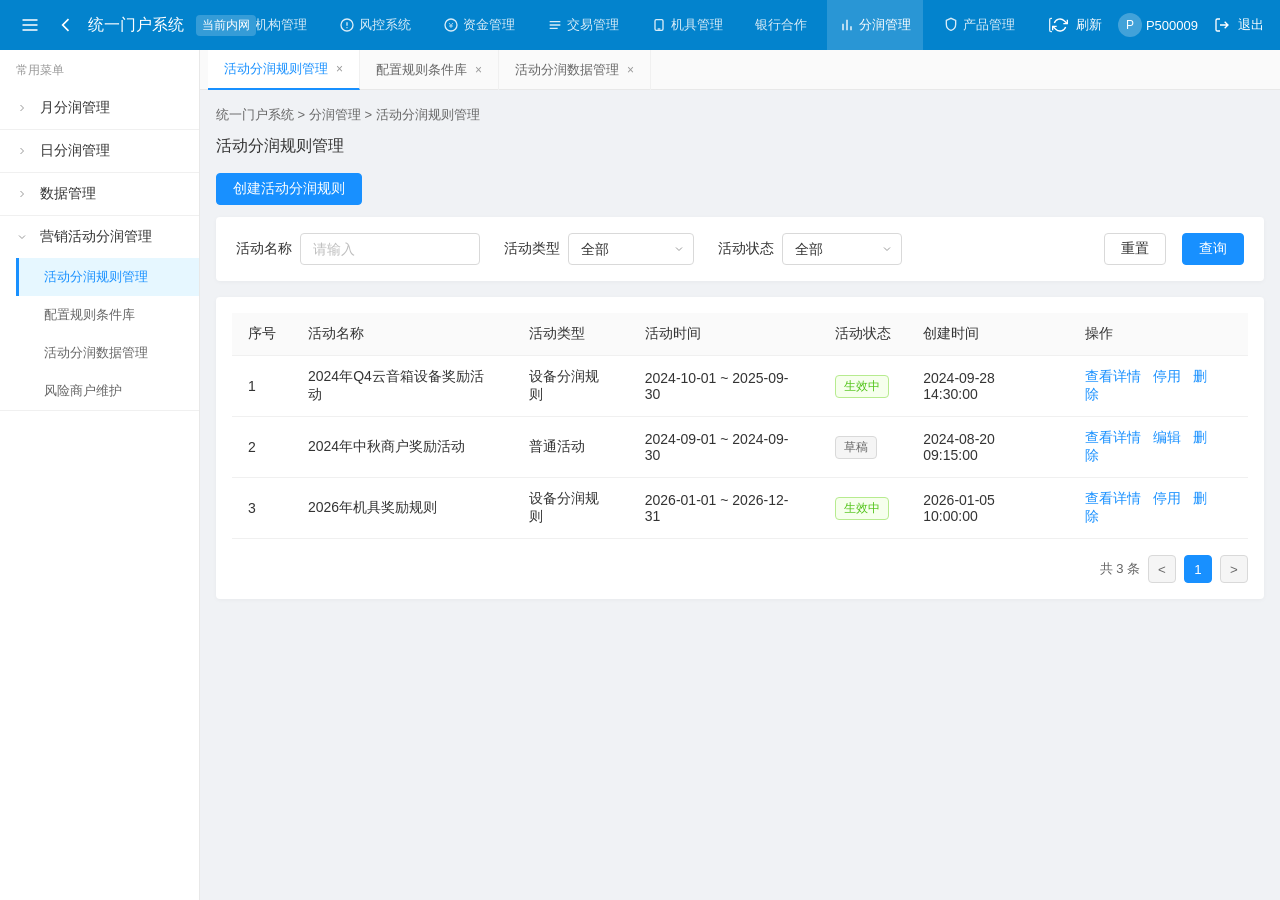
<file: index.html>
<!DOCTYPE html>
<html lang="zh-CN">
<head>
  <meta charset="UTF-8">
  <meta name="viewport" content="width=device-width, initial-scale=1.0">
  <meta http-equiv="refresh" content="0; url=activity-all.html">
  <title>26年营销活动设备奖励分润 - 原型导航</title>
  <style>
    * { box-sizing: border-box; }
    body {
      margin: 0;
      font-family: -apple-system, BlinkMacSystemFont, "Segoe UI", "PingFang SC", "Microsoft YaHei", sans-serif;
      background: #f5f7fa;
      color: #333;
    }
    .container {
      max-width: 960px;
      margin: 60px auto;
      padding: 0 24px;
    }
    h1 {
      font-size: 28px;
      font-weight: 500;
      margin-bottom: 8px;
      color: #1a1a1a;
    }
    .subtitle {
      font-size: 14px;
      color: #888;
      margin-bottom: 32px;
    }
    .card {
      background: #fff;
      border-radius: 8px;
      box-shadow: 0 1px 4px rgba(0,0,0,0.04);
      padding: 24px;
      margin-bottom: 24px;
    }
    .card h2 {
      font-size: 18px;
      font-weight: 500;
      margin: 0 0 16px 0;
      padding-bottom: 12px;
      border-bottom: 1px solid #f0f0f0;
    }
    .link-list {
      list-style: none;
      margin: 0;
      padding: 0;
    }
    .link-list li {
      display: flex;
      align-items: center;
      justify-content: space-between;
      padding: 14px 0;
      border-bottom: 1px solid #f5f5f5;
    }
    .link-list li:last-child {
      border-bottom: none;
    }
    .link-info {
      flex: 1;
    }
    .link-title {
      font-size: 15px;
      color: #333;
      margin-bottom: 4px;
    }
    .link-desc {
      font-size: 13px;
      color: #999;
    }
    .link-list a {
      display: inline-block;
      padding: 6px 16px;
      background: #0383cd;
      color: #fff;
      text-decoration: none;
      border-radius: 4px;
      font-size: 14px;
      white-space: nowrap;
    }
    .link-list a:hover {
      background: #0270b0;
    }
    .footer {
      text-align: center;
      font-size: 13px;
      color: #aaa;
      margin-top: 40px;
    }
  </style>
</head>
<body>
  <div class="container">
    <h1>26年营销活动设备奖励分润</h1>
    <div class="subtitle">可交互前端原型导航页</div>

    <div class="card">
      <h2>页面清单</h2>
      <ul class="link-list">
        <li>
          <div class="link-info">
            <div class="link-title">统一门户 - 分润管理</div>
            <div class="link-desc">原门户首页入口</div>
          </div>
          <a href="portal.html" target="_blank">打开</a>
        </li>
        <li>
          <div class="link-info">
            <div class="link-title">营销活动分润管理（聚合版）</div>
            <div class="link-desc">活动规则 / 规则条件库 / 活动数据三页合一</div>
          </div>
          <a href="activity-all.html" target="_blank">打开</a>
        </li>
        <li>
          <div class="link-info">
            <div class="link-title">活动分润规则管理</div>
            <div class="link-desc">规则列表与查询</div>
          </div>
          <a href="activity-rule.html" target="_blank">打开</a>
        </li>
        <li>
          <div class="link-info">
            <div class="link-title">创建活动分润规则</div>
            <div class="link-desc">基础信息 + 分润规则设置</div>
          </div>
          <a href="create-activity-rule.html" target="_blank">打开</a>
        </li>
        <li>
          <div class="link-info">
            <div class="link-title">配置规则条件库</div>
            <div class="link-desc">规则条件列表与创建弹窗</div>
          </div>
          <a href="rule-condition-lib.html" target="_blank">打开</a>
        </li>
        <li>
          <div class="link-info">
            <div class="link-title">规则管理</div>
            <div class="link-desc">规则集管理列表</div>
          </div>
          <a href="rule-management.html" target="_blank">打开</a>
        </li>
        <li>
          <div class="link-info">
            <div class="link-title">创建规则集</div>
            <div class="link-desc">规则集创建表单</div>
          </div>
          <a href="rule-set-create.html" target="_blank">打开</a>
        </li>
        <li>
          <div class="link-info">
            <div class="link-title">活动分润数据管理</div>
            <div class="link-desc">跑批结果查看与导出</div>
          </div>
          <a href="activity-profit-data.html" target="_blank">打开</a>
        </li>
      </ul>
    </div>

    <div class="card">
      <h2>相关文档</h2>
      <ul class="link-list">
        <li>
          <div class="link-info">
            <div class="link-title">PRD：营销活动设备奖励分润需求</div>
            <div class="link-desc">产品需求文档（Markdown）</div>
          </div>
          <a href="https://github.com/Gaohailinga/activity-device-reward-prototype/blob/main/PRD_营销活动设备奖励分润需求.md" target="_blank">查看</a>
        </li>
      </ul>
    </div>

    <div class="footer">Generated by CodeBuddy · 产品经理工作流</div>
  </div>
</body>
</html>
</file>
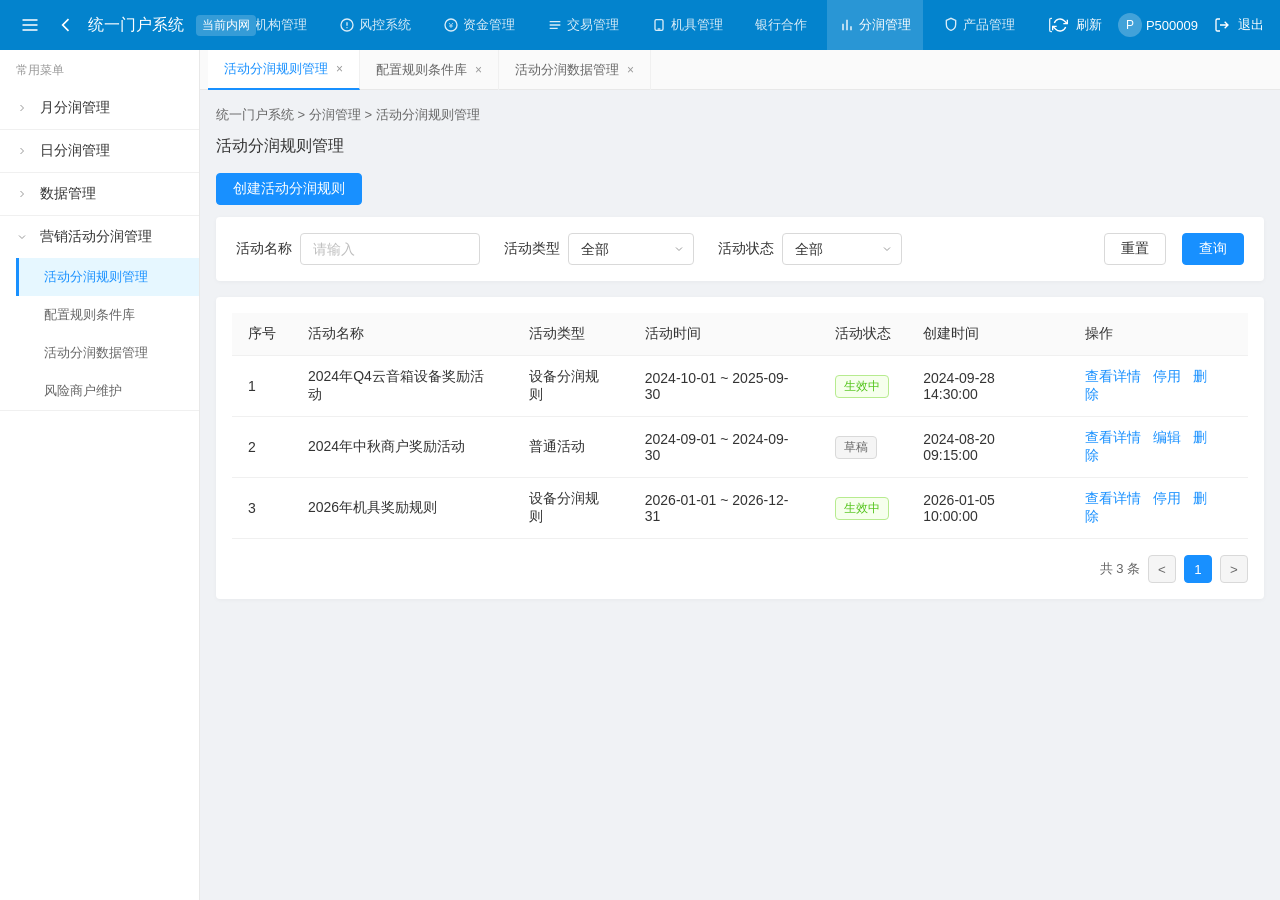
<file: activity-all.html>
<!DOCTYPE html>
<html lang="zh-CN">
<head>
  <meta charset="UTF-8">
  <meta name="viewport" content="width=device-width, initial-scale=1.0">
  <title>统一门户系统 - 营销活动分润管理</title>
  <style>
    .page.hidden { display:none; }
    :root { --primary:#0383cd; --primary-light:#1890ff; --bg:#f0f2f5; --card:#fff; --border:#d9d9d9; --text:#333; --text2:#666; --text3:#999; --danger:#ff4d4f; --success:#52c41a; --radius:4px; }
    * { box-sizing:border-box; }
    body { margin:0; font-family:-apple-system,BlinkMacSystemFont,"Segoe UI","PingFang SC","Microsoft YaHei",sans-serif; font-size:14px; color:var(--text); background:var(--bg); min-height:100vh; }
    .icon { width:16px;height:16px;fill:currentColor;vertical-align:middle;margin-right:4px; }
    .top-bar { height:50px;background:var(--primary);color:#fff;display:flex;align-items:center;justify-content:space-between;padding:0 16px;position:fixed;top:0;left:0;right:0;z-index:100; }
    .top-left { display:flex;align-items:center;gap:12px;flex-shrink:0; }
    .menu-toggle { background:none;border:none;color:#fff;cursor:pointer;padding:4px;display:flex;align-items:center; }
    .menu-toggle .icon, .back-arrow .icon { width:20px;height:20px;margin:0; }
    .back-arrow { display:flex;align-items:center;cursor:pointer; }
    .portal-title { font-size:16px;font-weight:500; }
    .env-tag { font-size:12px;color:#fff;background:rgba(255,255,255,0.2);padding:2px 6px;border-radius:var(--radius); }
    .top-nav { display:flex;align-items:center;gap:8px;overflow-x:auto;flex:1;justify-content:center;padding:0 16px; }
    .top-nav a { color:rgba(255,255,255,0.85);text-decoration:none;padding:0 12px;height:50px;display:flex;align-items:center;white-space:nowrap;font-size:13px; }
    .top-nav a.active { color:#fff;background:rgba(255,255,255,0.15);font-weight:500; }
    .nav-right { display:flex;align-items:center;gap:16px;flex-shrink:0; }
    .nav-right a { color:#fff;text-decoration:none;font-size:13px;display:flex;align-items:center;gap:4px; }
    .user-avatar { width:24px;height:24px;border-radius:50%;background:rgba(255,255,255,0.25);display:inline-flex;align-items:center;justify-content:center;font-size:12px; }
    .main-layout { display:flex;padding-top:50px;min-height:100vh; }
    .side-menu { width:200px;background:#fff;border-right:1px solid #e8e8e8;flex-shrink:0; }
    .menu-label { padding:12px 16px 8px;color:var(--text3);font-size:12px; }
    .menu-group { border-bottom:1px solid #f0f0f0; }
    .menu-title { padding:12px 16px;color:var(--text);cursor:pointer;display:flex;align-items:center;gap:8px;font-size:14px; }
    .menu-title .arrow { width:12px;height:12px;color:var(--text3);transition:transform .2s; }
    .menu-group.open .menu-title .arrow { transform:rotate(90deg); }
    .sub-menu { display:none;padding-left:16px; }
    .menu-group.open .sub-menu { display:block; }
    .sub-menu a { display:block;padding:10px 16px 10px 28px;color:var(--text2);text-decoration:none;font-size:13px;position:relative; }
    .sub-menu a.active, .sub-menu a:hover { color:var(--primary-light);background:#e6f7ff; }
    .sub-menu a.active::before { content:'';position:absolute;left:0;top:0;bottom:0;width:3px;background:var(--primary-light); }
    .main-content { flex:1;min-width:0;display:flex;flex-direction:column; }
    .tabs-bar { background:#fafafa;border-bottom:1px solid #e8e8e8;display:flex;align-items:center;padding:0 8px;height:40px;flex-shrink:0; }
    .tab-item { padding:0 16px;height:40px;display:flex;align-items:center;color:var(--text2);font-size:13px;cursor:pointer;border-right:1px solid #f0f0f0;position:relative;white-space:nowrap; }
    .tab-item.active { color:var(--primary-light);background:#fff;border-bottom:2px solid var(--primary-light); }
    .tab-item .close { margin-left:8px;color:var(--text3);font-size:12px; }
    .tab-item .close:hover { color:var(--danger); }
    .content-area { flex:1;padding:16px;overflow-y:auto; }
    .breadcrumb { color:var(--text2);font-size:13px;margin-bottom:12px; }
    .page-title { font-size:16px;font-weight:500;margin:0 0 16px; }
    .search-card { background:var(--card);border-radius:var(--radius);padding:16px 20px;margin-bottom:16px;box-shadow:0 1px 4px rgba(0,0,0,0.04); }
    .search-row { display:flex;align-items:center;gap:16px;flex-wrap:wrap; }
    .search-item { display:flex;align-items:center;gap:8px; }
    .search-item label { color:var(--text2);font-size:14px; }
    .form-input { height:32px;padding:0 12px;border:1px solid var(--border);border-radius:var(--radius);font-size:14px;color:var(--text);outline:none; }
    .form-input:focus { border-color:var(--primary-light); }
    .form-input::placeholder { color:#bfbfbf; }
    .form-select { height:32px;padding:0 28px 0 12px;border:1px solid var(--border);border-radius:var(--radius);background:#fff;font-size:14px;color:var(--text);appearance:none;background-image:url("data:image/svg+xml,%3Csvg xmlns='http://www.w3.org/2000/svg' width='12' height='12' viewBox='0 0 24 24' fill='none' stroke='%23999' stroke-width='2'%3E%3Cpath d='M6 9l6 6 6-6'/%3E%3C/svg%3E");background-repeat:no-repeat;background-position:right 8px center;min-width:120px;cursor:pointer; }
    .form-select:focus { border-color:var(--primary-light);outline:none; }
    .btn { height:32px;padding:0 16px;border-radius:var(--radius);border:1px solid var(--border);background:#fff;color:var(--text);font-size:14px;cursor:pointer;display:inline-flex;align-items:center;justify-content:center; }
    .btn:hover { border-color:var(--primary-light);color:var(--primary-light); }
    .btn-primary { background:var(--primary-light);color:#fff;border-color:var(--primary-light); }
    .btn-primary:hover { background:#40a9ff;border-color:#40a9ff;color:#fff; }
    .btn-warning { background:#fa8c16;color:#fff;border-color:#fa8c16; }
    .btn-warning:hover { background:#ffa940;border-color:#ffa940;color:#fff; }
    .btn+.btn { margin-left:8px; }
    .toolbar { display:flex;justify-content:space-between;align-items:center;margin-bottom:12px; }
    .toolbar-left { display:flex;gap:8px; }
    .table-card { background:var(--card);border-radius:var(--radius);padding:16px;box-shadow:0 1px 4px rgba(0,0,0,0.04); }
    .data-table { width:100%;border-collapse:collapse;font-size:13px; }
    .data-table th, .data-table td { padding:12px 16px;text-align:left;border-bottom:1px solid #f0f0f0; }
    .data-table th { background:#fafafa;color:var(--text2);font-weight:500; }
    .data-table tr:hover { background:#fafafa; }
    .data-table .ops a { color:var(--primary-light);text-decoration:none;margin-right:12px; }
    .data-table .ops a:hover { opacity:.85; }
    .status-tag { display:inline-block;padding:2px 8px;border-radius:var(--radius);font-size:12px; }
    .status-tag.success { background:#f6ffed;color:#52c41a;border:1px solid #b7eb8f; }
    .status-tag.draft { background:#f5f5f5;color:var(--text2);border:1px solid #d9d9d9; }
    .status-tag.danger { background:#fff1f0;color:#f5222d;border:1px solid #ffa39e; }
    .pagination { display:flex;justify-content:flex-end;align-items:center;gap:8px;margin-top:16px; }
    .page-btn { min-width:28px;height:28px;border:1px solid var(--border);background:#fff;border-radius:var(--radius);cursor:pointer;color:var(--text2); }
    .page-btn.active { background:var(--primary-light);color:#fff;border-color:var(--primary-light); }
    .page-btn:disabled { cursor:not-allowed;background:#f5f5f5; }
    .toast { position:fixed;top:70px;left:50%;transform:translateX(-50%);background:rgba(0,0,0,0.75);color:#fff;padding:10px 20px;border-radius:var(--radius);font-size:14px;z-index:1000;display:none; }
.form-section { background:var(--card);border-radius:var(--radius);padding:20px 24px;margin-bottom:16px;box-shadow:0 1px 4px rgba(0,0,0,0.04); }
.section-header { display:flex;align-items:center;gap:8px;margin-bottom:20px;cursor:pointer; }
.section-header .triangle { width:0;height:0;border-left:6px solid var(--text);border-top:4px solid transparent;border-bottom:4px solid transparent;transition:transform .2s; }
.section-header.collapsed .triangle { transform:rotate(-90deg); }
.section-title { font-size:15px;font-weight:500;color:var(--text); }
.form-row { display:flex;gap:40px;margin-bottom:16px;flex-wrap:wrap; }
.form-item { display:flex;align-items:center;gap:10px; }
.form-item.col { flex:1;min-width:280px; }
.form-item label { color:var(--text);font-size:14px;white-space:nowrap; }
.form-item .required { color:var(--danger);margin-right:2px; }
.form-input { height:32px;padding:0 12px;border:1px solid var(--border);border-radius:var(--radius);font-size:14px;color:var(--text);outline:none; }
.form-input:focus { border-color:var(--primary-light); }
.form-input::placeholder { color:#bfbfbf; }
.form-input:disabled { background:#f5f5f5; }
.form-select { height:32px;padding:0 28px 0 12px;border:1px solid var(--border);border-radius:var(--radius);background:#fff;font-size:14px;color:var(--text);appearance:none;background-image:url("data:image/svg+xml,%3Csvg xmlns='http://www.w3.org/2000/svg' width='12' height='12' viewBox='0 0 24 24' fill='none' stroke='%23999' stroke-width='2'%3E%3Cpath d='M6 9l6 6 6-6'/%3E%3C/svg%3E");background-repeat:no-repeat;background-position:right 8px center;cursor:pointer; }
.form-select:focus { border-color:var(--primary-light);outline:none; }
.date-range { display:flex;align-items:center;gap:8px; }
.date-range .form-input { width:130px; }
.switch { position:relative;display:inline-block;width:40px;height:20px; }
.switch input { opacity:0;width:0;height:0; }
.slider { position:absolute;cursor:pointer;top:0;left:0;right:0;bottom:0;background:#bfbfbf;transition:.2s;border-radius:20px; }
.slider:before { position:absolute;content:'';height:16px;width:16px;left:2px;bottom:2px;background:#fff;transition:.2s;border-radius:50%; }
input:checked + .slider { background:var(--primary-light); }
input:checked + .slider:before { transform:translateX(20px); }
.switch-label { color:var(--primary-light);font-size:14px;margin-left:8px; }
.btn { height:32px;padding:0 16px;border-radius:var(--radius);border:1px solid var(--border);background:#fff;color:var(--text);font-size:14px;cursor:pointer;display:inline-flex;align-items:center;justify-content:center; }
.btn:hover { border-color:var(--primary-light);color:var(--primary-light); }
.btn-primary { background:var(--primary-light);color:#fff;border-color:var(--primary-light); }
.btn-primary:hover { background:#40a9ff;border-color:#40a9ff;color:#fff; }
.btn-sm { height:28px;padding:0 12px;font-size:13px; }
.btn-icon { width:32px;height:32px;padding:0;justify-content:center; }
.btn-icon .icon { margin:0; }
.link { color:var(--primary-light);text-decoration:none;font-size:14px; }
.link:hover { opacity:.85; }
.rule-block { background:#fafafa;border:1px solid #f0f0f0;border-radius:var(--radius); }
.rule-block-header { display:flex;align-items:center;justify-content:space-between;padding:12px 16px;border-bottom:1px solid #f0f0f0;cursor:pointer; }
.rule-block-header .left { display:flex;align-items:center;gap:8px; }
.rule-block-header .arrow { width:12px;height:12px;color:var(--text3);transition:transform .2s; }
.rule-block.collapsed .arrow { transform:rotate(-90deg); }
.rule-block-body { padding:20px 24px;background:#fafafa; }
.rule-block.collapsed .rule-block-body { display:none; }
.nested-form-item { display:flex;align-items:flex-start;margin-bottom:18px; }
.nested-form-item:last-child { margin-bottom:0; }
.nested-form-row { display:flex;align-items:flex-start;gap:20px; }
.nested-form-row > .nested-form-item { flex:1;min-width:0;margin-bottom:0; }
.nested-form-row > .nested-form-item > .nested-label { width:100px;min-width:100px;text-align:left;padding-right:0; }
.nested-label { width:160px;text-align:right;padding-right:12px;padding-top:6px;color:var(--text);font-size:14px;flex-shrink:0; }
.nested-label .required { color:var(--danger);margin-right:4px; }
.nested-control { flex:1;min-width:0; }
.rule-type-select { border:none;background-color:transparent;padding:0 18px 0 0;border-radius:0;appearance:none;background-image:url("data:image/svg+xml,%3Csvg xmlns='http://www.w3.org/2000/svg' width='12' height='12' viewBox='0 0 24 24' fill='none' stroke='%23999' stroke-width='2'%3E%3Cpath d='M6 9l6 6 6-6'/%3E%3C/svg%3E");background-repeat:no-repeat;background-position:right 0 center;color:var(--text);font-size:14px;height:auto;line-height:inherit;cursor:pointer;outline:none;vertical-align:middle; }
.rule-type-select option { color:var(--text);background:#fff; }
.upload-zone { border:1px dashed var(--border);border-radius:var(--radius);min-height:60px;padding:12px;background:#fff;display:flex;flex-direction:column;gap:8px; }
.upload-tip { color:var(--text3);font-size:13px;margin:0; }
.file-list { display:flex;flex-wrap:wrap;gap:8px; }
.file-tag { display:inline-flex;align-items:center;gap:6px;padding:4px 10px;background:#f0f5ff;color:var(--primary-light);border:1px solid #d6e4ff;border-radius:var(--radius);font-size:13px; }
.file-tag .del { cursor:pointer;color:var(--text3); }
.section-subtitle { display:flex;align-items:center;justify-content:space-between;margin-bottom:12px; }
.section-subtitle h4 { margin:0;font-size:14px;font-weight:500;color:var(--text); }
.rule-type-group { display:inline-flex;border:1px solid var(--border);border-radius:var(--radius);overflow:hidden; }
.rule-type-btn { padding:6px 16px;background:#fff;border:none;border-right:1px solid var(--border);cursor:pointer;font-size:14px;color:var(--text); }
.rule-type-btn:last-child { border-right:none; }
.rule-type-btn:hover { color:var(--primary-light); }
.rule-type-btn.active { background:var(--primary-light);color:#fff; }
.rule-title-line { display:flex;align-items:center;margin-bottom:12px;color:var(--text);font-weight:500; }
.rule-title-line::after { content:'';flex:1;height:1px;background:#e8e8e8;margin-left:12px; }
.radio-group { display:flex;flex-direction:column;gap:10px; }
.radio { display:inline-flex;align-items:center;gap:6px;cursor:pointer;font-size:14px; }
.radio-desc { color:var(--text3);font-size:12px;margin:4px 0 0 22px; }
.reward-standard-box { border:1px dashed var(--border);border-radius:var(--radius);padding:16px;background:#fff;display:inline-block;min-width:420px; }
.merchant-rule-box { border:1px solid var(--border);border-radius:var(--radius);padding:16px;background:#fff; }
.step-row { display:flex;align-items:center;gap:8px;margin-bottom:10px;flex-wrap:wrap; }
.step-row .btn-icon { width:28px;height:28px; }
.ratio-inputs { margin:10px 0 0 22px;display:flex;flex-direction:column;gap:10px; }
.ratio-row { display:flex;align-items:center;gap:8px; }
.dashed-box { border:1px dashed var(--border);border-radius:var(--radius);padding:16px;background:#fff;display:inline-block;min-width:420px; }
.radio-label { display:flex;align-items:center;gap:8px;cursor:pointer;font-size:14px; }
.radio-label input { margin:0; }
.radio-main { display:flex;align-items:center;gap:8px; }
.radio-desc { color:var(--text2);font-size:13px;margin-left:22px;margin-top:4px; }
.reward-mode-group { display:flex;flex-direction:column;gap:12px; }
.ladder-row { display:flex;align-items:center;gap:8px;margin-bottom:10px;flex-wrap:wrap; }
.ladder-row .btn-icon { width:28px;height:28px; }
.ladder-row .form-input { width:90px; }
.ladder-label { color:var(--text2);font-size:13px;white-space:nowrap; }
.inline-hint { color:var(--primary-light);font-size:13px;margin-left:8px; }
.form-actions { display:flex;justify-content:center;gap:12px;margin-top:24px; }
.form-actions .btn { min-width:88px; }
.toast { position:fixed;top:70px;left:50%;transform:translateX(-50%);background:rgba(0,0,0,0.75);color:#fff;padding:10px 20px;border-radius:var(--radius);font-size:14px;z-index:1000;display:none; }
  :root { --primary:#0383cd; --primary-light:#1890ff; --bg:#f0f2f5; --card:#fff; --border:#d9d9d9; --text:#333; --text2:#666; --text3:#999; --danger:#ff4d4f; --radius:4px; --cyan:#13c2c2; --cyan-hover:#36cfc9; }
.menu-toggle .icon { width:20px;height:20px;margin:0; }
.section-header { display:flex;align-items:center;gap:8px;margin-bottom:12px;cursor:pointer;user-select:none; }
.section-title { font-size:14px;font-weight:500;color:var(--text); }
.search-area { background:var(--card);border-radius:var(--radius);padding:20px 24px;margin-bottom:16px;box-shadow:0 1px 4px rgba(0,0,0,0.04); }
.search-row { display:flex;gap:24px;flex-wrap:wrap;margin-bottom:16px; }
.search-row:last-child { margin-bottom:0; }
.search-item label { color:var(--text);font-size:14px;white-space:nowrap; }
.form-input:disabled { background:#f5f5f5;color:var(--text3); }
.btn:hover { opacity:.9; }
.btn-primary:hover { background:#40a9ff;border-color:#40a9ff; }
.btn-export { background:var(--primary-light);color:#fff;border-color:var(--primary-light); }
.btn-create { background:var(--primary-light);color:#fff;border-color:var(--primary-light); }
.btn-download { background:#fff;color:var(--primary-light);border-color:var(--primary-light); }
.btn-download:hover { background:#e6f7ff; }
.btn-reset { background:#fff;color:var(--text);border-color:var(--border); }
.btn-reset:hover { border-color:var(--primary-light);color:var(--primary-light); }
.btn-search { background:var(--cyan);color:#fff;border-color:var(--cyan); }
.btn-search:hover { background:var(--cyan-hover);border-color:var(--cyan-hover); }
.search-actions { display:flex;gap:8px; }
.search-actions-right { margin-left:auto;display:flex;gap:8px; }
.result-area { background:var(--card);border-radius:var(--radius);padding:20px 24px;box-shadow:0 1px 4px rgba(0,0,0,0.04); }
.data-table { width:100%;border-collapse:collapse;font-size:14px; }
.data-table th { background:#fafafa;color:var(--text);font-weight:500;text-align:left;padding:12px 16px;border-bottom:1px solid #f0f0f0;white-space:nowrap; }
.data-table td { padding:12px 16px;border-bottom:1px solid #f0f0f0;color:var(--text); }
.data-table tbody tr:hover td { background:#e6f7ff; }
.data-table .empty { text-align:center;color:var(--text3);padding:40px 0; }
.table-actions a { color:var(--primary-light);text-decoration:none;margin-right:10px; }
.table-actions a:hover { opacity:.8; }
.table-actions a:last-child { margin-right:0; }
.pagination .btn { min-width:28px;padding:0 8px;height:28px;font-size:13px; }
.pagination .btn.active { background:var(--primary-light);color:#fff;border-color:var(--primary-light); }
.modal-mask { position:fixed;inset:0;background:rgba(0,0,0,0.45);display:none;align-items:center;justify-content:center;z-index:200; }
.modal-mask.show { display:flex; }
.modal { background:#fff;border-radius:var(--radius);width:640px;max-width:90%;box-shadow:0 4px 12px rgba(0,0,0,0.15); }
.modal-header { display:flex;justify-content:space-between;align-items:center;padding:16px 24px;border-bottom:1px solid #f0f0f0; }
.modal-title { font-size:16px;font-weight:500;color:var(--text);margin:0; }
.modal-close { background:none;border:none;font-size:18px;color:var(--text3);cursor:pointer;width:28px;height:28px;display:flex;align-items:center;justify-content:center; }
.modal-close:hover { color:var(--text); }
.modal-body { padding:24px; }
.modal-footer { padding:10px 24px 24px;display:flex;justify-content:center;gap:12px; }
.form-row-modal { display:flex;gap:24px;margin-bottom:16px; }
.form-item-modal { display:flex;flex:1;align-items:center;gap:8px;min-width:0; }
.form-item-modal.full { width:100%; }
.form-item-modal label { width:110px;text-align:right;color:var(--text);font-size:14px;flex-shrink:0;white-space:nowrap; }
.form-item-modal .required { color:var(--danger);margin-right:2px; }
.form-item-modal .form-input, .form-item-modal .form-select { flex:1;min-width:0; }
.form-item-modal textarea.form-input { height:80px;padding:8px 12px;resize:vertical; }
.condition-input-wrap { flex:1;min-width:0; }
.condition-prefix { display:flex;align-items:center;gap:8px; }
.condition-prefix .prefix-text, .condition-prefix .prefix-unit { color:var(--text);font-size:14px;white-space:nowrap; }
.condition-prefix .prefix-number { width:120px;flex:none; }
.condition-prefix .prefix-between { display:flex;align-items:center;gap:8px; }
.form-item-modal.align-center { align-items:flex-start; }
.form-item-modal.align-center label { margin-top:8px; }
.condition-hint { font-size:11px;color:#aaa;margin:4px 0 0 0;line-height:1.4; }
.search-select { position:relative;flex:1;min-width:0; }
.search-select input { width:100%;padding-right:28px; }
.search-select-icon { position:absolute;right:8px;top:50%;transform:translateY(-50%);color:var(--text3);pointer-events:none; }
.search-select-dropdown { position:absolute;top:100%;left:0;right:0;margin-top:4px;border:1px solid var(--border);border-radius:var(--radius);background:#fff;box-shadow:0 2px 8px rgba(0,0,0,0.15);display:none;max-height:220px;overflow-y:auto;z-index:10; }
.search-select-dropdown.show { display:block; }
.search-select-option { padding:8px 12px;cursor:pointer;font-size:14px;color:var(--text); }
.search-select-option:hover, .search-select-option.selected { background:#e6f7ff; }
.date-field { position:relative; }
.date-field .form-input { width:130px;padding-right:28px; }
.date-field .calendar-icon { position:absolute;right:8px;top:50%;transform:translateY(-50%);color:var(--text3);pointer-events:none;width:14px;height:14px;margin:0; }
.status-enable { color:#52c41a; }
.status-disable { color:#ff4d4f; }
.status-yes { color:#52c41a; }
.status-no { color:#ff4d4f; }
.text-right { text-align:right; }
.table-scroll { overflow-x:auto; }
.form-row-modal.hidden { display:none; }
.checkbox-label { display:inline-flex;align-items:center;gap:8px;cursor:pointer;font-size:14px; }
.checkbox-label input { display:none; }
.checkbox-box { width:16px;height:16px;border:1px solid var(--border);border-radius:2px;display:inline-flex;align-items:center;justify-content:center;background:#fff;transition:.2s; }
.checkbox-label input:checked + .checkbox-box { background:var(--primary-light);border-color:var(--primary-light); }
.checkbox-label input:checked + .checkbox-box::after { content:'✓';color:#fff;font-size:12px; }
.checkbox-tip { color:var(--text3);font-size:13px;margin-left:12px; }
.condition-cycle { display:flex;align-items:center;gap:8px;flex-wrap:wrap;color:var(--text);font-size:14px; }
.cycle-input { width:70px;text-align:center; }
  </style>
</head>
<body>
  <svg width="0" height="0" style="position:absolute;visibility:hidden">
    <defs>
      <symbol id="icon-menu" viewBox="0 0 24 24"><path d="M3 6h18M3 12h18M3 18h18" stroke="currentColor" stroke-width="2" fill="none"/></symbol>
      <symbol id="icon-back" viewBox="0 0 24 24"><path d="M15 19l-7-7 7-7" stroke="currentColor" stroke-width="2" fill="none"/></symbol>
      <symbol id="icon-user" viewBox="0 0 24 24"><circle cx="12" cy="8" r="4" stroke="currentColor" stroke-width="2" fill="none"/><path d="M4 20c0-4 4-6 8-6s8 2 8 6" stroke="currentColor" stroke-width="2" fill="none"/></symbol>
      <symbol id="icon-org" viewBox="0 0 24 24"><circle cx="12" cy="12" r="9" stroke="currentColor" stroke-width="2" fill="none"/><circle cx="12" cy="12" r="3" fill="currentColor"/></symbol>
      <symbol id="icon-risk" viewBox="0 0 24 24"><circle cx="12" cy="12" r="9" stroke="currentColor" stroke-width="2" fill="none"/><path d="M12 8v5" stroke="currentColor" stroke-width="2"/><circle cx="12" cy="16" r="1" fill="currentColor"/></symbol>
      <symbol id="icon-money" viewBox="0 0 24 24"><circle cx="12" cy="12" r="9" stroke="currentColor" stroke-width="2" fill="none"/><text x="12" y="16" text-anchor="middle" font-size="12" fill="currentColor">¥</text></symbol>
      <symbol id="icon-trans" viewBox="0 0 24 24"><path d="M4 7h16M4 12h16M4 17h12" stroke="currentColor" stroke-width="2" fill="none"/></symbol>
      <symbol id="icon-device" viewBox="0 0 24 24"><rect x="6" y="4" width="12" height="16" rx="2" stroke="currentColor" stroke-width="2" fill="none"/><path d="M10 18h4" stroke="currentColor" stroke-width="2"/></symbol>
      <symbol id="icon-profit" viewBox="0 0 24 24"><path d="M6 20V10M12 20V4M18 20v-6" stroke="currentColor" stroke-width="2" fill="none"/></symbol>
      <symbol id="icon-product" viewBox="0 0 24 24"><path d="M5 5l7-3 7 3v6c0 5-3 8-7 9-4-1-7-4-7-9V5z" stroke="currentColor" stroke-width="2" fill="none"/></symbol>
      <symbol id="icon-file" viewBox="0 0 24 24"><path d="M14 2H6a2 2 0 00-2 2v16a2 2 0 002 2h12a2 2 0 002-2V8z" stroke="currentColor" stroke-width="2" fill="none"/><path d="M14 2v6h6M8 13h8M8 17h5" stroke="currentColor" stroke-width="2" fill="none"/></symbol>
      <symbol id="icon-refresh" viewBox="0 0 24 24"><path d="M23 4v6h-6M1 20v-6h6" stroke="currentColor" stroke-width="2" fill="none"/><path d="M3.51 9a9 9 0 0114.85-3.36L23 10M1 14l4.64 4.36A9 9 0 0020.49 15" stroke="currentColor" stroke-width="2" fill="none"/></symbol>
      <symbol id="icon-exit" viewBox="0 0 24 24"><path d="M9 21H5a2 2 0 01-2-2V5a2 2 0 012-2h4M16 17l5-5-5-5M21 12H9" stroke="currentColor" stroke-width="2" fill="none"/></symbol>
      <symbol id="icon-arrow-right" viewBox="0 0 24 24"><path d="M9 18l6-6-6-6" stroke="currentColor" stroke-width="2" fill="none"/></symbol>
      <symbol id="icon-list" viewBox="0 0 24 24"><path d="M8 6h13M8 12h13M8 18h13M3 6h.01M3 12h.01M3 18h.01" stroke="currentColor" stroke-width="2" fill="none"/></symbol>
      <symbol id="icon-tag" viewBox="0 0 24 24"><path d="M20.59 13.41l-7.17 7.17a2 2 0 01-2.83 0L2 12V2h10l8.59 8.59a2 2 0 010 2.82zM7 7h.01" stroke="currentColor" stroke-width="2" fill="none"/></symbol>
      <symbol id="icon-close" viewBox="0 0 24 24"><path d="M18 6L6 18M6 6l12 12" stroke="currentColor" stroke-width="2" fill="none"/></symbol>
    </defs>
  </svg>

  <header class="top-bar">
    <div class="top-left">
      <button class="menu-toggle"><svg class="icon"><use href="#icon-menu"/></svg></button>
      <span class="back-arrow"><svg class="icon"><use href="#icon-back"/></svg></span>
      <span class="portal-title">统一门户系统</span>
      <span class="env-tag">当前内网</span>
    </div>
    <nav class="top-nav">
      <a href="#"><svg class="icon"><use href="#icon-user"/></svg>用户管理</a>
      <a href="#"><svg class="icon"><use href="#icon-org"/></svg>机构管理</a>
      <a href="#"><svg class="icon"><use href="#icon-risk"/></svg>风控系统</a>
      <a href="#"><svg class="icon"><use href="#icon-money"/></svg>资金管理</a>
      <a href="#"><svg class="icon"><use href="#icon-trans"/></svg>交易管理</a>
      <a href="#"><svg class="icon"><use href="#icon-device"/></svg>机具管理</a>
      <a href="#">银行合作</a>
      <a href="#" class="active"><svg class="icon"><use href="#icon-profit"/></svg>分润管理</a>
      <a href="#"><svg class="icon"><use href="#icon-product"/></svg>产品管理</a>
      <a href="#"><svg class="icon"><use href="#icon-file"/></svg>档案系统</a>
      <a href="#">更多</a>
    </nav>
    <div class="nav-right">
      <a href="#"><svg class="icon"><use href="#icon-refresh"/></svg>刷新</a>
      <a href="#"><span class="user-avatar">P</span>P500009</a>
      <a href="#"><svg class="icon"><use href="#icon-exit"/></svg>退出</a>
    </div>
  </header>

  <div class="main-layout">
    <aside class="side-menu">
      <div class="menu-label">常用菜单</div>
      <div class="menu-group"><div class="menu-title"><svg class="icon arrow"><use href="#icon-arrow-right"/></svg>月分润管理</div></div>
      <div class="menu-group"><div class="menu-title"><svg class="icon arrow"><use href="#icon-arrow-right"/></svg>日分润管理</div></div>
      <div class="menu-group"><div class="menu-title"><svg class="icon arrow"><use href="#icon-arrow-right"/></svg>数据管理</div></div>
      <div class="menu-group open">
        <div class="menu-title"><svg class="icon arrow"><use href="#icon-arrow-right"/></svg>营销活动分润管理</div>
        <div class="sub-menu">
          <a href="#" class="active" data-page="page-rule">活动分润规则管理</a>
          <a href="#" data-page="page-lib">配置规则条件库</a>
          <a href="#" data-page="page-data">活动分润数据管理</a>
          <a href="#">风险商户维护</a>
        </div>
      </div>
    </aside>

    <main class="main-content">
      <div class="tabs-bar">
        <div class="tab-item active" data-page="page-rule">活动分润规则管理<span class="close">×</span></div>
        <div class="tab-item" data-page="page-lib">配置规则条件库<span class="close">×</span></div>
        <div class="tab-item" data-page="page-data">活动分润数据管理<span class="close">×</span></div>
      </div>

      <div class="page" id="page-rule">
        <div class="content-area" id="page-rule-list">
          <div class="breadcrumb">统一门户系统 &gt; 分润管理 &gt; 活动分润规则管理</div>
<h2 class="page-title">活动分润规则管理</h2>
<div class="toolbar">
<div class="toolbar-left">
<button class="btn btn-primary" id="btnCreateRule">创建活动分润规则</button>
</div>
</div>
<div class="search-card">
<div class="search-row">
<div class="search-item">
<label>活动名称</label>
<input class="form-input" placeholder="请输入" style="width:180px;" type="text"/>
</div>
<div class="search-item">
<label>活动类型</label>
<select class="form-select">
<option>全部</option>
<option>普通活动</option>
<option>设备分润规则</option>
</select>
</div>
<div class="search-item">
<label>活动状态</label>
<select class="form-select">
<option>全部</option>
<option>生效中</option>
<option>已失效</option>
</select>
</div>
<div class="search-item" style="margin-left:auto;">
<button class="btn">重置</button>
<button class="btn btn-primary">查询</button>
</div>
</div>
</div>
<div class="table-card">
<table class="data-table">
<thead>
<tr>
<th>序号</th>
<th>活动名称</th>
<th>活动类型</th>
<th>活动时间</th>
<th>活动状态</th>
<th>创建时间</th>
<th>操作</th>
</tr>
</thead>
<tbody>
<tr>
<td>1</td>
<td>2024年Q4云音箱设备奖励活动</td>
<td>设备分润规则</td>
<td>2024-10-01 ~ 2025-09-30</td>
<td><span class="status-tag success">生效中</span></td>
<td>2024-09-28 14:30:00</td>
<td class="ops"><a href="#">查看详情</a><a href="#">停用</a><a href="#">删除</a></td>
</tr>
<tr>
<td>2</td>
<td>2024年中秋商户奖励活动</td>
<td>普通活动</td>
<td>2024-09-01 ~ 2024-09-30</td>
<td><span class="status-tag draft">草稿</span></td>
<td>2024-08-20 09:15:00</td>
<td class="ops"><a href="#">查看详情</a><a href="#">编辑</a><a href="#">删除</a></td>
</tr>
<tr>
<td>3</td>
<td>2026年机具奖励规则</td>
<td>设备分润规则</td>
<td>2026-01-01 ~ 2026-12-31</td>
<td><span class="status-tag success">生效中</span></td>
<td>2026-01-05 10:00:00</td>
<td class="ops"><a href="#">查看详情</a><a href="#">停用</a><a href="#">删除</a></td>
</tr>
</tbody>
</table>
<div class="pagination">
<span style="color:var(--text2);font-size:13px;">共 3 条</span>
<button class="page-btn" disabled="">&lt;</button>
<button class="page-btn active">1</button>
<button class="page-btn" disabled="">&gt;</button>
</div>
</div>
        </div>
      </div>

      <div class="page hidden" id="page-create">
        <!-- 创建活动分润规则 -->
<div class="form-section">
<div class="section-header" id="basicHeader">
<span class="triangle"></span>
<span class="section-title">创建活动分润规则</span>
</div>
<div class="section-body" id="basicBody">
<div class="form-row">
<div class="form-item col">
<label><span class="required">*</span>活动名称：</label>
<input class="form-input" placeholder="请输入" style="width:240px;" type="text"/>
</div>
<div class="form-item col">
<label><span class="required">*</span>活动状态：</label>
<label class="switch"><input checked="" id="activitySwitch" type="checkbox"/><span class="slider"></span></label>
<span class="switch-label" id="switchLabel">启用</span>
</div>
</div>
<div class="form-row">
<div class="form-item col">
<label><span class="required">*</span>活动时间：</label>
<div class="date-range">
<input class="form-input" placeholder="开始日期" type="text"/>
<span>~</span>
<input class="form-input" placeholder="结束日期" type="text"/>
</div>
</div>
<div class="form-item col">
<label>匹配外表活动：</label>
<select class="form-select" style="width:240px;">
<option value="">请选择匹配外表活动</option>
<option value="1">2024年Q4云音箱活动</option>
<option value="2">2026年机具奖励活动</option>
</select>
</div>
</div>
</div>
</div>
<!-- 分润规则设置 -->
<div class="form-section">
<div class="section-subtitle">
<h4>分润规则设置</h4>
<a class="link" href="#" id="addRuleSet">+新增规则集</a>
</div>
<div class="rule-block" id="ruleSet1">
<div class="rule-block-header" data-target="ruleSet1Body">
<div class="left">
<svg class="icon arrow"><use href="#icon-arrow-down"></use></svg>
<span>规则集1</span>
</div>
</div>
<div class="rule-block-body" id="ruleSet1Body">
<div class="nested-form-item">
<label class="nested-label"><span class="required">*</span>规则集名称：</label>
<div class="nested-control">
<div style="display:flex;align-items:center;gap:8px;">
<input class="form-input" id="ruleSetName" style="width:220px;" type="text" value="规则集1"/>
<button class="btn btn-sm" id="btnRename">重命名</button>
<button class="btn btn-sm" id="btnDelete">删除</button>
</div>
</div>
</div>
<div class="nested-form-item">
<label class="nested-label">应用时间：</label>
<div class="nested-control">
<div class="date-range">
<input class="form-input" placeholder="开始日期" type="text"/>
<span>~</span>
<input class="form-input" placeholder="结束日期" type="text"/>
</div>
</div>
</div>
<div class="nested-form-row">
<div class="nested-form-item">
<label class="nested-label"><span class="required">*</span>参与机构：</label>
<div class="nested-control">
<button class="btn btn-sm" id="btnImportOrg"><svg class="icon"><use href="#icon-file"></use></svg>导入</button>
<a class="link" href="#" style="margin-left:12px;">下载模板</a>
<div class="upload-zone" style="margin-top:10px;">
<p class="upload-tip">暂无导入机构数据，请先下载模板并按模板格式填写后导入。</p>
<div class="file-list" id="orgFileList"></div>
</div>
</div>
</div>
<div class="nested-form-item" id="snImportItem" style="display:none;">
<label class="nested-label"><span class="required">*</span>设备SN导入：</label>
<div class="nested-control">
<button class="btn btn-sm" id="btnImportSn"><svg class="icon"><use href="#icon-file"></use></svg>导入</button>
<a class="link" href="#" style="margin-left:12px;">下载模板</a>
<div class="upload-zone" style="margin-top:10px;">
<p class="upload-tip">暂无导入设备数据，请先下载模板并按模板格式填写后导入。</p>
<div class="file-list" id="snFileList"></div>
</div>
</div>
</div>
</div>
<div class="nested-form-item">
<div class="nested-label">
<span class="required">*</span>
<select class="rule-type-select" id="ruleTypeSelect">
<option value="device">机具规则奖励</option>
<option value="merchant">商户规则条件</option>
<option value="2026-device">26年设备规则奖励</option>
</select>
</div>
<div class="nested-control">
<select class="form-select" id="ruleConditionLib" style="width:260px;">
<option value="">请选择对应规则</option>
<option value="d1">2024年Q4云音箱活动规则</option>
<option value="d2">传统POS激活奖励规则</option>
</select>
</div>
</div>
<div id="normalRuleFields" style="display:none;">
<div class="nested-form-item">
<label class="nested-label"><span class="required">*</span>奖励规则条件：</label>
<div class="nested-control">
<select class="form-select" id="selectRuleCondition" style="width:160px;">
<option value="">请选择</option>
<option selected="" value="count">按笔数奖励</option>
<option value="amount">按金额奖励</option>
</select>
</div>
</div>
<div class="nested-form-item">
<label class="nested-label"><span class="required">*</span>奖励标准：</label>
<div class="nested-control">
<div class="upload-zone" style="min-height:120px;">
<p class="upload-tip">请配置奖励标准</p>
</div>
</div>
</div>
</div>
<div id="device2026Fields" style="display:none;">
<div class="nested-form-item">
<label class="nested-label"><span class="required">*</span>奖励规则条件：</label>
<div class="nested-control">
<select class="form-select" id="selectRuleCondition2026" style="width:220px;">
<option value="">请选择</option>
</select>
</div>
</div>
<div class="nested-form-item">
<label class="nested-label"></label>
<div class="nested-control">
<div class="reward-mode-group">
<label class="radio-label">
<input checked="" name="rewardMode" type="radio" value="mode1"/>
<span class="radio-main">奖励模式一</span>
</label>
<p class="radio-desc">计数奖励=考核达标数目*奖励标准</p>
<div class="nested-form-item" style="margin:12px 0 0 22px;">
<label class="nested-label" style="width:auto;min-width:auto;padding-right:8px;"><span class="required">*</span>奖励目标：</label>
<div class="nested-control" style="flex:0 0 auto;">
<select class="form-select" style="width:160px;">
<option value="">请选择奖励目标</option>
<option selected="" value="deviceCount">机具数</option>
</select>
</div>
<label class="nested-label" style="width:auto;min-width:auto;padding-right:8px;margin-left:24px;">奖励系数：</label>
<div class="nested-control" style="flex:0 0 auto;">
<input class="form-input" placeholder="请输入" style="width:120px;" type="text"/>
</div>
</div>
<div class="nested-form-item" style="margin:8px 0 0 22px;">
<label class="nested-label" style="width:auto;min-width:auto;padding-right:8px;"><span class="required">*</span>奖励标准：</label>
<div class="nested-control">
<input class="form-input" placeholder="请输入" style="width:120px;" type="text"/>
<span style="color:var(--text2);font-size:13px;margin-left:8px;">台/目标单位</span>
</div>
</div>
</div>
</div>
</div>
</div>
</div>
</div>
<div class="form-actions">
<button class="btn" id="btnCancel">取消</button>
<button class="btn btn-primary" id="btnSave">保存</button>
</div>
      </div>
      </div>

      <div class="page hidden" id="page-lib">
        <div class="content-area">
          <div class="search-area">
          <div class="section-header" id="lib-searchHeader">
            <span class="triangle"></span>
            <span class="section-title">查询条件</span>
          </div>
          <div id="lib-searchBody">
            <div class="search-row">
              <div class="search-item">
                <label>规则条件编号：</label>
                <input type="text" class="form-input" id="lib-filterCode" placeholder="请输入" style="width:180px;">
              </div>
              <div class="search-item">
                <label>规则条件名称：</label>
                <input type="text" class="form-input" id="lib-filterName" placeholder="请输入" style="width:180px;">
              </div>
              <div class="search-item">
                <label>规则条件归属：</label>
                <select class="form-select" id="lib-filterBelong" style="width:160px;">
                  <option value="">全部</option>
                  <option value="商户规则条件库">商户规则条件库</option>
                  <option value="奖励规则条件库">奖励规则条件库</option>
                  <option value="机具规则条件库">机具规则条件库</option>
                  <option value="机具奖励条件库">机具奖励条件库</option>
                  <option value="2026年机具规则条件库">2026年机具规则条件库</option>
                  <option value="2026年机具奖励条件库">2026年机具奖励条件库</option>
                </select>
              </div>
            </div>
            <div class="search-row">
              <div class="search-actions">
                <button class="btn btn-export" id="lib-btnExport">导出</button>
                <button class="btn btn-create" id="lib-btnCreate">创建规则条件</button>
                <button class="btn btn-download" id="lib-btnDownloadTemplate">下载规则条件模板库</button>
              </div>
              <div class="search-actions-right">
                <button class="btn btn-reset" id="lib-btnReset">重置</button>
                <button class="btn btn-search" id="lib-btnSearch">查询</button>
              </div>
            </div>
          </div>
        </div>
        <div class="result-area">
          <div class="section-header" id="lib-resultHeader">
            <span class="triangle"></span>
            <span class="section-title">查询结果</span>
          </div>
          <div id="lib-resultBody">
            <table class="data-table" id="ruleTable">
              <thead>
                <tr>
                  <th>序号</th>
                  <th>规则条件编号</th>
                  <th>规则条件名称</th>
                  <th>规则条件归属</th>
                  <th>规则条件描述</th>
                  <th>创建时间</th>
                  <th>操作</th>
                </tr>
              </thead>
              <tbody id="lib-ruleTableBody">
              </tbody>
            </table>
            <div class="pagination" id="pagination">
              <button class="btn">上一页</button>
              <button class="btn active">1</button>
              <button class="btn">2</button>
              <button class="btn">3</button>
              <button class="btn">下一页</button>
            </div>
          </div>
        </div>
        </div>
        <div class="modal-mask" id="lib-createModal">
          <div class="modal">
            <div class="modal-header">
              <h3 class="modal-title">创建规则条件</h3>
              <button class="modal-close" id="lib-btnCloseModal">×</button>
            </div>
            <div class="modal-body">
              <div class="form-row-modal">
                <div class="form-item-modal">
                  <label><span class="required">*</span>规则条件名称：</label>
                  <input type="text" class="form-input" id="lib-modalName" placeholder="请输入">
                </div>
                <div class="form-item-modal">
                  <label>规则条件编号：</label>
                  <input type="text" class="form-input" id="lib-modalCode" placeholder="请输入" disabled>
                </div>
              </div>
              <div class="form-row-modal">
                <div class="form-item-modal">
                  <label><span class="required">*</span>规则条件归属：</label>
                  <select class="form-select" id="lib-modalBelong">
                    <option value="">请选择</option>
                    <option value="机具奖励条件库" selected>机具奖励条件库</option>
                    <option value="商户规则条件库">商户规则条件库</option>
                    <option value="机具规则条件库">机具规则条件库</option>
                    <option value="奖励规则条件库">奖励规则条件库</option>
                    <option value="2026年机具规则条件库">2026年机具规则条件库</option>
                    <option value="2026年机具奖励条件库">2026年机具奖励条件库</option>
                  </select>
                </div>
                <div class="form-item-modal">
                  <label><span class="required">*</span>规则条件模板：</label>
                  <div class="search-select">
                    <input type="text" class="form-input" id="lib-modalTemplate" placeholder="请选择" value="机具月交易金额" readonly>
                    <svg class="icon search-select-icon"><use href="#icon-arrow-down"/></svg>
                    <div class="search-select-dropdown" id="lib-modalTemplateDropdown">
                      <div class="search-select-option selected" data-value="机具月交易金额">机具月交易金额</div>
                      <div class="search-select-option" data-value="机具月交易笔数">机具月交易笔数</div>
                    </div>
                  </div>
                </div>
              </div>
              <div class="form-row-modal" id="lib-normalConditionRow">
                <div class="form-item-modal full align-center">
                  <label><span class="required">*</span>规则条件：</label>
                  <div class="condition-input-wrap" id="lib-modalConditionWrap">
                    <textarea class="form-input" id="lib-modalCondition" placeholder="请输入"></textarea>
                    <div class="condition-prefix" id="lib-modalConditionPrefix" style="display:none;"></div>
                    <p class="form-hint condition-hint" id="lib-txnCountHint" style="display:none;">月有效交易笔数=单笔交易金额≧5元的非封顶刷卡交易及二维码交易</p>
                  </div>
                </div>
              </div>
              <div class="form-row-modal hidden" id="lib-cycleConditionRow">
                <div class="form-item-modal full" style="align-items:flex-start;">
                  <label>规则条件：</label>
                  <div style="flex:1;min-width:0;">
                    <div class="condition-cycle">
                      <span>开始考核月份=机具绑机月份+</span>
                      <input type="number" class="form-input cycle-input" id="lib-startMonthOffset" value="1" min="0">
                      <span>（月）</span>
                    </div>
                    <div class="condition-cycle" style="margin-top:10px;">
                      <span class="cycle-sep">且</span>
                      <span>机具考核周期=</span>
                      <input type="number" class="form-input cycle-input" id="lib-cycleMonths" value="3" min="1">
                      <span>（月）</span>
                    </div>
                    <div style="margin-top:12px;display:flex;flex-direction:column;gap:4px;">
                      <label class="checkbox-label">
                        <input type="checkbox" id="lib-stopOnReach" checked>
                        <span class="checkbox-box"></span>
                        <span>考核期间达标后不再考核</span>
                      </label>
                      <span class="checkbox-tip">（勾选后，设备在考核期间内一旦达标，即终止后续月份考核）</span>
                    </div>
                  </div>
                </div>
              </div>
              <div class="form-row-modal">
                <div class="form-item-modal full">
                  <label>规则条件描述：</label>
                  <textarea class="form-input" id="lib-modalDesc" placeholder="请输入"></textarea>
                </div>
              </div>
            </div>
            <div class="modal-footer">
              <button class="btn btn-primary" id="lib-btnConfirm">确认</button>
              <button class="btn" id="lib-btnCancelModal">取消</button>
            </div>
          </div>
        </div>
      </div>

      <div class="page hidden" id="page-data">
        <div class="content-area">
          <div class="search-area">
          <div class="section-header" id="data-searchHeader">
            <span class="triangle"></span>
            <span class="section-title">查询条件</span>
          </div>
          <div id="data-searchBody">
            <div class="search-row">
              <div class="search-item">
                <label>活动名称：</label>
                <select class="form-select" id="data-filterActivity" style="width:180px;">
                  <option value="">请选择</option>
                  <option value="验证机具活动2">验证机具活动2</option>
                  <option value="12030005风险商户">12030005风险商户</option>
                  <option value="120300211月跑批机具A8+T9">120300211月跑批机具A8+T9</option>
                  <option value="1126002活动机具规则条件">1126002活动机具规则条件</option>
                  <option value="1125003商户开户+笔数">1125003商户开户+笔数</option>
                </select>
              </div>
              <div class="search-item">
                <label>分润规则：</label>
                <select class="form-select" id="data-filterRule" style="width:180px;">
                  <option value="">请选择</option>
                  <option value="规则集1">规则集1</option>
                </select>
              </div>
              <div class="search-item">
                <label>活动状态：</label>
                <select class="form-select" id="data-filterStatus" style="width:160px;">
                  <option value="" selected>全部</option>
                  <option value="启用">启用</option>
                  <option value="停用">停用</option>
                </select>
              </div>
            </div>
            <div class="search-row">
              <div class="search-item">
                <label>机构：</label>
                <select class="form-select" id="data-filterOrg" style="width:180px;">
                  <option value="">请选择</option>
                  <option value="10782853">10782853</option>
                  <option value="04253781">04253781</option>
                  <option value="12782095">12782095</option>
                  <option value="19599844">19599844</option>
                  <option value="26680846">26680846</option>
                </select>
              </div>
              <div class="search-item">
                <label>分润月份：</label>
                <div class="date-range">
                  <div class="date-field">
                    <input type="text" class="form-input" id="data-filterMonthStart" placeholder="开始月份">
                    <svg class="icon calendar-icon"><use href="#icon-calendar"/></svg>
                  </div>
                  <span>~</span>
                  <div class="date-field">
                    <input type="text" class="form-input" id="data-filterMonthEnd" placeholder="结束月份">
                    <svg class="icon calendar-icon"><use href="#icon-calendar"/></svg>
                  </div>
                </div>
              </div>
            </div>
            <div class="search-row">
              <div class="search-actions">
                <button class="btn btn-primary" id="data-btnDetailExport">明细导出</button>
                <button class="btn btn-primary" id="data-btnExport">导出</button>
                <button class="btn btn-primary" id="data-btnNewBatch">新建跑批</button>
                <button class="btn btn-primary" id="data-btnBatchRecord">跑批记录</button>
              </div>
              <div class="search-actions-right">
                <button class="btn btn-reset" id="data-btnReset">重置</button>
                <button class="btn btn-search" id="data-btnSearch">查询</button>
              </div>
            </div>
          </div>
        </div>
        <div class="result-area">
          <div class="section-header" id="data-resultHeader">
            <span class="triangle"></span>
            <span class="section-title">查询结果</span>
          </div>
          <div id="data-resultBody">
            <div class="table-scroll">
              <table class="data-table" id="profitTable">
                <thead>
                  <tr>
                    <th>序号</th>
                    <th>活动名称</th>
                    <th>分润规则</th>
                    <th>活动状态</th>
                    <th>机构号</th>
                    <th>分润月份</th>
                    <th>奖励规则条件</th>
                    <th>奖励条件是否达标</th>
                    <th class="text-right">应奖励金额/元</th>
                    <th class="text-right">奖励发放金额/元（按月顺延）</th>
                  </tr>
                </thead>
                <tbody id="data-profitTableBody">
                </tbody>
              </table>
            </div>
            <div class="pagination" id="pagination">
              <button class="btn">上一页</button>
              <button class="btn active">1</button>
              <button class="btn">2</button>
              <button class="btn">3</button>
              <button class="btn">下一页</button>
            </div>
          </div>
        </div>
        </div>
      </div>
    </main>

  </div>
  <div class="toast" id="toast"></div>

  <script>
console.log('activity-all loaded: fixed v2');
const $ = id => document.getElementById(id);
const toast = msg => { const t=$('toast'); t.textContent=msg; t.style.display='block'; setTimeout(()=>t.style.display='none',2000); };

function showPage(id){
  document.querySelectorAll('.page').forEach(el => el.classList.add('hidden'));
  $(id).classList.remove('hidden');
}

function showModule(name){
  const map = {'rule':'page-rule','lib':'page-lib','data':'page-data'};
  const pageId = map[name];
  if(!pageId) return;
  showPage(pageId);
  document.querySelectorAll('.sub-menu a[data-page]').forEach(a => a.classList.toggle('active', a.dataset.page === pageId));
  document.querySelectorAll('.tabs-bar .tab-item[data-page]').forEach(t => t.classList.toggle('active', t.dataset.page === pageId));
}

document.querySelectorAll('.sub-menu a[data-page], .tabs-bar .tab-item[data-page]').forEach(el => {
  el.addEventListener('click', e => {
    e.preventDefault();
    showModule(el.dataset.page.replace('page-',''));
  });
});

document.querySelectorAll('.tab-item .close').forEach(c => {
  c.addEventListener('click', e => { e.stopPropagation(); c.closest('.tab-item').remove(); showModule('rule'); });
});

$('btnCreateRule').addEventListener('click', ()=>{ showPage('page-create'); });

const searchInputs = document.querySelectorAll('#page-rule-list .search-card input, #page-rule-list .search-card select');
document.querySelector('#page-rule-list .search-card .btn').addEventListener('click', ()=>{
  searchInputs.forEach(i=>{ i.value=''; if(i.tagName==='SELECT') i.selectedIndex=0; });
  toast('已重置');
});
document.querySelector('#page-rule-list .search-card .btn-primary').addEventListener('click', ()=>{ toast('查询'); });

document.querySelectorAll('#page-rule-list .data-table .ops a').forEach(a=>{
  a.addEventListener('click', e=>{
    e.preventDefault();
    const action = a.textContent.trim();
    const name = a.closest('tr').querySelector('td:nth-child(2)').textContent;
    if(action==='删除'){ if(confirm(`确认删除【${name}】？`)) toast('删除成功'); }
    else if(action==='停用'){ toast(`已停用：${name}`); }
    else { toast(`${action}：${name}`); }
  });
});

document.querySelectorAll('#page-rule-list .page-btn:not(:disabled)').forEach(btn=>{
  btn.addEventListener('click', ()=>{ toast('切换分页'); });
});

document.querySelectorAll('.menu-title').forEach(t=>{
  t.addEventListener('click', ()=>{ t.closest('.menu-group').classList.toggle('open'); });
});

document.querySelector('.back-arrow').addEventListener('click', ()=>{ history.back(); });

// ========== 规则管理 - 创建页交互 ==========
$('basicHeader').addEventListener('click', ()=>{
  $('basicHeader').classList.toggle('collapsed');
  $('basicBody').style.display = $('basicHeader').classList.contains('collapsed') ? 'none' : 'block';
});

$('activitySwitch').addEventListener('change', e=>{
  $('switchLabel').textContent = e.target.checked ? '启用' : '停用';
});

document.querySelectorAll('#page-create .rule-block-header').forEach(h=>{
  h.addEventListener('click', ()=>{
    const block = h.closest('.rule-block');
    block.classList.toggle('collapsed');
  });
});

$('btnRename').addEventListener('click', ()=>{
  const name = $('ruleSetName').value.trim();
  if(!name) return toast('规则集名称不能为空');
  document.querySelector('#ruleSet1 .rule-block-header span:last-child').textContent = name;
  toast('重命名成功');
});

$('btnDelete').addEventListener('click', ()=>{
  if(confirm('确认删除规则集1？')) {
    $('ruleSet1').remove();
    toast('已删除');
  }
});

const orgTip = document.querySelector('#orgFileList').previousElementSibling;
$('btnImportOrg').addEventListener('click', ()=>{
  const list=$('orgFileList');
  if(!list.querySelector('.file-tag')){
    list.innerHTML='<span class="file-tag">参与机构清单.xlsx <span class="del">×</span></span>';
    orgTip.textContent='已导入机构数据：';
    toast('机构导入成功');
  } else { toast('已存在导入文件'); }
});
$('orgFileList').addEventListener('click', e=>{
  if(e.target.classList.contains('del')){
    e.target.parentElement.remove();
    orgTip.textContent='暂无导入机构数据，请先下载模板并按模板格式填写后导入。';
    toast('已移除');
  }
});

const ruleTypeSelect = $('ruleTypeSelect');
const ruleConditionLib = $('ruleConditionLib');
const normalRuleFields = $('normalRuleFields');
const device2026Fields = $('device2026Fields');
const snImportItem = $('snImportItem');

const ruleLibOptions = {
  'device': [
    {value:'', text:'请选择对应规则'},
    {value:'d1', text:'2024年Q4云音箱活动规则'},
    {value:'d2', text:'传统POS激活奖励规则'}
  ],
  'merchant': [
    {value:'', text:'请选择对应规则'},
    {value:'m1', text:'新商户入网奖励规则'},
    {value:'m2', text:'商户月交易达标规则'}
  ],
  '2026-device': [
    {value:'', text:'请选择对应规则'},
    {value:'y1', text:'2026年机具按笔数奖励规则'}
  ]
};

const updateRuleLibOptions = type => {
  if(!ruleConditionLib) return;
  const opts = ruleLibOptions[type] || ruleLibOptions['device'];
  ruleConditionLib.innerHTML = opts.map(o => '<option value="'+o.value+'">'+o.text+'</option>').join('');
};

const setRuleType = type => {
  if(ruleTypeSelect) ruleTypeSelect.value = type;
  updateRuleLibOptions(type);
  if(type === '2026-device'){
    normalRuleFields.style.display = 'none';
    device2026Fields.style.display = 'block';
    if(snImportItem) snImportItem.style.display = 'flex';
  } else if(type){
    normalRuleFields.style.display = 'block';
    device2026Fields.style.display = 'none';
    if(snImportItem) snImportItem.style.display = 'none';
  } else {
    normalRuleFields.style.display = 'none';
    device2026Fields.style.display = 'none';
    if(snImportItem) snImportItem.style.display = 'none';
  }
};

ruleTypeSelect.addEventListener('change', e => setRuleType(e.target.value));
setRuleType('device');

const ruleConditionLibItems = [
  {value:'rc001', text:'月交易笔数达标'},
  {value:'rc002', text:'累计交易笔数达标'},
  {value:'rc003', text:'单日交易笔数达标'}
];
const selectRuleCondition2026 = $('selectRuleCondition2026');
if(selectRuleCondition2026){
  selectRuleCondition2026.innerHTML = '<option value="">请选择</option>' +
    ruleConditionLibItems.map(o => '<option value="'+o.value+'">'+o.text+'</option>').join('');
}

const snTip = document.querySelector('#snFileList').previousElementSibling;
$('btnImportSn').addEventListener('click', ()=>{
  const list=$('snFileList');
  if(!list.querySelector('.file-tag')){
    list.innerHTML='<span class="file-tag">设备SN清单.xlsx <span class="del">×</span></span>';
    snTip.textContent='已导入设备数据：';
    toast('设备SN导入成功');
  } else { toast('已存在导入文件'); }
});
$('snFileList').addEventListener('click', e=>{
  if(e.target.classList.contains('del')){
    e.target.parentElement.remove();
    snTip.textContent='暂无导入设备数据，请先下载模板并按模板格式填写后导入。';
    toast('已移除');
  }
});

$('addRuleSet').addEventListener('click', e=>{
  e.preventDefault();
  toast('新增规则集（演示）');
});


$('btnCancel').addEventListener('click', ()=>{ if(confirm('确认取消？')) showModule('rule'); });
$('btnSave').addEventListener('click', ()=>{ toast('保存成功'); setTimeout(()=>showModule('rule'), 800); });

// ========== 配置规则条件库交互 ==========
const initLib = () => {
  $('lib-searchHeader').addEventListener('click', ()=>{
    $('lib-searchHeader').classList.toggle('collapsed');
    $('lib-searchBody').style.display = $('lib-searchHeader').classList.contains('collapsed') ? 'none' : 'block';
  });

  $('lib-resultHeader').addEventListener('click', ()=>{
    $('lib-resultHeader').classList.toggle('collapsed');
    $('lib-resultBody').style.display = $('lib-resultHeader').classList.contains('collapsed') ? 'none' : 'block';
  });

  const tableData = [
    {no:1, code:'ActivityRule202609290001', name:'海玲的考核周期', belong:'机具规则条件库', desc:'测试', time:'2026-09-29 11:41:12'},
    {no:2, code:'ActivityRule202511200014', name:'月交易金额', belong:'机具奖励条件库', desc:'575757', time:'2025-11-20 17:41:37'},
    {no:3, code:'ActivityRule202602040001', name:'订购日期20251125-20260505', belong:'机具规则条件库', desc:'', time:'2026-02-04 11:45:13'},
    {no:4, code:'ActivityRule202511180004', name:'订购日期19-26', belong:'机具规则条件库', desc:'订购日期19-26', time:'2025-11-18 20:22:41'},
    {no:5, code:'ActivityRule202512030001', name:'商户入网日期20251001前', belong:'商户规则条件库', desc:'', time:'2025-12-03 20:59:50'},
    {no:6, code:'ActivityRule202511200006', name:'验证周期设置', belong:'机具规则条件库', desc:'', time:'2025-11-20 16:30:05'},
    {no:7, code:'ActivityRule202511150016', name:'数币交易月单笔交易金额≥2的交易笔数≥3', belong:'商户规则条件库', desc:'数币交易月单笔交易金额+笔数限制', time:'2025-11-15 15:49:30'}
  ];

  const renderTable = data => {
    const tbody = $('lib-ruleTableBody');
    if(!data.length){
      tbody.innerHTML = '<tr><td colspan="7" class="empty">暂无数据</td></tr>';
      return;
    }
    tbody.innerHTML = data.map(row => `
      <tr>
        <td>${row.no}</td>
        <td>${row.code}</td>
        <td>${row.name}</td>
        <td>${row.belong}</td>
        <td>${row.desc || '-'}</td>
        <td>${row.time}</td>
        <td class="table-actions">
          <a href="#" class="action-detail" data-code="${row.code}">查看详情</a>
          <a href="#" class="action-history" data-code="${row.code}">历史记录</a>
          <a href="#" class="action-delete" data-code="${row.code}">删除</a>
        </td>
      </tr>
    `).join('');
  };

  renderTable(tableData);

  $('lib-btnSearch').addEventListener('click', ()=>{
    const code = $('lib-filterCode').value.trim();
    const name = $('lib-filterName').value.trim();
    const belong = $('lib-filterBelong').value;
    const filtered = tableData.filter(row => {
      return (!code || row.code.toLowerCase().includes(code.toLowerCase())) &&
             (!name || row.name.includes(name)) &&
             (!belong || row.belong === belong);
    });
    renderTable(filtered);
    toast('查询完成');
  });

  $('lib-btnReset').addEventListener('click', ()=>{
    $('lib-filterCode').value = '';
    $('lib-filterName').value = '';
    $('lib-filterBelong').value = '';
    renderTable(tableData);
    toast('已重置');
  });

  $('lib-btnExport').addEventListener('click', ()=> toast('导出成功'));
  $('lib-btnDownloadTemplate').addEventListener('click', ()=> toast('模板下载成功'));

  const modal = $('lib-createModal');
  const modalTemplate = $('lib-modalTemplate');
  const modalTemplateDropdown = $('lib-modalTemplateDropdown');

  const updateTemplateOptions = () => {
    const belong = $('lib-modalBelong').value;
    let options;
    if (belong === '机具奖励条件库') {
      options = ['机具月交易金额', '机具月交易笔数'];
    } else if (belong === '2026年机具奖励条件库') {
      options = ['机具月交易笔数'];
    } else if (belong === '机具规则条件库' || belong === '2026年机具规则条件库') {
      options = ['机具考核周期设置'];
    } else {
      options = ['机具月交易金额'];
    }
    const current = modalTemplate.value;
    let selectedSet = false;
    modalTemplateDropdown.innerHTML = options.map((opt) => {
      const isSelected = opt === current;
      if (isSelected) selectedSet = true;
      return `<div class="search-select-option ${isSelected ? 'selected' : ''}" data-value="${opt}">${opt}</div>`;
    }).join('');
    if (!selectedSet) {
      modalTemplate.value = options[0];
      if (modalTemplateDropdown.children[0]) modalTemplateDropdown.children[0].classList.add('selected');
    }
    toggleConditionMode();
  };

  const toggleConditionMode = () => {
    const isCycle = modalTemplate.value === '机具考核周期设置';
    const isTxnCount = ($('lib-modalBelong').value === '机具奖励条件库' || $('lib-modalBelong').value === '2026年机具奖励条件库') && modalTemplate.value === '机具月交易笔数';
    const isTxnAmount = $('lib-modalBelong').value === '机具奖励条件库' && modalTemplate.value === '机具月交易金额';
    $('lib-normalConditionRow').classList.toggle('hidden', isCycle);
    $('lib-cycleConditionRow').classList.toggle('hidden', !isCycle);
    const txnCountHint = $('lib-txnCountHint');
    if(txnCountHint) txnCountHint.style.display = isTxnCount ? 'block' : 'none';
    if (!isCycle) {
      const textarea = $('lib-modalCondition');
      const prefix = $('lib-modalConditionPrefix');
      if (isTxnCount) {
        textarea.style.display = 'none';
        prefix.style.display = 'flex';
        prefix.innerHTML = `
          <span class="prefix-text">机具有效月交易笔数 ≧</span>
          <input type="number" class="form-input prefix-number" id="lib-modalConditionNumber" placeholder="" min="0">
          <span class="prefix-unit">笔</span>`;
      } else if (isTxnAmount) {
        textarea.style.display = 'none';
        prefix.style.display = 'flex';
        prefix.innerHTML = `
          <input type="number" class="form-input prefix-number" id="lib-modalConditionAmountMin" placeholder="" min="0">
          <span class="prefix-unit">元 ≤ 机具月交易金额 <</span>
          <input type="number" class="form-input prefix-number" id="lib-modalConditionAmountMax" placeholder="" min="0">
          <span class="prefix-unit">元</span>`;
      } else {
        textarea.style.display = 'block';
        prefix.style.display = 'none';
        prefix.innerHTML = '';
      }
    }
  };

  $('lib-modalBelong').addEventListener('change', updateTemplateOptions);
  updateTemplateOptions();

  const openModal = () => {
    modal.classList.add('show');
    $('lib-modalCode').value = '';
    updateTemplateOptions();
  };
  const closeModal = () => modal.classList.remove('show');
  $('lib-btnCreate').addEventListener('click', openModal);
  $('lib-btnCloseModal').addEventListener('click', closeModal);
  $('lib-btnCancelModal').addEventListener('click', closeModal);
  modal.addEventListener('click', e => { if(e.target === modal) closeModal(); });

  modalTemplate.addEventListener('click', ()=>{
    modalTemplateDropdown.classList.toggle('show');
  });
  modalTemplateDropdown.addEventListener('click', e => {
    const option = e.target.closest('.search-select-option');
    if(!option) return;
    modalTemplate.value = option.dataset.value;
    modalTemplateDropdown.querySelectorAll('.search-select-option').forEach(o => o.classList.remove('selected'));
    option.classList.add('selected');
    modalTemplateDropdown.classList.remove('show');
    toggleConditionMode();
  });
  document.addEventListener('click', e => {
    if(!e.target.closest('.search-select')) modalTemplateDropdown.classList.remove('show');
  });

  $('lib-btnConfirm').addEventListener('click', ()=>{
    const name = $('lib-modalName').value.trim();
    const belong = $('lib-modalBelong').value;
    const template = $('lib-modalTemplate').value;
    if(!name) return toast('请输入规则条件名称');
    if(!belong) return toast('请选择规则条件归属');
    if(!template) return toast('请选择规则条件模板');
    let condition;
    const isTxnCount = (belong === '机具奖励条件库' || belong === '2026年机具奖励条件库') && template === '机具月交易笔数';
    const isTxnAmount = belong === '机具奖励条件库' && template === '机具月交易金额';
    if(template === '机具考核周期设置'){
      const offsetVal = $('lib-startMonthOffset').value.trim();
      const monthsVal = $('lib-cycleMonths').value.trim();
      const offset = offsetVal === '' ? 1 : parseInt(offsetVal, 10);
      const months = monthsVal === '' ? 3 : parseInt(monthsVal, 10);
      if(isNaN(offset) || offset < 0) return toast('请输入有效的开始考核月份偏移量');
      if(isNaN(months) || months < 1) return toast('请输入有效的机具考核周期');
      const stopOnReach = $('lib-stopOnReach').checked;
      condition = `开始考核月份=机具绑机月份+${offset}且机具考核周期=${months}` + (stopOnReach ? '，考核期间达标后不再考核' : '');
    } else if (isTxnCount) {
      const num = $('lib-modalConditionNumber').value.trim();
      if(!num) return toast('请输入机具有效月交易笔数');
      condition = `机具有效月交易笔数 ≧ ${num} 笔`;
    } else if (isTxnAmount) {
      const minVal = $('lib-modalConditionAmountMin').value.trim();
      const maxVal = $('lib-modalConditionAmountMax').value.trim();
      if(minVal === '') return toast('请输入机具月交易金额下限');
      if(maxVal === '') return toast('请输入机具月交易金额上限');
      const min = parseFloat(minVal);
      const max = parseFloat(maxVal);
      if(isNaN(min) || min < 0) return toast('请输入有效的机具月交易金额下限');
      if(isNaN(max) || max <= 0) return toast('请输入有效的机具月交易金额上限');
      if(parseFloat(minVal) >= parseFloat(maxVal)) return toast('机具月交易金额下限必须小于上限');
      condition = `${minVal}元 ≤ 机具月交易金额 < ${maxVal}元`;
    } else {
      condition = $('lib-modalCondition').value.trim();
      if(!condition) return toast('请输入规则条件');
    }
    closeModal();
    toast('创建成功');
    $('lib-modalName').value = '';
    $('lib-modalCondition').value = '';
    $('lib-modalDesc').value = '';
  });

  $('lib-ruleTableBody').addEventListener('click', e => {
    e.preventDefault();
    const link = e.target.closest('a');
    if(!link) return;
    const code = link.dataset.code;
    if(link.classList.contains('action-detail')) toast(`查看详情：${code}`);
    else if(link.classList.contains('action-history')) toast(`历史记录：${code}`);
    else if(link.classList.contains('action-delete')) {
      if(confirm(`确认删除 ${code}？`)) toast('删除成功');
    }
  });
};

// ========== 活动分润数据管理交互 ==========
const initData = () => {
  $('data-searchHeader').addEventListener('click', ()=>{
    $('data-searchHeader').classList.toggle('collapsed');
    $('data-searchBody').style.display = $('data-searchHeader').classList.contains('collapsed') ? 'none' : 'block';
  });

  $('data-resultHeader').addEventListener('click', ()=>{
    $('data-resultHeader').classList.toggle('collapsed');
    $('data-resultBody').style.display = $('data-resultHeader').classList.contains('collapsed') ? 'none' : 'block';
  });

  const tableData = [
    {no:1, name:'验证机具活动2', rule:'规则集1', status:'启用', org:'10782853', month:'2026-01', condition:'月交易金额', thresholdValue:'999.99', reached:true, reason:'-', rewardAmount:0.40, paidAmount:0.40},
    {no:2, name:'12030005风险商户', rule:'规则集1', status:'启用', org:'04253781', month:'2025-11', condition:'二维码月交易总笔数大于等于1', thresholdValue:'0', reached:false, reason:'交易笔数未达到', rewardAmount:null, paidAmount:null},
    {no:3, name:'12030005风险商户', rule:'规则集1', status:'启用', org:'10782853', month:'2025-11', condition:'二维码月交易总笔数大于等于1', thresholdValue:'0', reached:false, reason:'交易笔数未达到', rewardAmount:null, paidAmount:null},
    {no:4, name:'120300211月跑批机具A8+T9', rule:'规则集1', status:'启用', org:'10782853', month:'2025-11', condition:'机具月交易金额0-10000', thresholdValue:'490.00', reached:true, reason:'-', rewardAmount:0.69, paidAmount:0.69},
    {no:5, name:'1126002活动机具规则条件', rule:'规则集1', status:'停用', org:'10782853', month:'2025-10', condition:'机具月交易金额0-10000', thresholdValue:'450.00', reached:true, reason:'-', rewardAmount:23.68, paidAmount:23.68},
    {no:6, name:'1126002活动机具规则条件', rule:'规则集1', status:'停用', org:'12782095', month:'2025-10', condition:'机具月交易金额0-10000', thresholdValue:'290.00', reached:true, reason:'-', rewardAmount:11.52, paidAmount:11.52},
    {no:7, name:'1125003商户开户+笔数', rule:'规则集1', status:'停用', org:'19599844', month:'2025-10', condition:'二维码月交易总笔数大于等于1', thresholdValue:'10', reached:true, reason:'-', rewardAmount:48.00, paidAmount:48.00},
    {no:8, name:'1125003商户开户+笔数', rule:'规则集1', status:'停用', org:'26680846', month:'2025-10', condition:'二维码月交易总笔数大于等于1', thresholdValue:'0', reached:false, reason:'交易笔数未达到', rewardAmount:48.00, paidAmount:48.00},
    {no:9, name:'云音箱设备奖励考核', rule:'规则集1', status:'启用', org:'90000001', month:'2025-12', condition:'月交易天数≥15天', thresholdValue:'15', reached:true, reason:'-', rewardAmount:null, paidAmount:null, isDeviceReward:true, deviceCount:1}
  ];

  const renderTable = data => {
    const tbody = $('data-profitTableBody');
    if(!data.length){
      tbody.innerHTML = '<tr><td colspan="10" class="empty">暂无数据</td></tr>';
      return;
    }
    tbody.innerHTML = data.map(row => `
      <tr>
        <td>${row.no}</td>
        <td>${row.name}</td>
        <td>${row.rule}</td>
        <td><span class="${row.status==='启用'?'status-enable':'status-disable'}">${row.status}</span></td>
        <td>${row.org}</td>
        <td>${row.month}</td>
        <td>${row.condition}</td>
        <td>${row.thresholdValue},<span class="${row.reached?'status-yes':'status-no'}">${row.reached?'是':'否'}</span></td>
        <td class="text-right">${row.isDeviceReward?'-':(row.rewardAmount!=null?row.rewardAmount.toFixed(2):'-')}</td>
        <td class="text-right">${row.isDeviceReward?'-':(row.paidAmount!=null?row.paidAmount.toFixed(2):'-')}</td>
      </tr>
    `).join('');
  };

  renderTable(tableData);

  $('data-btnSearch').addEventListener('click', ()=>{
    const activity = $('data-filterActivity').value;
    const rule = $('data-filterRule').value;
    const status = $('data-filterStatus').value;
    const org = $('data-filterOrg').value;
    const start = $('data-filterMonthStart').value.trim();
    const end = $('data-filterMonthEnd').value.trim();
    const filtered = tableData.filter(row => {
      const monthMatch = (!start || row.month >= start) && (!end || row.month <= end);
      return (!activity || row.name === activity) &&
             (!rule || row.rule === rule) &&
             (!status || row.status === status) &&
             (!org || row.org === org) &&
             monthMatch;
    });
    renderTable(filtered);
    toast('查询完成');
  });

  $('data-btnReset').addEventListener('click', ()=>{
    $('data-filterActivity').value = '';
    $('data-filterRule').value = '';
    $('data-filterStatus').value = '';
    $('data-filterOrg').value = '';
    $('data-filterMonthStart').value = '';
    $('data-filterMonthEnd').value = '';
    renderTable(tableData);
    toast('已重置');
  });

  $('data-btnDetailExport').addEventListener('click', ()=> toast('明细导出成功'));
  $('data-btnExport').addEventListener('click', ()=>{
    const headers = ['序号','活动名称','分润规则','活动状态','机构号','分润月份','奖励规则条件','奖励条件是否达标','不符合原因','应奖励金额/元','奖励发放金额/元（按月顺延）'];
    const rows = tableData.map(row => [
      row.no,
      row.name,
      row.rule,
      row.status,
      row.org,
      row.month,
      row.condition,
      row.thresholdValue + (row.reached?'，是':'，否'),
      row.reason || '-',
      row.isDeviceReward?'-':(row.rewardAmount!=null?row.rewardAmount.toFixed(2):'-'),
      row.isDeviceReward?'-':(row.paidAmount!=null?row.paidAmount.toFixed(2):'-')
    ]);
    const csv = [headers, ...rows].map(r => r.map(c => '"' + String(c).replace(/"/g,'""') + '"').join(',')).join('\n');
    const blob = new Blob(['\uFEFF' + csv], {type:'text/csv;charset=utf-8;'});
    const url = URL.createObjectURL(blob);
    const a = document.createElement('a');
    a.href = url;
    a.download = '活动分润数据_' + new Date().toISOString().slice(0,10) + '.csv';
    document.body.appendChild(a);
    a.click();
    document.body.removeChild(a);
    URL.revokeObjectURL(url);
    toast('导出成功');
  });
  $('data-btnNewBatch').addEventListener('click', ()=> toast('新建跑批成功'));
  $('data-btnBatchRecord').addEventListener('click', ()=> toast('跑批记录'));
};

initLib();
initData();
showModule('rule');
</script>
</body>
</html>
</file>
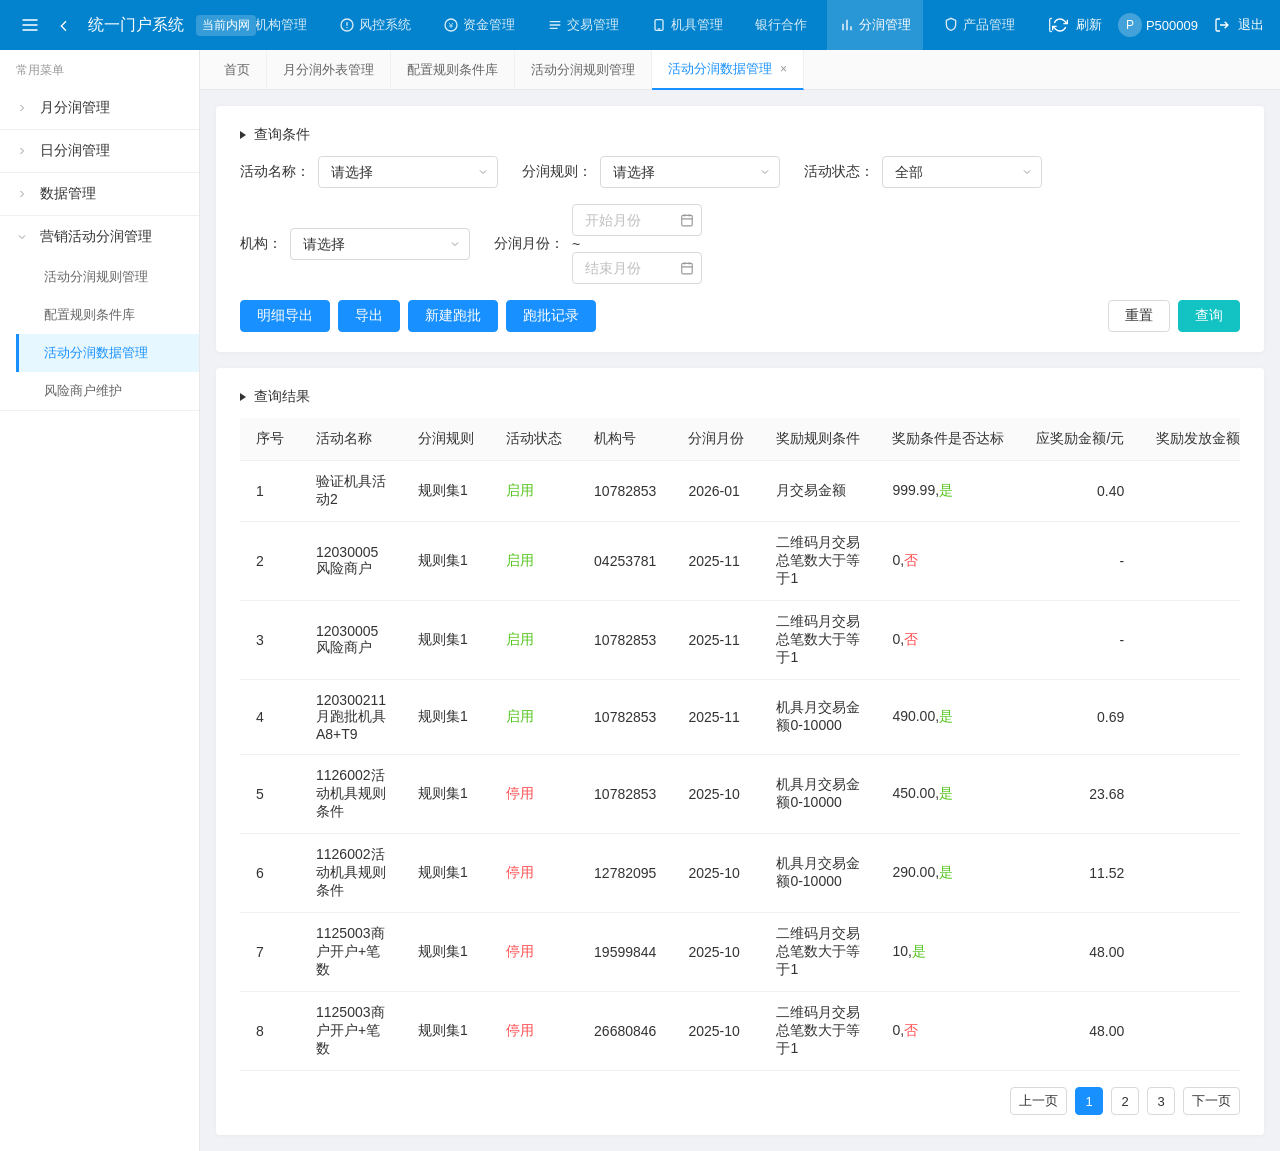
<file: activity-profit-data.html>
<!DOCTYPE html>
<html lang="zh-CN">
<head>
  <meta charset="UTF-8">
  <meta name="viewport" content="width=device-width, initial-scale=1.0">
  <title>统一门户系统 - 活动分润数据管理</title>
  <style>
    :root { --primary:#0383cd; --primary-light:#1890ff; --bg:#f0f2f5; --card:#fff; --border:#d9d9d9; --text:#333; --text2:#666; --text3:#999; --danger:#ff4d4f; --radius:4px; --cyan:#13c2c2; --cyan-hover:#36cfc9; }
    * { box-sizing:border-box; }
    body { margin:0; font-family:-apple-system,BlinkMacSystemFont,"Segoe UI","PingFang SC","Microsoft YaHei",sans-serif; font-size:14px; color:var(--text); background:var(--bg); min-height:100vh; }
    .icon { width:16px;height:16px;fill:currentColor;vertical-align:middle;margin-right:4px; }
    .top-bar { height:50px;background:var(--primary);color:#fff;display:flex;align-items:center;justify-content:space-between;padding:0 16px;position:fixed;top:0;left:0;right:0;z-index:100; }
    .top-left { display:flex;align-items:center;gap:12px;flex-shrink:0; }
    .menu-toggle { background:none;border:none;color:#fff;cursor:pointer;padding:4px;display:flex;align-items:center; }
    .menu-toggle .icon { width:20px;height:20px;margin:0; }
    .portal-title { font-size:16px;font-weight:500; }
    .env-tag { font-size:12px;color:#fff;background:rgba(255,255,255,0.2);padding:2px 6px;border-radius:var(--radius); }
    .top-nav { display:flex;align-items:center;gap:8px;overflow-x:auto;flex:1;justify-content:center;padding:0 16px; }
    .top-nav a { color:rgba(255,255,255,0.85);text-decoration:none;padding:0 12px;height:50px;display:flex;align-items:center;white-space:nowrap;font-size:13px; }
    .top-nav a.active { color:#fff;background:rgba(255,255,255,0.15);font-weight:500; }
    .nav-right { display:flex;align-items:center;gap:16px;flex-shrink:0; }
    .nav-right a { color:#fff;text-decoration:none;font-size:13px;display:flex;align-items:center;gap:4px; }
    .user-avatar { width:24px;height:24px;border-radius:50%;background:rgba(255,255,255,0.25);display:inline-flex;align-items:center;justify-content:center;font-size:12px; }
    .main-layout { display:flex;padding-top:50px;min-height:100vh; }
    .side-menu { width:200px;background:#fff;border-right:1px solid #e8e8e8;flex-shrink:0; }
    .menu-label { padding:12px 16px 8px;color:var(--text3);font-size:12px; }
    .menu-group { border-bottom:1px solid #f0f0f0; }
    .menu-title { padding:12px 16px;color:var(--text);cursor:pointer;display:flex;align-items:center;gap:8px;font-size:14px; }
    .menu-title .arrow { width:12px;height:12px;color:var(--text3);transition:transform .2s; }
    .menu-group.open .menu-title .arrow { transform:rotate(90deg); }
    .sub-menu { display:none;padding-left:16px; }
    .menu-group.open .sub-menu { display:block; }
    .sub-menu a { display:block;padding:10px 16px 10px 28px;color:var(--text2);text-decoration:none;font-size:13px;position:relative; }
    .sub-menu a.active, .sub-menu a:hover { color:var(--primary-light);background:#e6f7ff; }
    .sub-menu a.active::before { content:'';position:absolute;left:0;top:0;bottom:0;width:3px;background:var(--primary-light); }
    .main-content { flex:1;min-width:0;display:flex;flex-direction:column; }
    .tabs-bar { background:#fafafa;border-bottom:1px solid #e8e8e8;display:flex;align-items:center;padding:0 8px;height:40px;flex-shrink:0; }
    .tab-item { padding:0 16px;height:40px;display:flex;align-items:center;color:var(--text2);font-size:13px;cursor:pointer;border-right:1px solid #f0f0f0;position:relative;white-space:nowrap; }
    .tab-item.active { color:var(--primary-light);background:#fff;border-bottom:2px solid var(--primary-light); }
    .tab-item .close { margin-left:8px;color:var(--text3);font-size:12px; }
    .tab-item .close:hover { color:var(--danger); }
    .content-area { flex:1;padding:16px;overflow-y:auto; }
    .section-header { display:flex;align-items:center;gap:8px;margin-bottom:12px;cursor:pointer;user-select:none; }
    .section-header .triangle { width:0;height:0;border-left:6px solid var(--text);border-top:4px solid transparent;border-bottom:4px solid transparent;transition:transform .2s; }
    .section-header.collapsed .triangle { transform:rotate(-90deg); }
    .section-title { font-size:14px;font-weight:500;color:var(--text); }
    .search-area { background:var(--card);border-radius:var(--radius);padding:20px 24px;margin-bottom:16px;box-shadow:0 1px 4px rgba(0,0,0,0.04); }
    .search-row { display:flex;gap:24px;flex-wrap:wrap;margin-bottom:16px; }
    .search-row:last-child { margin-bottom:0; }
    .search-item { display:flex;align-items:center;gap:8px; }
    .search-item label { color:var(--text);font-size:14px;white-space:nowrap; }
    .form-input { height:32px;padding:0 12px;border:1px solid var(--border);border-radius:var(--radius);font-size:14px;color:var(--text);outline:none; }
    .form-input:focus { border-color:var(--primary-light); }
    .form-input::placeholder { color:#bfbfbf; }
    .form-input:disabled { background:#f5f5f5;color:var(--text3); }
    .form-select { height:32px;padding:0 28px 0 12px;border:1px solid var(--border);border-radius:var(--radius);background:#fff;font-size:14px;color:var(--text);appearance:none;background-image:url("data:image/svg+xml,%3Csvg xmlns='http://www.w3.org/2000/svg' width='12' height='12' viewBox='0 0 24 24' fill='none' stroke='%23999' stroke-width='2'%3E%3Cpath d='M6 9l6 6 6-6'/%3E%3C/svg%3E");background-repeat:no-repeat;background-position:right 8px center;cursor:pointer; }
    .form-select:focus { border-color:var(--primary-light);outline:none; }
    .btn { height:32px;padding:0 16px;border-radius:var(--radius);border:1px solid var(--border);background:#fff;color:var(--text);font-size:14px;cursor:pointer;display:inline-flex;align-items:center;justify-content:center; }
    .btn:hover { opacity:.9; }
    .btn-primary { background:var(--primary-light);color:#fff;border-color:var(--primary-light); }
    .btn-primary:hover { background:#40a9ff;border-color:#40a9ff; }
    .btn-export { background:var(--primary-light);color:#fff;border-color:var(--primary-light); }
    .btn-create { background:var(--primary-light);color:#fff;border-color:var(--primary-light); }
    .btn-download { background:#fff;color:var(--primary-light);border-color:var(--primary-light); }
    .btn-download:hover { background:#e6f7ff; }
    .btn-reset { background:#fff;color:var(--text);border-color:var(--border); }
    .btn-reset:hover { border-color:var(--primary-light);color:var(--primary-light); }
    .btn-search { background:var(--cyan);color:#fff;border-color:var(--cyan); }
    .btn-search:hover { background:var(--cyan-hover);border-color:var(--cyan-hover); }
    .search-actions { display:flex;gap:8px; }
    .search-actions-right { margin-left:auto;display:flex;gap:8px; }
    .result-area { background:var(--card);border-radius:var(--radius);padding:20px 24px;box-shadow:0 1px 4px rgba(0,0,0,0.04); }
    .data-table { width:100%;border-collapse:collapse;font-size:14px; }
    .data-table th { background:#fafafa;color:var(--text);font-weight:500;text-align:left;padding:12px 16px;border-bottom:1px solid #f0f0f0;white-space:nowrap; }
    .data-table td { padding:12px 16px;border-bottom:1px solid #f0f0f0;color:var(--text); }
    .data-table tbody tr:hover td { background:#e6f7ff; }
    .data-table .empty { text-align:center;color:var(--text3);padding:40px 0; }
    .table-actions a { color:var(--primary-light);text-decoration:none;margin-right:10px; }
    .table-actions a:hover { opacity:.8; }
    .table-actions a:last-child { margin-right:0; }
    .pagination { display:flex;justify-content:flex-end;align-items:center;gap:8px;margin-top:16px; }
    .pagination .btn { min-width:28px;padding:0 8px;height:28px;font-size:13px; }
    .pagination .btn.active { background:var(--primary-light);color:#fff;border-color:var(--primary-light); }
    .modal-mask { position:fixed;inset:0;background:rgba(0,0,0,0.45);display:none;align-items:center;justify-content:center;z-index:200; }
    .modal-mask.show { display:flex; }
    .modal { background:#fff;border-radius:var(--radius);width:640px;max-width:90%;box-shadow:0 4px 12px rgba(0,0,0,0.15); }
    .modal-header { display:flex;justify-content:space-between;align-items:center;padding:16px 24px;border-bottom:1px solid #f0f0f0; }
    .modal-title { font-size:16px;font-weight:500;color:var(--text);margin:0; }
    .modal-close { background:none;border:none;font-size:18px;color:var(--text3);cursor:pointer;width:28px;height:28px;display:flex;align-items:center;justify-content:center; }
    .modal-close:hover { color:var(--text); }
    .modal-body { padding:24px; }
    .modal-footer { padding:10px 24px 24px;display:flex;justify-content:center;gap:12px; }
    .form-row-modal { display:flex;gap:24px;margin-bottom:16px; }
    .form-item-modal { display:flex;flex:1;align-items:center;gap:8px;min-width:0; }
    .form-item-modal.full { width:100%; }
    .form-item-modal label { width:110px;text-align:right;color:var(--text);font-size:14px;flex-shrink:0;white-space:nowrap; }
    .form-item-modal .required { color:var(--danger);margin-right:2px; }
    .form-item-modal .form-input, .form-item-modal .form-select { flex:1;min-width:0; }
    .form-item-modal textarea.form-input { height:80px;padding:8px 12px;resize:vertical; }
    .search-select { position:relative;flex:1;min-width:0; }
    .search-select input { width:100%;padding-right:28px; }
    .search-select-icon { position:absolute;right:8px;top:50%;transform:translateY(-50%);color:var(--text3);pointer-events:none; }
    .search-select-dropdown { position:absolute;top:100%;left:0;right:0;margin-top:4px;border:1px solid var(--border);border-radius:var(--radius);background:#fff;box-shadow:0 2px 8px rgba(0,0,0,0.15);display:none;max-height:220px;overflow-y:auto;z-index:10; }
    .search-select-dropdown.show { display:block; }
    .search-select-option { padding:8px 12px;cursor:pointer;font-size:14px;color:var(--text); }
    .search-select-option:hover, .search-select-option.selected { background:#e6f7ff; }
    .toast { position:fixed;top:70px;left:50%;transform:translateX(-50%);background:rgba(0,0,0,0.75);color:#fff;padding:10px 20px;border-radius:var(--radius);font-size:14px;z-index:1000;display:none; }
    .date-field { position:relative; }
    .date-field .form-input { width:130px;padding-right:28px; }
    .date-field .calendar-icon { position:absolute;right:8px;top:50%;transform:translateY(-50%);color:var(--text3);pointer-events:none;width:14px;height:14px;margin:0; }
    .status-enable { color:#52c41a; }
    .status-disable { color:#ff4d4f; }
    .status-yes { color:#52c41a; }
    .status-no { color:#ff4d4f; }
    .text-right { text-align:right; }
    .table-scroll { overflow-x:auto; }
  </style>
</head>
<body>
  <svg width="0" height="0" style="position:absolute;visibility:hidden">
    <defs>
      <symbol id="icon-menu" viewBox="0 0 24 24"><path d="M3 6h18M3 12h18M3 18h18" stroke="currentColor" stroke-width="2" fill="none"/></symbol>
      <symbol id="icon-back" viewBox="0 0 24 24"><path d="M15 19l-7-7 7-7" stroke="currentColor" stroke-width="2" fill="none"/></symbol>
      <symbol id="icon-user" viewBox="0 0 24 24"><circle cx="12" cy="8" r="4" stroke="currentColor" stroke-width="2" fill="none"/><path d="M4 20c0-4 4-6 8-6s8 2 8 6" stroke="currentColor" stroke-width="2" fill="none"/></symbol>
      <symbol id="icon-org" viewBox="0 0 24 24"><circle cx="12" cy="12" r="9" stroke="currentColor" stroke-width="2" fill="none"/><circle cx="12" cy="12" r="3" fill="currentColor"/></symbol>
      <symbol id="icon-risk" viewBox="0 0 24 24"><circle cx="12" cy="12" r="9" stroke="currentColor" stroke-width="2" fill="none"/><path d="M12 8v5" stroke="currentColor" stroke-width="2"/><circle cx="12" cy="16" r="1" fill="currentColor"/></symbol>
      <symbol id="icon-money" viewBox="0 0 24 24"><circle cx="12" cy="12" r="9" stroke="currentColor" stroke-width="2" fill="none"/><text x="12" y="16" text-anchor="middle" font-size="12" fill="currentColor">¥</text></symbol>
      <symbol id="icon-trans" viewBox="0 0 24 24"><path d="M4 7h16M4 12h16M4 17h12" stroke="currentColor" stroke-width="2" fill="none"/></symbol>
      <symbol id="icon-device" viewBox="0 0 24 24"><rect x="6" y="4" width="12" height="16" rx="2" stroke="currentColor" stroke-width="2" fill="none"/><path d="M10 18h4" stroke="currentColor" stroke-width="2"/></symbol>
      <symbol id="icon-profit" viewBox="0 0 24 24"><path d="M6 20V10M12 20V4M18 20v-6" stroke="currentColor" stroke-width="2" fill="none"/></symbol>
      <symbol id="icon-product" viewBox="0 0 24 24"><path d="M5 5l7-3 7 3v6c0 5-3 8-7 9-4-1-7-4-7-9V5z" stroke="currentColor" stroke-width="2" fill="none"/></symbol>
      <symbol id="icon-file" viewBox="0 0 24 24"><path d="M14 2H6a2 2 0 00-2 2v16a2 2 0 002 2h12a2 2 0 002-2V8z" stroke="currentColor" stroke-width="2" fill="none"/><path d="M14 2v6h6M8 13h8M8 17h5" stroke="currentColor" stroke-width="2" fill="none"/></symbol>
      <symbol id="icon-refresh" viewBox="0 0 24 24"><path d="M23 4v6h-6M1 20v-6h6" stroke="currentColor" stroke-width="2" fill="none"/><path d="M3.51 9a9 9 0 0114.85-3.36L23 10M1 14l4.64 4.36A9 9 0 0020.49 15" stroke="currentColor" stroke-width="2" fill="none"/></symbol>
      <symbol id="icon-exit" viewBox="0 0 24 24"><path d="M9 21H5a2 2 0 01-2-2V5a2 2 0 012-2h4M16 17l5-5-5-5M21 12H9" stroke="currentColor" stroke-width="2" fill="none"/></symbol>
      <symbol id="icon-arrow-right" viewBox="0 0 24 24"><path d="M9 18l6-6-6-6" stroke="currentColor" stroke-width="2" fill="none"/></symbol>
      <symbol id="icon-arrow-down" viewBox="0 0 24 24"><path d="M6 9l6 6 6-6" stroke="currentColor" stroke-width="2" fill="none"/></symbol>
      <symbol id="icon-calendar" viewBox="0 0 24 24"><rect x="3" y="4" width="18" height="18" rx="2" stroke="currentColor" stroke-width="2" fill="none"/><path d="M16 2v4M8 2v4M3 10h18" stroke="currentColor" stroke-width="2" fill="none"/></symbol>
      <symbol id="icon-search" viewBox="0 0 24 24"><circle cx="11" cy="11" r="8" stroke="currentColor" stroke-width="2" fill="none"/><path d="M21 21l-4.35-4.35" stroke="currentColor" stroke-width="2"/></symbol>
      <symbol id="icon-close" viewBox="0 0 24 24"><path d="M18 6L6 18M6 6l12 12" stroke="currentColor" stroke-width="2" fill="none"/></symbol>
    </defs>
  </svg>
  <header class="top-bar">
    <div class="top-left">
      <button class="menu-toggle"><svg class="icon"><use href="#icon-menu"/></svg></button>
      <span class="back-arrow"><svg class="icon"><use href="#icon-back"/></svg></span>
      <span class="portal-title">统一门户系统</span>
      <span class="env-tag">当前内网</span>
    </div>
    <nav class="top-nav">
      <a href="#"><svg class="icon"><use href="#icon-user"/></svg>用户管理</a>
      <a href="#"><svg class="icon"><use href="#icon-org"/></svg>机构管理</a>
      <a href="#"><svg class="icon"><use href="#icon-risk"/></svg>风控系统</a>
      <a href="#"><svg class="icon"><use href="#icon-money"/></svg>资金管理</a>
      <a href="#"><svg class="icon"><use href="#icon-trans"/></svg>交易管理</a>
      <a href="#"><svg class="icon"><use href="#icon-device"/></svg>机具管理</a>
      <a href="#">银行合作</a>
      <a href="#" class="active"><svg class="icon"><use href="#icon-profit"/></svg>分润管理</a>
      <a href="#"><svg class="icon"><use href="#icon-product"/></svg>产品管理</a>
      <a href="#"><svg class="icon"><use href="#icon-file"/></svg>档案系统</a>
      <a href="#">更多</a>
    </nav>
    <div class="nav-right">
      <a href="#"><svg class="icon"><use href="#icon-refresh"/></svg>刷新</a>
      <a href="#"><span class="user-avatar">P</span>P500009</a>
      <a href="#"><svg class="icon"><use href="#icon-exit"/></svg>退出</a>
    </div>
  </header>
  <div class="main-layout">
    <aside class="side-menu">
      <div class="menu-label">常用菜单</div>
      <div class="menu-group"><div class="menu-title"><svg class="icon arrow"><use href="#icon-arrow-right"/></svg>月分润管理</div></div>
      <div class="menu-group"><div class="menu-title"><svg class="icon arrow"><use href="#icon-arrow-right"/></svg>日分润管理</div></div>
      <div class="menu-group"><div class="menu-title"><svg class="icon arrow"><use href="#icon-arrow-right"/></svg>数据管理</div></div>
      <div class="menu-group open">
        <div class="menu-title"><svg class="icon arrow"><use href="#icon-arrow-right"/></svg>营销活动分润管理</div>
        <div class="sub-menu">
          <a href="rule-management.html">活动分润规则管理</a>
          <a href="rule-condition-lib.html">配置规则条件库</a>
          <a href="activity-profit-data.html" class="active">活动分润数据管理</a>
          <a href="#">风险商户维护</a>
        </div>
      </div>
    </aside>
    <main class="main-content">
      <div class="tabs-bar">
        <div class="tab-item">首页</div>
        <div class="tab-item">月分润外表管理</div>
        <div class="tab-item">配置规则条件库</div>
        <div class="tab-item">活动分润规则管理</div>
        <div class="tab-item active">活动分润数据管理<span class="close">×</span></div>
      </div>
      <div class="content-area">
        <div class="search-area">
          <div class="section-header" id="searchHeader">
            <span class="triangle"></span>
            <span class="section-title">查询条件</span>
          </div>
          <div id="searchBody">
            <div class="search-row">
              <div class="search-item">
                <label>活动名称：</label>
                <select class="form-select" id="filterActivity" style="width:180px;">
                  <option value="">请选择</option>
                  <option value="验证机具活动2">验证机具活动2</option>
                  <option value="12030005风险商户">12030005风险商户</option>
                  <option value="120300211月跑批机具A8+T9">120300211月跑批机具A8+T9</option>
                  <option value="1126002活动机具规则条件">1126002活动机具规则条件</option>
                  <option value="1125003商户开户+笔数">1125003商户开户+笔数</option>
                </select>
              </div>
              <div class="search-item">
                <label>分润规则：</label>
                <select class="form-select" id="filterRule" style="width:180px;">
                  <option value="">请选择</option>
                  <option value="规则集1">规则集1</option>
                </select>
              </div>
              <div class="search-item">
                <label>活动状态：</label>
                <select class="form-select" id="filterStatus" style="width:160px;">
                  <option value="" selected>全部</option>
                  <option value="启用">启用</option>
                  <option value="停用">停用</option>
                </select>
              </div>
            </div>
            <div class="search-row">
              <div class="search-item">
                <label>机构：</label>
                <select class="form-select" id="filterOrg" style="width:180px;">
                  <option value="">请选择</option>
                  <option value="10782853">10782853</option>
                  <option value="04253781">04253781</option>
                  <option value="12782095">12782095</option>
                  <option value="19599844">19599844</option>
                  <option value="26680846">26680846</option>
                </select>
              </div>
              <div class="search-item">
                <label>分润月份：</label>
                <div class="date-range">
                  <div class="date-field">
                    <input type="text" class="form-input" id="filterMonthStart" placeholder="开始月份">
                    <svg class="icon calendar-icon"><use href="#icon-calendar"/></svg>
                  </div>
                  <span>~</span>
                  <div class="date-field">
                    <input type="text" class="form-input" id="filterMonthEnd" placeholder="结束月份">
                    <svg class="icon calendar-icon"><use href="#icon-calendar"/></svg>
                  </div>
                </div>
              </div>
            </div>
            <div class="search-row">
              <div class="search-actions">
                <button class="btn btn-primary" id="btnDetailExport">明细导出</button>
                <button class="btn btn-primary" id="btnExport">导出</button>
                <button class="btn btn-primary" id="btnNewBatch">新建跑批</button>
                <button class="btn btn-primary" id="btnBatchRecord">跑批记录</button>
              </div>
              <div class="search-actions-right">
                <button class="btn btn-reset" id="btnReset">重置</button>
                <button class="btn btn-search" id="btnSearch">查询</button>
              </div>
            </div>
          </div>
        </div>
        <div class="result-area">
          <div class="section-header" id="resultHeader">
            <span class="triangle"></span>
            <span class="section-title">查询结果</span>
          </div>
          <div id="resultBody">
            <div class="table-scroll">
              <table class="data-table" id="profitTable">
                <thead>
                  <tr>
                    <th>序号</th>
                    <th>活动名称</th>
                    <th>分润规则</th>
                    <th>活动状态</th>
                    <th>机构号</th>
                    <th>分润月份</th>
                    <th>奖励规则条件</th>
                    <th>奖励条件是否达标</th>
                    <th class="text-right">应奖励金额/元</th>
                    <th class="text-right">奖励发放金额/元（按月顺延）</th>
                  </tr>
                </thead>
                <tbody id="profitTableBody">
                </tbody>
              </table>
            </div>
            <div class="pagination" id="pagination">
              <button class="btn">上一页</button>
              <button class="btn active">1</button>
              <button class="btn">2</button>
              <button class="btn">3</button>
              <button class="btn">下一页</button>
            </div>
          </div>
        </div>
      </div>
    </main>
  </div>

  <div class="toast" id="toast"></div>
  <script>
    const $ = id => document.getElementById(id);
    const toast = msg => { const t=$('toast'); t.textContent=msg; t.style.display='block'; setTimeout(()=>t.style.display='none',2000); };

    // 折叠查询条件
    $('searchHeader').addEventListener('click', ()=>{
      $('searchHeader').classList.toggle('collapsed');
      $('searchBody').style.display = $('searchHeader').classList.contains('collapsed') ? 'none' : 'block';
    });

    // 折叠查询结果
    $('resultHeader').addEventListener('click', ()=>{
      $('resultHeader').classList.toggle('collapsed');
      $('resultBody').style.display = $('resultHeader').classList.contains('collapsed') ? 'none' : 'block';
    });

    // 表格数据
    const tableData = [
      {no:1, name:'验证机具活动2', rule:'规则集1', status:'启用', org:'10782853', month:'2026-01', condition:'月交易金额', thresholdValue:'999.99', reached:true, rewardAmount:0.40, paidAmount:0.40},
      {no:2, name:'12030005风险商户', rule:'规则集1', status:'启用', org:'04253781', month:'2025-11', condition:'二维码月交易总笔数大于等于1', thresholdValue:'0', reached:false, rewardAmount:null, paidAmount:null},
      {no:3, name:'12030005风险商户', rule:'规则集1', status:'启用', org:'10782853', month:'2025-11', condition:'二维码月交易总笔数大于等于1', thresholdValue:'0', reached:false, rewardAmount:null, paidAmount:null},
      {no:4, name:'120300211月跑批机具A8+T9', rule:'规则集1', status:'启用', org:'10782853', month:'2025-11', condition:'机具月交易金额0-10000', thresholdValue:'490.00', reached:true, rewardAmount:0.69, paidAmount:0.69},
      {no:5, name:'1126002活动机具规则条件', rule:'规则集1', status:'停用', org:'10782853', month:'2025-10', condition:'机具月交易金额0-10000', thresholdValue:'450.00', reached:true, rewardAmount:23.68, paidAmount:23.68},
      {no:6, name:'1126002活动机具规则条件', rule:'规则集1', status:'停用', org:'12782095', month:'2025-10', condition:'机具月交易金额0-10000', thresholdValue:'290.00', reached:true, rewardAmount:11.52, paidAmount:11.52},
      {no:7, name:'1125003商户开户+笔数', rule:'规则集1', status:'停用', org:'19599844', month:'2025-10', condition:'二维码月交易总笔数大于等于1', thresholdValue:'10', reached:true, rewardAmount:48.00, paidAmount:48.00},
      {no:8, name:'1125003商户开户+笔数', rule:'规则集1', status:'停用', org:'26680846', month:'2025-10', condition:'二维码月交易总笔数大于等于1', thresholdValue:'0', reached:false, rewardAmount:48.00, paidAmount:48.00}
    ];

    const renderTable = data => {
      const tbody = $('profitTableBody');
      if(!data.length){
        tbody.innerHTML = '<tr><td colspan="10" class="empty">暂无数据</td></tr>';
        return;
      }
      tbody.innerHTML = data.map(row => `
        <tr>
          <td>${row.no}</td>
          <td>${row.name}</td>
          <td>${row.rule}</td>
          <td><span class="${row.status==='启用'?'status-enable':'status-disable'}">${row.status}</span></td>
          <td>${row.org}</td>
          <td>${row.month}</td>
          <td>${row.condition}</td>
          <td>${row.thresholdValue},<span class="${row.reached?'status-yes':'status-no'}">${row.reached?'是':'否'}</span></td>
          <td class="text-right">${row.rewardAmount!=null?row.rewardAmount.toFixed(2):'-'}</td>
          <td class="text-right">${row.paidAmount!=null?row.paidAmount.toFixed(2):'-'}</td>
        </tr>
      `).join('');
    };

    renderTable(tableData);

    // 查询
    $('btnSearch').addEventListener('click', ()=>{
      const activity = $('filterActivity').value;
      const rule = $('filterRule').value;
      const status = $('filterStatus').value;
      const org = $('filterOrg').value;
      const start = $('filterMonthStart').value.trim();
      const end = $('filterMonthEnd').value.trim();
      const filtered = tableData.filter(row => {
        const monthMatch = (!start || row.month >= start) && (!end || row.month <= end);
        return (!activity || row.name === activity) &&
               (!rule || row.rule === rule) &&
               (!status || row.status === status) &&
               (!org || row.org === org) &&
               monthMatch;
      });
      renderTable(filtered);
      toast('查询完成');
    });

    // 重置
    $('btnReset').addEventListener('click', ()=>{
      $('filterActivity').value = '';
      $('filterRule').value = '';
      $('filterStatus').value = '';
      $('filterOrg').value = '';
      $('filterMonthStart').value = '';
      $('filterMonthEnd').value = '';
      renderTable(tableData);
      toast('已重置');
    });

    // 导出及跑批
    $('btnDetailExport').addEventListener('click', ()=> toast('明细导出成功'));
    $('btnExport').addEventListener('click', ()=> toast('导出成功'));
    $('btnNewBatch').addEventListener('click', ()=> toast('新建跑批成功'));
    $('btnBatchRecord').addEventListener('click', ()=> toast('跑批记录'));
  </script>
</body>
</html>
</file>
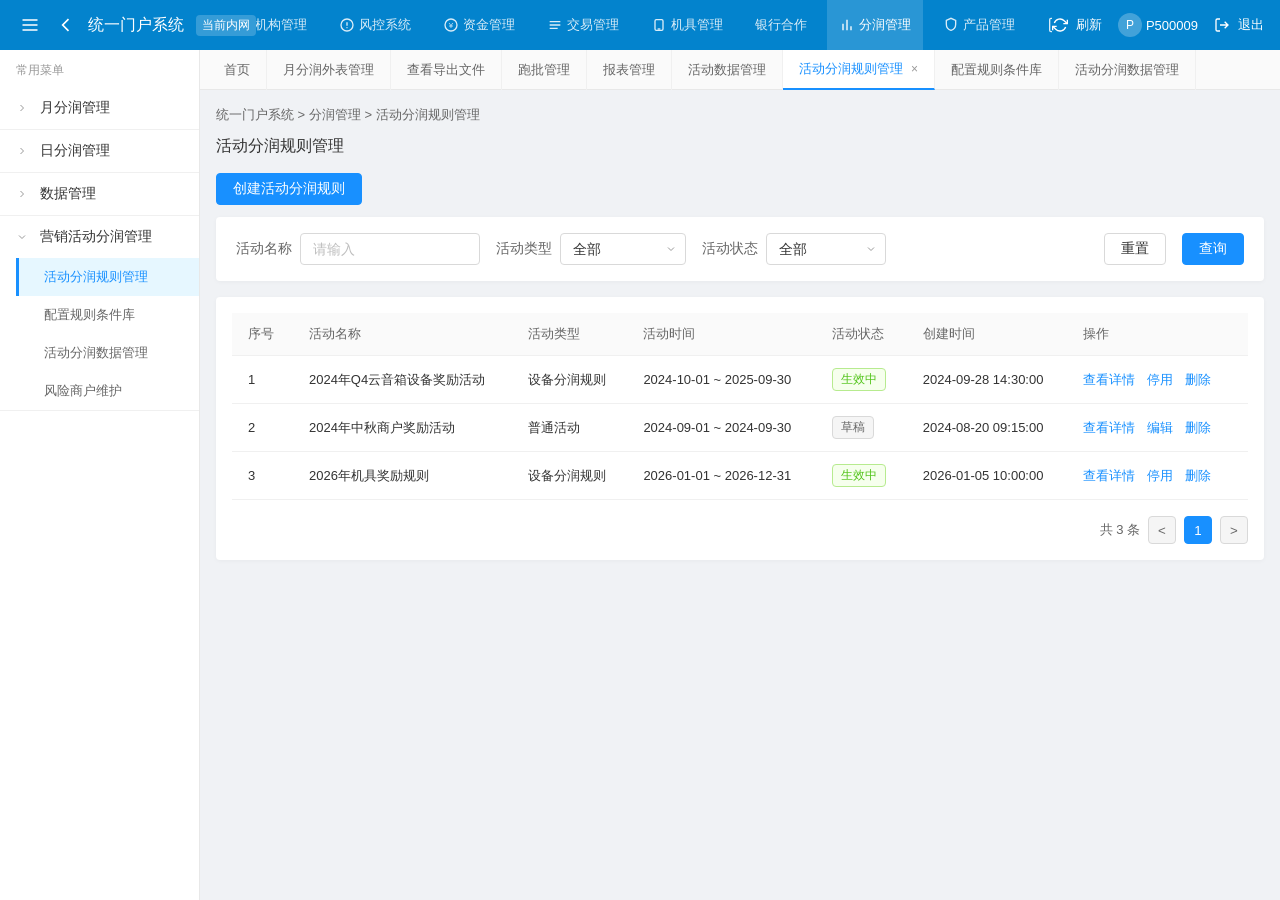
<file: activity-rule.html>
<!DOCTYPE html>
<html lang="zh-CN">
<head>
  <meta charset="UTF-8">
  <meta name="viewport" content="width=device-width, initial-scale=1.0">
  <title>统一门户系统 - 活动分润规则管理</title>
  <style>
    .page.hidden { display:none; }
    :root { --primary:#0383cd; --primary-light:#1890ff; --bg:#f0f2f5; --card:#fff; --border:#d9d9d9; --text:#333; --text2:#666; --text3:#999; --danger:#ff4d4f; --success:#52c41a; --radius:4px; }
    * { box-sizing:border-box; }
    body { margin:0; font-family:-apple-system,BlinkMacSystemFont,"Segoe UI","PingFang SC","Microsoft YaHei",sans-serif; font-size:14px; color:var(--text); background:var(--bg); min-height:100vh; }
    .icon { width:16px;height:16px;fill:currentColor;vertical-align:middle;margin-right:4px; }
    .top-bar { height:50px;background:var(--primary);color:#fff;display:flex;align-items:center;justify-content:space-between;padding:0 16px;position:fixed;top:0;left:0;right:0;z-index:100; }
    .top-left { display:flex;align-items:center;gap:12px;flex-shrink:0; }
    .menu-toggle { background:none;border:none;color:#fff;cursor:pointer;padding:4px;display:flex;align-items:center; }
    .menu-toggle .icon, .back-arrow .icon { width:20px;height:20px;margin:0; }
    .back-arrow { display:flex;align-items:center;cursor:pointer; }
    .portal-title { font-size:16px;font-weight:500; }
    .env-tag { font-size:12px;color:#fff;background:rgba(255,255,255,0.2);padding:2px 6px;border-radius:var(--radius); }
    .top-nav { display:flex;align-items:center;gap:8px;overflow-x:auto;flex:1;justify-content:center;padding:0 16px; }
    .top-nav a { color:rgba(255,255,255,0.85);text-decoration:none;padding:0 12px;height:50px;display:flex;align-items:center;white-space:nowrap;font-size:13px; }
    .top-nav a.active { color:#fff;background:rgba(255,255,255,0.15);font-weight:500; }
    .nav-right { display:flex;align-items:center;gap:16px;flex-shrink:0; }
    .nav-right a { color:#fff;text-decoration:none;font-size:13px;display:flex;align-items:center;gap:4px; }
    .user-avatar { width:24px;height:24px;border-radius:50%;background:rgba(255,255,255,0.25);display:inline-flex;align-items:center;justify-content:center;font-size:12px; }
    .main-layout { display:flex;padding-top:50px;min-height:100vh; }
    .side-menu { width:200px;background:#fff;border-right:1px solid #e8e8e8;flex-shrink:0; }
    .menu-label { padding:12px 16px 8px;color:var(--text3);font-size:12px; }
    .menu-group { border-bottom:1px solid #f0f0f0; }
    .menu-title { padding:12px 16px;color:var(--text);cursor:pointer;display:flex;align-items:center;gap:8px;font-size:14px; }
    .menu-title .arrow { width:12px;height:12px;color:var(--text3);transition:transform .2s; }
    .menu-group.open .menu-title .arrow { transform:rotate(90deg); }
    .sub-menu { display:none;padding-left:16px; }
    .menu-group.open .sub-menu { display:block; }
    .sub-menu a { display:block;padding:10px 16px 10px 28px;color:var(--text2);text-decoration:none;font-size:13px;position:relative; }
    .sub-menu a.active, .sub-menu a:hover { color:var(--primary-light);background:#e6f7ff; }
    .sub-menu a.active::before { content:'';position:absolute;left:0;top:0;bottom:0;width:3px;background:var(--primary-light); }
    .main-content { flex:1;min-width:0;display:flex;flex-direction:column; }
    .tabs-bar { background:#fafafa;border-bottom:1px solid #e8e8e8;display:flex;align-items:center;padding:0 8px;height:40px;flex-shrink:0; }
    .tab-item { padding:0 16px;height:40px;display:flex;align-items:center;color:var(--text2);font-size:13px;cursor:pointer;border-right:1px solid #f0f0f0;position:relative;white-space:nowrap; }
    .tab-item.active { color:var(--primary-light);background:#fff;border-bottom:2px solid var(--primary-light); }
    .tab-item .close { margin-left:8px;color:var(--text3);font-size:12px; }
    .tab-item .close:hover { color:var(--danger); }
    .content-area { flex:1;padding:16px;overflow-y:auto; }
    .breadcrumb { color:var(--text2);font-size:13px;margin-bottom:12px; }
    .page-title { font-size:16px;font-weight:500;margin:0 0 16px; }
    .search-card { background:var(--card);border-radius:var(--radius);padding:16px 20px;margin-bottom:16px;box-shadow:0 1px 4px rgba(0,0,0,0.04); }
    .search-row { display:flex;align-items:center;gap:16px;flex-wrap:wrap; }
    .search-item { display:flex;align-items:center;gap:8px; }
    .search-item label { color:var(--text2);font-size:14px; }
    .form-input { height:32px;padding:0 12px;border:1px solid var(--border);border-radius:var(--radius);font-size:14px;color:var(--text);outline:none; }
    .form-input:focus { border-color:var(--primary-light); }
    .form-input::placeholder { color:#bfbfbf; }
    .form-select { height:32px;padding:0 28px 0 12px;border:1px solid var(--border);border-radius:var(--radius);background:#fff;font-size:14px;color:var(--text);appearance:none;background-image:url("data:image/svg+xml,%3Csvg xmlns='http://www.w3.org/2000/svg' width='12' height='12' viewBox='0 0 24 24' fill='none' stroke='%23999' stroke-width='2'%3E%3Cpath d='M6 9l6 6 6-6'/%3E%3C/svg%3E");background-repeat:no-repeat;background-position:right 8px center;min-width:120px;cursor:pointer; }
    .form-select:focus { border-color:var(--primary-light);outline:none; }
    .btn { height:32px;padding:0 16px;border-radius:var(--radius);border:1px solid var(--border);background:#fff;color:var(--text);font-size:14px;cursor:pointer;display:inline-flex;align-items:center;justify-content:center; }
    .btn:hover { border-color:var(--primary-light);color:var(--primary-light); }
    .btn-primary { background:var(--primary-light);color:#fff;border-color:var(--primary-light); }
    .btn-primary:hover { background:#40a9ff;border-color:#40a9ff;color:#fff; }
    .btn-warning { background:#fa8c16;color:#fff;border-color:#fa8c16; }
    .btn-warning:hover { background:#ffa940;border-color:#ffa940;color:#fff; }
    .btn+.btn { margin-left:8px; }
    .toolbar { display:flex;justify-content:space-between;align-items:center;margin-bottom:12px; }
    .toolbar-left { display:flex;gap:8px; }
    .table-card { background:var(--card);border-radius:var(--radius);padding:16px;box-shadow:0 1px 4px rgba(0,0,0,0.04); }
    .data-table { width:100%;border-collapse:collapse;font-size:13px; }
    .data-table th, .data-table td { padding:12px 16px;text-align:left;border-bottom:1px solid #f0f0f0; }
    .data-table th { background:#fafafa;color:var(--text2);font-weight:500; }
    .data-table tr:hover { background:#fafafa; }
    .data-table .ops a { color:var(--primary-light);text-decoration:none;margin-right:12px; }
    .data-table .ops a:hover { opacity:.85; }
    .status-tag { display:inline-block;padding:2px 8px;border-radius:var(--radius);font-size:12px; }
    .status-tag.success { background:#f6ffed;color:#52c41a;border:1px solid #b7eb8f; }
    .status-tag.draft { background:#f5f5f5;color:var(--text2);border:1px solid #d9d9d9; }
    .status-tag.danger { background:#fff1f0;color:#f5222d;border:1px solid #ffa39e; }
    .pagination { display:flex;justify-content:flex-end;align-items:center;gap:8px;margin-top:16px; }
    .page-btn { min-width:28px;height:28px;border:1px solid var(--border);background:#fff;border-radius:var(--radius);cursor:pointer;color:var(--text2); }
    .page-btn.active { background:var(--primary-light);color:#fff;border-color:var(--primary-light); }
    .page-btn:disabled { cursor:not-allowed;background:#f5f5f5; }
    .toast { position:fixed;top:70px;left:50%;transform:translateX(-50%);background:rgba(0,0,0,0.75);color:#fff;padding:10px 20px;border-radius:var(--radius);font-size:14px;z-index:1000;display:none; }
.form-section { background:var(--card);border-radius:var(--radius);padding:20px 24px;margin-bottom:16px;box-shadow:0 1px 4px rgba(0,0,0,0.04); }
.section-header { display:flex;align-items:center;gap:8px;margin-bottom:20px;cursor:pointer; }
.section-header .triangle { width:0;height:0;border-left:6px solid var(--text);border-top:4px solid transparent;border-bottom:4px solid transparent;transition:transform .2s; }
.section-header.collapsed .triangle { transform:rotate(-90deg); }
.section-title { font-size:15px;font-weight:500;color:var(--text); }
.form-row { display:flex;gap:40px;margin-bottom:16px;flex-wrap:wrap; }
.form-item { display:flex;align-items:center;gap:10px; }
.form-item.col { flex:1;min-width:280px; }
.form-item label { color:var(--text);font-size:14px;white-space:nowrap; }
.form-item .required { color:var(--danger);margin-right:2px; }
.form-input { height:32px;padding:0 12px;border:1px solid var(--border);border-radius:var(--radius);font-size:14px;color:var(--text);outline:none; }
.form-input:focus { border-color:var(--primary-light); }
.form-input::placeholder { color:#bfbfbf; }
.form-input:disabled { background:#f5f5f5; }
.form-select { height:32px;padding:0 28px 0 12px;border:1px solid var(--border);border-radius:var(--radius);background:#fff;font-size:14px;color:var(--text);appearance:none;background-image:url("data:image/svg+xml,%3Csvg xmlns='http://www.w3.org/2000/svg' width='12' height='12' viewBox='0 0 24 24' fill='none' stroke='%23999' stroke-width='2'%3E%3Cpath d='M6 9l6 6 6-6'/%3E%3C/svg%3E");background-repeat:no-repeat;background-position:right 8px center;cursor:pointer; }
.form-select:focus { border-color:var(--primary-light);outline:none; }
.date-range { display:flex;align-items:center;gap:8px; }
.date-range .form-input { width:130px; }
.switch { position:relative;display:inline-block;width:40px;height:20px; }
.switch input { opacity:0;width:0;height:0; }
.slider { position:absolute;cursor:pointer;top:0;left:0;right:0;bottom:0;background:#bfbfbf;transition:.2s;border-radius:20px; }
.slider:before { position:absolute;content:'';height:16px;width:16px;left:2px;bottom:2px;background:#fff;transition:.2s;border-radius:50%; }
input:checked + .slider { background:var(--primary-light); }
input:checked + .slider:before { transform:translateX(20px); }
.switch-label { color:var(--primary-light);font-size:14px;margin-left:8px; }
.btn { height:32px;padding:0 16px;border-radius:var(--radius);border:1px solid var(--border);background:#fff;color:var(--text);font-size:14px;cursor:pointer;display:inline-flex;align-items:center;justify-content:center; }
.btn:hover { border-color:var(--primary-light);color:var(--primary-light); }
.btn-primary { background:var(--primary-light);color:#fff;border-color:var(--primary-light); }
.btn-primary:hover { background:#40a9ff;border-color:#40a9ff;color:#fff; }
.btn-sm { height:28px;padding:0 12px;font-size:13px; }
.btn-icon { width:32px;height:32px;padding:0;justify-content:center; }
.btn-icon .icon { margin:0; }
.link { color:var(--primary-light);text-decoration:none;font-size:14px; }
.link:hover { opacity:.85; }
.rule-block { background:#fafafa;border:1px solid #f0f0f0;border-radius:var(--radius); }
.rule-block-header { display:flex;align-items:center;justify-content:space-between;padding:12px 16px;border-bottom:1px solid #f0f0f0;cursor:pointer; }
.rule-block-header .left { display:flex;align-items:center;gap:8px; }
.rule-block-header .arrow { width:12px;height:12px;color:var(--text3);transition:transform .2s; }
.rule-block.collapsed .arrow { transform:rotate(-90deg); }
.rule-block-body { padding:20px 24px;background:#fafafa; }
.rule-block.collapsed .rule-block-body { display:none; }
.nested-form-item { display:flex;align-items:flex-start;margin-bottom:18px; }
.nested-form-item:last-child { margin-bottom:0; }
.nested-label { width:160px;text-align:right;padding-right:12px;padding-top:6px;color:var(--text);font-size:14px;flex-shrink:0; }
.nested-label .required { color:var(--danger);margin-right:4px; }
.nested-control { flex:1;min-width:0; }
.rule-type-select { border:none;background-color:transparent;padding:0 18px 0 0;border-radius:0;appearance:none;background-image:url("data:image/svg+xml,%3Csvg xmlns='http://www.w3.org/2000/svg' width='12' height='12' viewBox='0 0 24 24' fill='none' stroke='%23999' stroke-width='2'%3E%3Cpath d='M6 9l6 6 6-6'/%3E%3C/svg%3E");background-repeat:no-repeat;background-position:right 0 center;color:var(--text);font-size:14px;height:auto;line-height:inherit;cursor:pointer;outline:none;vertical-align:middle; }
.rule-type-select option { color:var(--text);background:#fff; }
.upload-zone { border:1px dashed var(--border);border-radius:var(--radius);min-height:60px;padding:12px;background:#fff;display:flex;flex-direction:column;gap:8px; }
.upload-tip { color:var(--text3);font-size:13px;margin:0; }
.file-list { display:flex;flex-wrap:wrap;gap:8px; }
.file-tag { display:inline-flex;align-items:center;gap:6px;padding:4px 10px;background:#f0f5ff;color:var(--primary-light);border:1px solid #d6e4ff;border-radius:var(--radius);font-size:13px; }
.file-tag .del { cursor:pointer;color:var(--text3); }
.section-subtitle { display:flex;align-items:center;justify-content:space-between;margin-bottom:12px; }
.section-subtitle h4 { margin:0;font-size:14px;font-weight:500;color:var(--text); }
.rule-type-group { display:inline-flex;border:1px solid var(--border);border-radius:var(--radius);overflow:hidden; }
.rule-type-btn { padding:6px 16px;background:#fff;border:none;border-right:1px solid var(--border);cursor:pointer;font-size:14px;color:var(--text); }
.rule-type-btn:last-child { border-right:none; }
.rule-type-btn:hover { color:var(--primary-light); }
.rule-type-btn.active { background:var(--primary-light);color:#fff; }
.rule-title-line { display:flex;align-items:center;margin-bottom:12px;color:var(--text);font-weight:500; }
.rule-title-line::after { content:'';flex:1;height:1px;background:#e8e8e8;margin-left:12px; }
.radio-group { display:flex;flex-direction:column;gap:10px; }
.radio { display:inline-flex;align-items:center;gap:6px;cursor:pointer;font-size:14px; }
.radio-desc { color:var(--text3);font-size:12px;margin:4px 0 0 22px; }
.reward-standard-box { border:1px dashed var(--border);border-radius:var(--radius);padding:16px;background:#fff;display:inline-block;min-width:420px; }
.merchant-rule-box { border:1px solid var(--border);border-radius:var(--radius);padding:16px;background:#fff; }
.step-row { display:flex;align-items:center;gap:8px;margin-bottom:10px;flex-wrap:wrap; }
.step-row .btn-icon { width:28px;height:28px; }
.ratio-inputs { margin:10px 0 0 22px;display:flex;flex-direction:column;gap:10px; }
.ratio-row { display:flex;align-items:center;gap:8px; }
.dashed-box { border:1px dashed var(--border);border-radius:var(--radius);padding:16px;background:#fff;display:inline-block;min-width:420px; }
.radio-label { display:flex;align-items:center;gap:8px;cursor:pointer;font-size:14px; }
.radio-label input { margin:0; }
.radio-main { display:flex;align-items:center;gap:8px; }
.radio-desc { color:var(--text2);font-size:13px;margin-left:22px;margin-top:4px; }
.reward-mode-group { display:flex;flex-direction:column;gap:12px; }
.ladder-row { display:flex;align-items:center;gap:8px;margin-bottom:10px;flex-wrap:wrap; }
.ladder-row .btn-icon { width:28px;height:28px; }
.ladder-row .form-input { width:90px; }
.ladder-label { color:var(--text2);font-size:13px;white-space:nowrap; }
.inline-hint { color:var(--primary-light);font-size:13px;margin-left:8px; }
.form-actions { display:flex;justify-content:center;gap:12px;margin-top:24px; }
.form-actions .btn { min-width:88px; }
.toast { position:fixed;top:70px;left:50%;transform:translateX(-50%);background:rgba(0,0,0,0.75);color:#fff;padding:10px 20px;border-radius:var(--radius);font-size:14px;z-index:1000;display:none; }
  </style>
</head>
<body>
  <svg width="0" height="0" style="position:absolute;visibility:hidden">
    <defs>
      <symbol id="icon-menu" viewBox="0 0 24 24"><path d="M3 6h18M3 12h18M3 18h18" stroke="currentColor" stroke-width="2" fill="none"/></symbol>
      <symbol id="icon-back" viewBox="0 0 24 24"><path d="M15 19l-7-7 7-7" stroke="currentColor" stroke-width="2" fill="none"/></symbol>
      <symbol id="icon-user" viewBox="0 0 24 24"><circle cx="12" cy="8" r="4" stroke="currentColor" stroke-width="2" fill="none"/><path d="M4 20c0-4 4-6 8-6s8 2 8 6" stroke="currentColor" stroke-width="2" fill="none"/></symbol>
      <symbol id="icon-org" viewBox="0 0 24 24"><circle cx="12" cy="12" r="9" stroke="currentColor" stroke-width="2" fill="none"/><circle cx="12" cy="12" r="3" fill="currentColor"/></symbol>
      <symbol id="icon-risk" viewBox="0 0 24 24"><circle cx="12" cy="12" r="9" stroke="currentColor" stroke-width="2" fill="none"/><path d="M12 8v5" stroke="currentColor" stroke-width="2"/><circle cx="12" cy="16" r="1" fill="currentColor"/></symbol>
      <symbol id="icon-money" viewBox="0 0 24 24"><circle cx="12" cy="12" r="9" stroke="currentColor" stroke-width="2" fill="none"/><text x="12" y="16" text-anchor="middle" font-size="12" fill="currentColor">¥</text></symbol>
      <symbol id="icon-trans" viewBox="0 0 24 24"><path d="M4 7h16M4 12h16M4 17h12" stroke="currentColor" stroke-width="2" fill="none"/></symbol>
      <symbol id="icon-device" viewBox="0 0 24 24"><rect x="6" y="4" width="12" height="16" rx="2" stroke="currentColor" stroke-width="2" fill="none"/><path d="M10 18h4" stroke="currentColor" stroke-width="2"/></symbol>
      <symbol id="icon-profit" viewBox="0 0 24 24"><path d="M6 20V10M12 20V4M18 20v-6" stroke="currentColor" stroke-width="2" fill="none"/></symbol>
      <symbol id="icon-product" viewBox="0 0 24 24"><path d="M5 5l7-3 7 3v6c0 5-3 8-7 9-4-1-7-4-7-9V5z" stroke="currentColor" stroke-width="2" fill="none"/></symbol>
      <symbol id="icon-file" viewBox="0 0 24 24"><path d="M14 2H6a2 2 0 00-2 2v16a2 2 0 002 2h12a2 2 0 002-2V8z" stroke="currentColor" stroke-width="2" fill="none"/><path d="M14 2v6h6M8 13h8M8 17h5" stroke="currentColor" stroke-width="2" fill="none"/></symbol>
      <symbol id="icon-refresh" viewBox="0 0 24 24"><path d="M23 4v6h-6M1 20v-6h6" stroke="currentColor" stroke-width="2" fill="none"/><path d="M3.51 9a9 9 0 0114.85-3.36L23 10M1 14l4.64 4.36A9 9 0 0020.49 15" stroke="currentColor" stroke-width="2" fill="none"/></symbol>
      <symbol id="icon-exit" viewBox="0 0 24 24"><path d="M9 21H5a2 2 0 01-2-2V5a2 2 0 012-2h4M16 17l5-5-5-5M21 12H9" stroke="currentColor" stroke-width="2" fill="none"/></symbol>
      <symbol id="icon-arrow-right" viewBox="0 0 24 24"><path d="M9 18l6-6-6-6" stroke="currentColor" stroke-width="2" fill="none"/></symbol>
      <symbol id="icon-list" viewBox="0 0 24 24"><path d="M8 6h13M8 12h13M8 18h13M3 6h.01M3 12h.01M3 18h.01" stroke="currentColor" stroke-width="2" fill="none"/></symbol>
      <symbol id="icon-tag" viewBox="0 0 24 24"><path d="M20.59 13.41l-7.17 7.17a2 2 0 01-2.83 0L2 12V2h10l8.59 8.59a2 2 0 010 2.82zM7 7h.01" stroke="currentColor" stroke-width="2" fill="none"/></symbol>
      <symbol id="icon-close" viewBox="0 0 24 24"><path d="M18 6L6 18M6 6l12 12" stroke="currentColor" stroke-width="2" fill="none"/></symbol>
    </defs>
  </svg>

  <header class="top-bar">
    <div class="top-left">
      <button class="menu-toggle"><svg class="icon"><use href="#icon-menu"/></svg></button>
      <span class="back-arrow"><svg class="icon"><use href="#icon-back"/></svg></span>
      <span class="portal-title">统一门户系统</span>
      <span class="env-tag">当前内网</span>
    </div>
    <nav class="top-nav">
      <a href="#"><svg class="icon"><use href="#icon-user"/></svg>用户管理</a>
      <a href="#"><svg class="icon"><use href="#icon-org"/></svg>机构管理</a>
      <a href="#"><svg class="icon"><use href="#icon-risk"/></svg>风控系统</a>
      <a href="#"><svg class="icon"><use href="#icon-money"/></svg>资金管理</a>
      <a href="#"><svg class="icon"><use href="#icon-trans"/></svg>交易管理</a>
      <a href="#"><svg class="icon"><use href="#icon-device"/></svg>机具管理</a>
      <a href="#">银行合作</a>
      <a href="#" class="active"><svg class="icon"><use href="#icon-profit"/></svg>分润管理</a>
      <a href="#"><svg class="icon"><use href="#icon-product"/></svg>产品管理</a>
      <a href="#"><svg class="icon"><use href="#icon-file"/></svg>档案系统</a>
      <a href="#">更多</a>
    </nav>
    <div class="nav-right">
      <a href="#"><svg class="icon"><use href="#icon-refresh"/></svg>刷新</a>
      <a href="#"><span class="user-avatar">P</span>P500009</a>
      <a href="#"><svg class="icon"><use href="#icon-exit"/></svg>退出</a>
    </div>
  </header>

  <div class="main-layout">
    <aside class="side-menu">
      <div class="menu-label">常用菜单</div>
      <div class="menu-group"><div class="menu-title"><svg class="icon arrow"><use href="#icon-arrow-right"/></svg>月分润管理</div></div>
      <div class="menu-group"><div class="menu-title"><svg class="icon arrow"><use href="#icon-arrow-right"/></svg>日分润管理</div></div>
      <div class="menu-group"><div class="menu-title"><svg class="icon arrow"><use href="#icon-arrow-right"/></svg>数据管理</div></div>
      <div class="menu-group open">
        <div class="menu-title"><svg class="icon arrow"><use href="#icon-arrow-right"/></svg>营销活动分润管理</div>
        <div class="sub-menu">
          <a href="rule-management.html" class="active">活动分润规则管理</a>
          <a href="rule-condition-lib.html">配置规则条件库</a>
          <a href="activity-profit-data.html">活动分润数据管理</a>
          <a href="#">风险商户维护</a>
        </div>
      </div>
    </aside>

    <main class="main-content">
      <div class="tabs-bar">
        <div class="tab-item">首页</div>
        <div class="tab-item">月分润外表管理</div>
        <div class="tab-item">查看导出文件</div>
        <div class="tab-item">跑批管理</div>
        <div class="tab-item">报表管理</div>
        <div class="tab-item">活动数据管理</div>
        <div class="tab-item active">活动分润规则管理<span class="close">×</span></div>
        <div class="tab-item">配置规则条件库</div>
        <div class="tab-item">活动分润数据管理</div>
      </div>

      <div class="content-area page" id="page-list">
        
        <div class="breadcrumb">统一门户系统 > 分润管理 > 活动分润规则管理</div>
        <h2 class="page-title">活动分润规则管理</h2>

        <div class="toolbar">
          <div class="toolbar-left">
            <button class="btn btn-primary" id="btnCreateRule">创建活动分润规则</button>
            </div>
        </div>

        <div class="search-card">
          <div class="search-row">
            <div class="search-item">
              <label>活动名称</label>
              <input type="text" class="form-input" placeholder="请输入" style="width:180px;">
            </div>
            <div class="search-item">
              <label>活动类型</label>
              <select class="form-select">
                <option>全部</option>
                <option>普通活动</option>
                <option>设备分润规则</option>
              </select>
            </div>
            <div class="search-item">
              <label>活动状态</label>
              <select class="form-select">
                <option>全部</option>
                <option>生效中</option>
                <option>已失效</option>
              </select>
            </div>
            <div class="search-item" style="margin-left:auto;">
              <button class="btn">重置</button>
              <button class="btn btn-primary">查询</button>
            </div>
          </div>
        </div>

        <div class="table-card">
          <table class="data-table">
            <thead>
              <tr>
                <th>序号</th>
                <th>活动名称</th>
                <th>活动类型</th>
                <th>活动时间</th>
                <th>活动状态</th>
                <th>创建时间</th>
                <th>操作</th>
              </tr>
            </thead>
            <tbody>
              <tr>
                <td>1</td>
                <td>2024年Q4云音箱设备奖励活动</td>
                <td>设备分润规则</td>
                <td>2024-10-01 ~ 2025-09-30</td>
                <td><span class="status-tag success">生效中</span></td>
                <td>2024-09-28 14:30:00</td>
                <td class="ops"><a href="#">查看详情</a><a href="#">停用</a><a href="#">删除</a></td>
              </tr>
              <tr>
                <td>2</td>
                <td>2024年中秋商户奖励活动</td>
                <td>普通活动</td>
                <td>2024-09-01 ~ 2024-09-30</td>
                <td><span class="status-tag draft">草稿</span></td>
                <td>2024-08-20 09:15:00</td>
                <td class="ops"><a href="#">查看详情</a><a href="#">编辑</a><a href="#">删除</a></td>
              </tr>
              <tr>
                <td>3</td>
                <td>2026年机具奖励规则</td>
                <td>设备分润规则</td>
                <td>2026-01-01 ~ 2026-12-31</td>
                <td><span class="status-tag success">生效中</span></td>
                <td>2026-01-05 10:00:00</td>
                <td class="ops"><a href="#">查看详情</a><a href="#">停用</a><a href="#">删除</a></td>
              </tr>
            </tbody>
          </table>
          <div class="pagination">
            <span style="color:var(--text2);font-size:13px;">共 3 条</span>
            <button class="page-btn" disabled><</button>
            <button class="page-btn active">1</button>
            <button class="page-btn" disabled>></button>
          </div>
        </div>
      </div>
      </div>
      <div class="content-area page hidden" id="page-create">
        <!-- 创建活动分润规则 -->
        <div class="form-section">
          <div class="section-header" id="basicHeader">
            <span class="triangle"></span>
            <span class="section-title">创建活动分润规则</span>
          </div>
          <div class="section-body" id="basicBody">
            <div class="form-row">
              <div class="form-item col">
                <label><span class="required">*</span>活动名称：</label>
                <input type="text" class="form-input" placeholder="请输入" style="width:240px;">
              </div>
              <div class="form-item col">
                <label><span class="required">*</span>活动状态：</label>
                <label class="switch"><input type="checkbox" checked id="activitySwitch"><span class="slider"></span></label>
                <span class="switch-label" id="switchLabel">启用</span>
              </div>
            </div>
            <div class="form-row">
              <div class="form-item col">
                <label><span class="required">*</span>活动时间：</label>
                <div class="date-range">
                  <input type="text" class="form-input" placeholder="开始日期">
                  <span>~</span>
                  <input type="text" class="form-input" placeholder="结束日期">
                </div>
              </div>
              <div class="form-item col">
                <label>匹配外表活动：</label>
                <select class="form-select" style="width:240px;">
                  <option value="">请选择匹配外表活动</option>
                  <option value="1">2024年Q4云音箱活动</option>
                  <option value="2">2026年机具奖励活动</option>
                </select>
              </div>
            </div>
          </div>
        </div>

        <!-- 分润规则设置 -->
        <div class="form-section">
          <div class="section-subtitle">
            <h4>分润规则设置</h4>
            <a href="#" class="link" id="addRuleSet">+新增规则集</a>
          </div>

          <div class="rule-block" id="ruleSet1">
            <div class="rule-block-header" data-target="ruleSet1Body">
              <div class="left">
                <svg class="icon arrow"><use href="#icon-arrow-down"/></svg>
                <span>规则集1</span>
              </div>
            </div>
            <div class="rule-block-body" id="ruleSet1Body">
              <div class="nested-form-item">
                <label class="nested-label"><span class="required">*</span>规则集名称：</label>
                <div class="nested-control">
                  <div style="display:flex;align-items:center;gap:8px;">
                    <input type="text" class="form-input" id="ruleSetName" value="规则集1" style="width:220px;">
                    <button class="btn btn-sm" id="btnRename">重命名</button>
                    <button class="btn btn-sm" id="btnDelete">删除</button>
                  </div>
                </div>
              </div>

              <div class="nested-form-item">
                <label class="nested-label">应用时间：</label>
                <div class="nested-control">
                  <div class="date-range">
                    <input type="text" class="form-input" placeholder="开始日期">
                    <span>~</span>
                    <input type="text" class="form-input" placeholder="结束日期">
                  </div>
                </div>
              </div>

              <div class="nested-form-item">
                <label class="nested-label"><span class="required">*</span>参与机构：</label>
                <div class="nested-control">
                  <button class="btn btn-sm" id="btnImportOrg"><svg class="icon"><use href="#icon-file"/></svg>导入</button>
                  <a href="#" class="link" style="margin-left:12px;">下载模板</a>
                  <div class="upload-zone" style="margin-top:10px;">
                    <p class="upload-tip">暂无导入机构数据，请先下载模板并按模板格式填写后导入。</p>
                    <div class="file-list" id="orgFileList"></div>
                  </div>
                </div>
              </div>

              <div class="nested-form-item">
                <div class="nested-label">
                  <span class="required">*</span>
                  <select class="rule-type-select" id="ruleTypeSelect">
                    <option value="device">机具规则奖励</option>
                    <option value="merchant">商户规则条件</option>
                    <option value="2026-device">26年设备规则奖励</option>
                  </select>
                </div>
                <div class="nested-control">
                  <select class="form-select" id="ruleConditionLib" style="width:260px;">
                    <option value="">请选择对应规则</option>
                    <option value="d1">2024年Q4云音箱活动规则</option>
                    <option value="d2">传统POS激活奖励规则</option>
                  </select>
                </div>
              </div>

              <div id="normalRuleFields" style="display:none;">
                <div class="nested-form-item">
                  <label class="nested-label"><span class="required">*</span>奖励规则条件：</label>
                  <div class="nested-control">
                    <select class="form-select" id="selectRuleCondition" style="width:160px;">
                      <option value="">请选择</option>
                      <option value="count" selected>按笔数奖励</option>
                      <option value="amount">按金额奖励</option>
                    </select>
                  </div>
                </div>

                <div class="nested-form-item">
                  <label class="nested-label"><span class="required">*</span>奖励标准：</label>
                  <div class="nested-control">
                    <div class="upload-zone" style="min-height:120px;">
                      <p class="upload-tip">请配置奖励标准</p>
                    </div>
                  </div>
                </div>
              </div>

              <div id="device2026Fields" style="display:none;">
                <div class="nested-form-item">
                  <label class="nested-label"><span class="required">*</span>基于奖励条件：</label>
                  <div class="nested-control">
                    <select class="form-select" id="selectRuleCondition2026" style="width:220px;">
                      <option value="">请选择</option>
                    </select>
                    <span class="inline-hint">仅支持按笔数奖励</span>
                  </div>
                </div>

                <div class="nested-form-item">
                  <label class="nested-label"><span class="required">*</span>奖励目标：</label>
                  <div class="nested-control">
                    <input type="text" class="form-input" value="交易笔数" disabled style="width:100px;background:#f5f5f5;">
                    <span class="inline-hint">按笔数奖励时固定为交易笔数</span>
                  </div>
                </div>

                <div class="nested-form-item">
                  <label class="nested-label"></label>
                  <div class="nested-control">
                    <div class="reward-mode-group">
                      <label class="radio-label">
                        <input type="radio" name="rewardMode" value="ladder" checked>
                        <span class="radio-main">阶梯奖励</span>
                      </label>
                      <p class="radio-desc">按阶梯配置进行奖励，奖励金额=奖励目标*区间奖励标准*区间奖励系数</p>

                      <div class="nested-form-item" style="margin:8px 0 0 22px;">
                        <label class="nested-label" style="width:auto;padding-right:8px;"><span class="required">*</span>阶梯区间奖励标准：</label>
                        <div class="nested-control">
                          <div id="ladderRows">
                            <div class="ladder-row">
                              <button class="btn btn-icon btn-sm ladder-add" type="button"><svg class="icon"><use href="#icon-plus"/></svg></button>
                              <input type="text" class="form-input" placeholder="请输入">
                              <span class="ladder-label">≤机具月（卡+码）交易笔数&lt;</span>
                              <input type="text" class="form-input" placeholder="请输入">
                              <span class="ladder-label">奖励标准：机具类型</span>
                              <input type="text" class="form-input" placeholder="请输入">
                              <span class="ladder-label">台/目标单位</span>
                              <span class="ladder-label">奖励系数：</span>
                              <input type="text" class="form-input" placeholder="请输入">
                            </div>
                          </div>
                        </div>
                      </div>
                    </div>
                  </div>
                </div>

                <div class="nested-form-item">
                  <label class="nested-label"><span class="required">*</span>设备SN导入：</label>
                  <div class="nested-control">
                    <button class="btn btn-sm" id="btnImportSn"><svg class="icon"><use href="#icon-file"/></svg>导入</button>
                    <a href="#" class="link" style="margin-left:12px;">下载模板</a>
                    <div class="upload-zone" style="margin-top:10px;">
                      <p class="upload-tip">暂无导入设备数据，请先下载模板并按模板格式填写后导入。</p>
                      <div class="file-list" id="snFileList"></div>
                    </div>
                  </div>
                </div>
              </div>
            </div>
          </div>
        </div>

        <div class="form-actions">
          <button class="btn" id="btnCancel">取消</button>
          <button class="btn btn-primary" id="btnSave">保存</button>
        </div>
      </div>
    </main>
  </div>
  <div class="toast" id="toast"></div>

  <script>
const $ = id => document.getElementById(id);
const toast = msg => { const t=$('toast'); t.textContent=msg; t.style.display='block'; setTimeout(()=>t.style.display='none',2000); };

function showPage(id){
  document.querySelectorAll('.page').forEach(el => el.classList.add('hidden'));
  $(id).classList.remove('hidden');
}

// 创建活动分润规则：切换页面
$('btnCreateRule').addEventListener('click', ()=>{ showPage('page-create'); });

// 列表页：查询/重置
const searchInputs = document.querySelectorAll('#page-list .search-card input, #page-list .search-card select');
document.querySelector('#page-list .search-card .btn').addEventListener('click', ()=>{
  searchInputs.forEach(i=>{ i.value=''; if(i.tagName==='SELECT') i.selectedIndex=0; });
  toast('已重置');
});
document.querySelector('#page-list .search-card .btn-primary').addEventListener('click', ()=>{ toast('查询'); });

// 列表页：表格操作
document.querySelectorAll('#page-list .data-table .ops a').forEach(a=>{
  a.addEventListener('click', e=>{
    e.preventDefault();
    const action = a.textContent.trim();
    const name = a.closest('tr').querySelector('td:nth-child(2)').textContent;
    if(action==='删除'){ if(confirm(`确认删除【${name}】？`)) toast('删除成功'); }
    else if(action==='停用'){ toast(`已停用：${name}`); }
    else { toast(`${action}：${name}`); }
  });
});

// 列表页：分页
document.querySelectorAll('#page-list .page-btn:not(:disabled)').forEach(btn=>{
  btn.addEventListener('click', ()=>{ toast('切换分页'); });
});

// tab 关闭
document.querySelectorAll('.tab-item .close').forEach(c=>{
  c.addEventListener('click', e=>{ e.stopPropagation(); c.closest('.tab-item').remove(); });
});

// 左侧菜单折叠
document.querySelectorAll('.menu-title').forEach(t=>{
  t.addEventListener('click', ()=>{ t.closest('.menu-group').classList.toggle('open'); });
});

// 返回
document.querySelector('.back-arrow').addEventListener('click', ()=>{ history.back(); });

// ========== 创建页交互 ==========
$('basicHeader').addEventListener('click', ()=>{
  $('basicHeader').classList.toggle('collapsed');
  $('basicBody').style.display = $('basicHeader').classList.contains('collapsed') ? 'none' : 'block';
});

$('activitySwitch').addEventListener('change', e=>{
  $('switchLabel').textContent = e.target.checked ? '启用' : '停用';
});

document.querySelectorAll('#page-create .rule-block-header').forEach(h=>{
  h.addEventListener('click', ()=>{
    const block = h.closest('.rule-block');
    block.classList.toggle('collapsed');
  });
});

$('btnRename').addEventListener('click', ()=>{
  const name = $('ruleSetName').value.trim();
  if(!name) return toast('规则集名称不能为空');
  document.querySelector('#ruleSet1 .rule-block-header span:last-child').textContent = name;
  toast('重命名成功');
});

$('btnDelete').addEventListener('click', ()=>{
  if(confirm('确认删除规则集1？')) {
    $('ruleSet1').remove();
    toast('已删除');
  }
});

const orgTip = document.querySelector('#orgFileList').previousElementSibling;
$('btnImportOrg').addEventListener('click', ()=>{
  const list=$('orgFileList');
  if(!list.querySelector('.file-tag')){
    list.innerHTML='<span class="file-tag">参与机构清单.xlsx <span class="del">×</span></span>';
    orgTip.textContent='已导入机构数据：';
    toast('机构导入成功');
  } else { toast('已存在导入文件'); }
});
$('orgFileList').addEventListener('click', e=>{
  if(e.target.classList.contains('del')){
    e.target.parentElement.remove();
    orgTip.textContent='暂无导入机构数据，请先下载模板并按模板格式填写后导入。';
    toast('已移除');
  }
});

const ruleTypeSelect = $('ruleTypeSelect');
const ruleConditionLib = $('ruleConditionLib');
const normalRuleFields = $('normalRuleFields');
const device2026Fields = $('device2026Fields');

const ruleLibOptions = {
  'device': [
    {value:'', text:'请选择对应规则'},
    {value:'d1', text:'2024年Q4云音箱活动规则'},
    {value:'d2', text:'传统POS激活奖励规则'}
  ],
  'merchant': [
    {value:'', text:'请选择对应规则'},
    {value:'m1', text:'新商户入网奖励规则'},
    {value:'m2', text:'商户月交易达标规则'}
  ],
  '2026-device': [
    {value:'', text:'请选择对应规则'},
    {value:'y1', text:'2026年机具按笔数奖励规则'}
  ]
};

const updateRuleLibOptions = type => {
  if(!ruleConditionLib) return;
  const opts = ruleLibOptions[type] || ruleLibOptions['device'];
  ruleConditionLib.innerHTML = opts.map(o => '<option value="'+o.value+'">'+o.text+'</option>').join('');
};

const setRuleType = type => {
  if(ruleTypeSelect) ruleTypeSelect.value = type;
  updateRuleLibOptions(type);
  if(type === '2026-device'){
    normalRuleFields.style.display = 'none';
    device2026Fields.style.display = 'block';
  } else if(type){
    normalRuleFields.style.display = 'block';
    device2026Fields.style.display = 'none';
  } else {
    normalRuleFields.style.display = 'none';
    device2026Fields.style.display = 'none';
  }
};

ruleTypeSelect.addEventListener('change', e => setRuleType(e.target.value));
setRuleType('device');

const ruleConditionLibItems = [
  {value:'rc001', text:'月交易笔数达标'},
  {value:'rc002', text:'累计交易笔数达标'},
  {value:'rc003', text:'单日交易笔数达标'}
];
const selectRuleCondition2026 = $('selectRuleCondition2026');
if(selectRuleCondition2026){
  selectRuleCondition2026.innerHTML = '<option value="">请选择</option>' +
    ruleConditionLibItems.map(o => '<option value="'+o.value+'">'+o.text+'</option>').join('');
}

const snTip = document.querySelector('#snFileList').previousElementSibling;
$('btnImportSn').addEventListener('click', ()=>{
  const list=$('snFileList');
  if(!list.querySelector('.file-tag')){
    list.innerHTML='<span class="file-tag">设备SN清单.xlsx <span class="del">×</span></span>';
    snTip.textContent='已导入设备数据：';
    toast('设备SN导入成功');
  } else { toast('已存在导入文件'); }
});
$('snFileList').addEventListener('click', e=>{
  if(e.target.classList.contains('del')){
    e.target.parentElement.remove();
    snTip.textContent='暂无导入设备数据，请先下载模板并按模板格式填写后导入。';
    toast('已移除');
  }
});

$('addRuleSet').addEventListener('click', e=>{
  e.preventDefault();
  toast('新增规则集（演示）');
});

const ladderRows = $('ladderRows');
if(ladderRows){
  const createLadderRow = () => {
    const div = document.createElement('div');
    div.className = 'ladder-row';
    div.innerHTML = `
      <button class="btn btn-icon btn-sm ladder-add" type="button"><svg class="icon"><use href="#icon-plus"/></svg></button>
      <input type="text" class="form-input" placeholder="请输入">
      <span class="ladder-label">≤机具月（卡+码）交易笔数&lt;</span>
      <input type="text" class="form-input" placeholder="请输入">
      <span class="ladder-label">奖励标准：机具类型</span>
      <input type="text" class="form-input" placeholder="请输入">
      <span class="ladder-label">台/目标单位</span>
      <span class="ladder-label">奖励系数：</span>
      <input type="text" class="form-input" placeholder="请输入">
    `;
    return div;
  };
  ladderRows.addEventListener('click', e=>{
    const btn = e.target.closest('.ladder-add');
    if(!btn) return;
    ladderRows.appendChild(createLadderRow());
  });
}

$('btnCancel').addEventListener('click', ()=>{ if(confirm('确认取消？')) showPage('page-list'); });
$('btnSave').addEventListener('click', ()=>{ toast('保存成功'); setTimeout(()=>showPage('page-list'), 800); });
  </script>
</body>
</html>
</file>
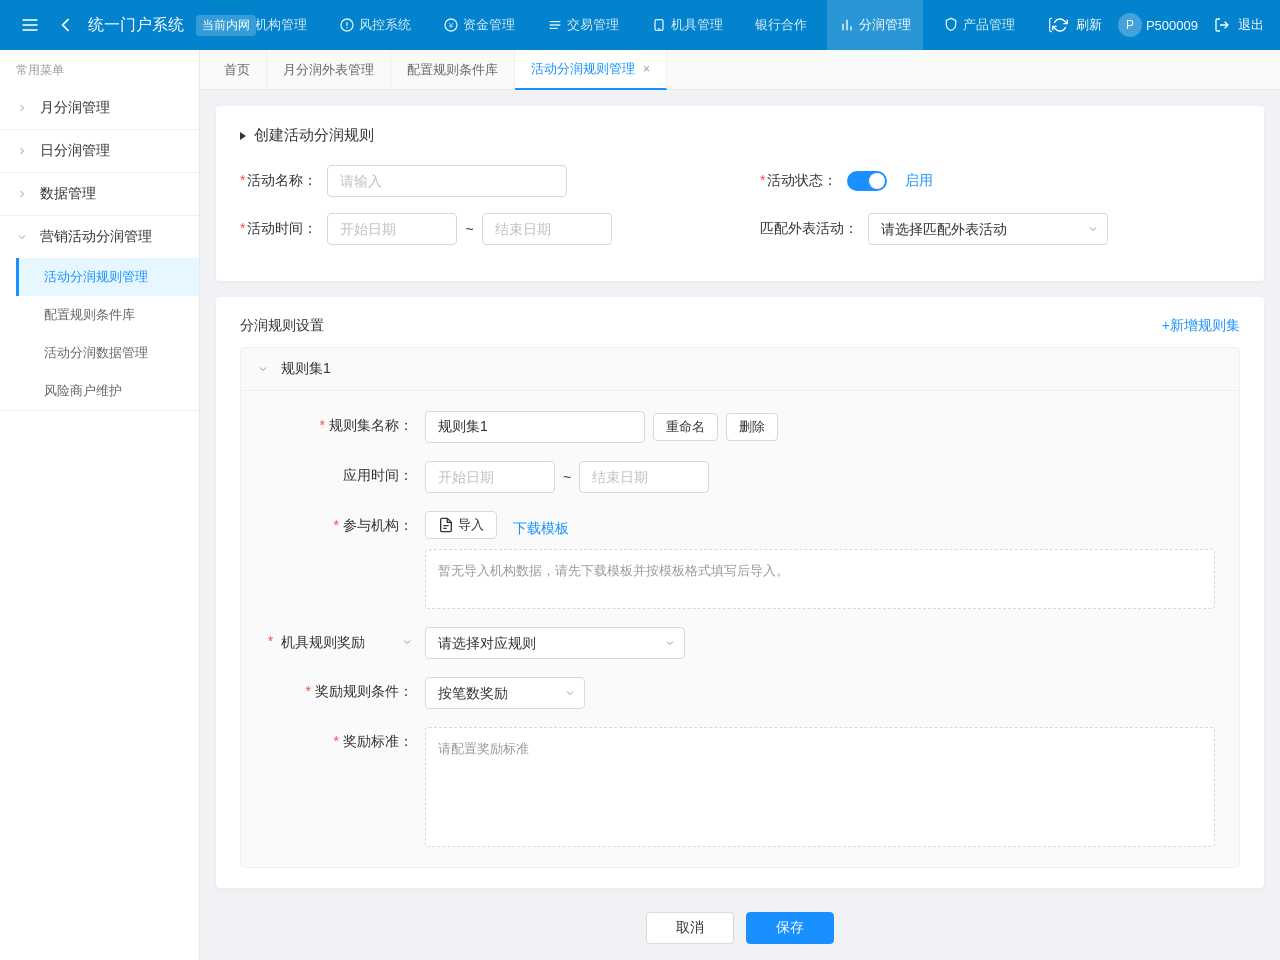
<file: create-activity-rule.html>
<!DOCTYPE html>
<html lang="zh-CN">
<head>
  <meta charset="UTF-8">
  <meta name="viewport" content="width=device-width, initial-scale=1.0">
  <title>统一门户系统 - 创建活动分润规则</title>
  <style>
    :root { --primary:#0383cd; --primary-light:#1890ff; --bg:#f0f2f5; --card:#fff; --border:#d9d9d9; --text:#333; --text2:#666; --text3:#999; --danger:#ff4d4f; --radius:4px; }
    * { box-sizing:border-box; }
    body { margin:0; font-family:-apple-system,BlinkMacSystemFont,"Segoe UI","PingFang SC","Microsoft YaHei",sans-serif; font-size:14px; color:var(--text); background:var(--bg); min-height:100vh; }
    .icon { width:16px;height:16px;fill:currentColor;vertical-align:middle;margin-right:4px; }
    .top-bar { height:50px;background:var(--primary);color:#fff;display:flex;align-items:center;justify-content:space-between;padding:0 16px;position:fixed;top:0;left:0;right:0;z-index:100; }
    .top-left { display:flex;align-items:center;gap:12px;flex-shrink:0; }
    .menu-toggle { background:none;border:none;color:#fff;cursor:pointer;padding:4px;display:flex;align-items:center; }
    .menu-toggle .icon, .back-arrow .icon { width:20px;height:20px;margin:0; }
    .back-arrow { display:flex;align-items:center;cursor:pointer; }
    .portal-title { font-size:16px;font-weight:500; }
    .env-tag { font-size:12px;color:#fff;background:rgba(255,255,255,0.2);padding:2px 6px;border-radius:var(--radius); }
    .top-nav { display:flex;align-items:center;gap:8px;overflow-x:auto;flex:1;justify-content:center;padding:0 16px; }
    .top-nav a { color:rgba(255,255,255,0.85);text-decoration:none;padding:0 12px;height:50px;display:flex;align-items:center;white-space:nowrap;font-size:13px; }
    .top-nav a.active { color:#fff;background:rgba(255,255,255,0.15);font-weight:500; }
    .nav-right { display:flex;align-items:center;gap:16px;flex-shrink:0; }
    .nav-right a { color:#fff;text-decoration:none;font-size:13px;display:flex;align-items:center;gap:4px; }
    .user-avatar { width:24px;height:24px;border-radius:50%;background:rgba(255,255,255,0.25);display:inline-flex;align-items:center;justify-content:center;font-size:12px; }
    .main-layout { display:flex;padding-top:50px;min-height:100vh; }
    .side-menu { width:200px;background:#fff;border-right:1px solid #e8e8e8;flex-shrink:0; }
    .menu-label { padding:12px 16px 8px;color:var(--text3);font-size:12px; }
    .menu-group { border-bottom:1px solid #f0f0f0; }
    .menu-title { padding:12px 16px;color:var(--text);cursor:pointer;display:flex;align-items:center;gap:8px;font-size:14px; }
    .menu-title .arrow { width:12px;height:12px;color:var(--text3);transition:transform .2s; }
    .menu-group.open .menu-title .arrow { transform:rotate(90deg); }
    .sub-menu { display:none;padding-left:16px; }
    .menu-group.open .sub-menu { display:block; }
    .sub-menu a { display:block;padding:10px 16px 10px 28px;color:var(--text2);text-decoration:none;font-size:13px;position:relative; }
    .sub-menu a.active, .sub-menu a:hover { color:var(--primary-light);background:#e6f7ff; }
    .sub-menu a.active::before { content:'';position:absolute;left:0;top:0;bottom:0;width:3px;background:var(--primary-light); }
    .main-content { flex:1;min-width:0;display:flex;flex-direction:column; }
    .tabs-bar { background:#fafafa;border-bottom:1px solid #e8e8e8;display:flex;align-items:center;padding:0 8px;height:40px;flex-shrink:0; }
    .tab-item { padding:0 16px;height:40px;display:flex;align-items:center;color:var(--text2);font-size:13px;cursor:pointer;border-right:1px solid #f0f0f0;position:relative;white-space:nowrap; }
    .tab-item.active { color:var(--primary-light);background:#fff;border-bottom:2px solid var(--primary-light); }
    .tab-item .close { margin-left:8px;color:var(--text3);font-size:12px; }
    .tab-item .close:hover { color:var(--danger); }
    .content-area { flex:1;padding:16px;overflow-y:auto; }
    .form-section { background:var(--card);border-radius:var(--radius);padding:20px 24px;margin-bottom:16px;box-shadow:0 1px 4px rgba(0,0,0,0.04); }
    .section-header { display:flex;align-items:center;gap:8px;margin-bottom:20px;cursor:pointer; }
    .section-header .triangle { width:0;height:0;border-left:6px solid var(--text);border-top:4px solid transparent;border-bottom:4px solid transparent;transition:transform .2s; }
    .section-header.collapsed .triangle { transform:rotate(-90deg); }
    .section-title { font-size:15px;font-weight:500;color:var(--text); }
    .form-row { display:flex;gap:40px;margin-bottom:16px;flex-wrap:wrap; }
    .form-item { display:flex;align-items:center;gap:10px; }
    .form-item.col { flex:1;min-width:280px; }
    .form-item label { color:var(--text);font-size:14px;white-space:nowrap; }
    .form-item .required { color:var(--danger);margin-right:2px; }
    .form-input { height:32px;padding:0 12px;border:1px solid var(--border);border-radius:var(--radius);font-size:14px;color:var(--text);outline:none; }
    .form-input:focus { border-color:var(--primary-light); }
    .form-input::placeholder { color:#bfbfbf; }
    .form-input:disabled { background:#f5f5f5; }
    .form-select { height:32px;padding:0 28px 0 12px;border:1px solid var(--border);border-radius:var(--radius);background:#fff;font-size:14px;color:var(--text);appearance:none;background-image:url("data:image/svg+xml,%3Csvg xmlns='http://www.w3.org/2000/svg' width='12' height='12' viewBox='0 0 24 24' fill='none' stroke='%23999' stroke-width='2'%3E%3Cpath d='M6 9l6 6 6-6'/%3E%3C/svg%3E");background-repeat:no-repeat;background-position:right 8px center;cursor:pointer; }
    .form-select:focus { border-color:var(--primary-light);outline:none; }
    .date-range { display:flex;align-items:center;gap:8px; }
    .date-range .form-input { width:130px; }
    .switch { position:relative;display:inline-block;width:40px;height:20px; }
    .switch input { opacity:0;width:0;height:0; }
    .slider { position:absolute;cursor:pointer;top:0;left:0;right:0;bottom:0;background:#bfbfbf;transition:.2s;border-radius:20px; }
    .slider:before { position:absolute;content:'';height:16px;width:16px;left:2px;bottom:2px;background:#fff;transition:.2s;border-radius:50%; }
    input:checked + .slider { background:var(--primary-light); }
    input:checked + .slider:before { transform:translateX(20px); }
    .switch-label { color:var(--primary-light);font-size:14px;margin-left:8px; }
    .btn { height:32px;padding:0 16px;border-radius:var(--radius);border:1px solid var(--border);background:#fff;color:var(--text);font-size:14px;cursor:pointer;display:inline-flex;align-items:center;justify-content:center; }
    .btn:hover { border-color:var(--primary-light);color:var(--primary-light); }
    .btn-primary { background:var(--primary-light);color:#fff;border-color:var(--primary-light); }
    .btn-primary:hover { background:#40a9ff;border-color:#40a9ff;color:#fff; }
    .btn-sm { height:28px;padding:0 12px;font-size:13px; }
    .btn-icon { width:32px;height:32px;padding:0;justify-content:center; }
    .btn-icon .icon { margin:0; }
    .link { color:var(--primary-light);text-decoration:none;font-size:14px; }
    .link:hover { opacity:.85; }
    .rule-block { background:#fafafa;border:1px solid #f0f0f0;border-radius:var(--radius); }
    .rule-block-header { display:flex;align-items:center;justify-content:space-between;padding:12px 16px;border-bottom:1px solid #f0f0f0;cursor:pointer; }
    .rule-block-header .left { display:flex;align-items:center;gap:8px; }
    .rule-block-header .arrow { width:12px;height:12px;color:var(--text3);transition:transform .2s; }
    .rule-block.collapsed .arrow { transform:rotate(-90deg); }
    .rule-block-body { padding:20px 24px;background:#fafafa; }
    .rule-block.collapsed .rule-block-body { display:none; }
    .nested-form-item { display:flex;align-items:flex-start;margin-bottom:18px; }
    .nested-form-item:last-child { margin-bottom:0; }
    .nested-label { width:160px;text-align:right;padding-right:12px;padding-top:6px;color:var(--text);font-size:14px;flex-shrink:0; }
    .nested-label .required { color:var(--danger);margin-right:4px; }
    .nested-control { flex:1;min-width:0; }
    .rule-type-select { border:none;background-color:transparent;padding:0 18px 0 0;border-radius:0;appearance:none;background-image:url("data:image/svg+xml,%3Csvg xmlns='http://www.w3.org/2000/svg' width='12' height='12' viewBox='0 0 24 24' fill='none' stroke='%23999' stroke-width='2'%3E%3Cpath d='M6 9l6 6 6-6'/%3E%3C/svg%3E");background-repeat:no-repeat;background-position:right 0 center;color:var(--text);font-size:14px;height:auto;line-height:inherit;cursor:pointer;outline:none;vertical-align:middle; }
    .rule-type-select option { color:var(--text);background:#fff; }
    .upload-zone { border:1px dashed var(--border);border-radius:var(--radius);min-height:60px;padding:12px;background:#fff;display:flex;flex-direction:column;gap:8px; }
    .upload-tip { color:var(--text3);font-size:13px;margin:0; }
    .file-list { display:flex;flex-wrap:wrap;gap:8px; }
    .file-tag { display:inline-flex;align-items:center;gap:6px;padding:4px 10px;background:#f0f5ff;color:var(--primary-light);border:1px solid #d6e4ff;border-radius:var(--radius);font-size:13px; }
    .file-tag .del { cursor:pointer;color:var(--text3); }
    .section-subtitle { display:flex;align-items:center;justify-content:space-between;margin-bottom:12px; }
    .section-subtitle h4 { margin:0;font-size:14px;font-weight:500;color:var(--text); }
    .rule-type-group { display:inline-flex;border:1px solid var(--border);border-radius:var(--radius);overflow:hidden; }
    .rule-type-btn { padding:6px 16px;background:#fff;border:none;border-right:1px solid var(--border);cursor:pointer;font-size:14px;color:var(--text); }
    .rule-type-btn:last-child { border-right:none; }
    .rule-type-btn:hover { color:var(--primary-light); }
    .rule-type-btn.active { background:var(--primary-light);color:#fff; }
    .rule-title-line { display:flex;align-items:center;margin-bottom:12px;color:var(--text);font-weight:500; }
    .rule-title-line::after { content:'';flex:1;height:1px;background:#e8e8e8;margin-left:12px; }
    .radio-group { display:flex;flex-direction:column;gap:10px; }
    .radio { display:inline-flex;align-items:center;gap:6px;cursor:pointer;font-size:14px; }
    .radio-desc { color:var(--text3);font-size:12px;margin:4px 0 0 22px; }
    .reward-standard-box { border:1px dashed var(--border);border-radius:var(--radius);padding:16px;background:#fff;display:inline-block;min-width:420px; }
    .merchant-rule-box { border:1px solid var(--border);border-radius:var(--radius);padding:16px;background:#fff; }
    .step-row { display:flex;align-items:center;gap:8px;margin-bottom:10px;flex-wrap:wrap; }
    .step-row .btn-icon { width:28px;height:28px; }
    .ratio-inputs { margin:10px 0 0 22px;display:flex;flex-direction:column;gap:10px; }
    .ratio-row { display:flex;align-items:center;gap:8px; }
    .dashed-box { border:1px dashed var(--border);border-radius:var(--radius);padding:16px;background:#fff;display:inline-block;min-width:420px; }
    .radio-label { display:flex;align-items:center;gap:8px;cursor:pointer;font-size:14px; }
    .radio-label input { margin:0; }
    .radio-main { display:flex;align-items:center;gap:8px; }
    .radio-desc { color:var(--text2);font-size:13px;margin-left:22px;margin-top:4px; }
    .reward-mode-group { display:flex;flex-direction:column;gap:12px; }
    .ladder-row { display:flex;align-items:center;gap:8px;margin-bottom:10px;flex-wrap:wrap; }
    .ladder-row .btn-icon { width:28px;height:28px; }
    .ladder-row .form-input { width:90px; }
    .ladder-label { color:var(--text2);font-size:13px;white-space:nowrap; }
    .inline-hint { color:var(--primary-light);font-size:13px;margin-left:8px; }
    .form-actions { display:flex;justify-content:center;gap:12px;margin-top:24px; }
    .form-actions .btn { min-width:88px; }
    .toast { position:fixed;top:70px;left:50%;transform:translateX(-50%);background:rgba(0,0,0,0.75);color:#fff;padding:10px 20px;border-radius:var(--radius);font-size:14px;z-index:1000;display:none; }
  </style>
</head>
<body>
  <svg width="0" height="0" style="position:absolute;visibility:hidden">
    <defs>
      <symbol id="icon-menu" viewBox="0 0 24 24"><path d="M3 6h18M3 12h18M3 18h18" stroke="currentColor" stroke-width="2" fill="none"/></symbol>
      <symbol id="icon-back" viewBox="0 0 24 24"><path d="M15 19l-7-7 7-7" stroke="currentColor" stroke-width="2" fill="none"/></symbol>
      <symbol id="icon-user" viewBox="0 0 24 24"><circle cx="12" cy="8" r="4" stroke="currentColor" stroke-width="2" fill="none"/><path d="M4 20c0-4 4-6 8-6s8 2 8 6" stroke="currentColor" stroke-width="2" fill="none"/></symbol>
      <symbol id="icon-org" viewBox="0 0 24 24"><circle cx="12" cy="12" r="9" stroke="currentColor" stroke-width="2" fill="none"/><circle cx="12" cy="12" r="3" fill="currentColor"/></symbol>
      <symbol id="icon-risk" viewBox="0 0 24 24"><circle cx="12" cy="12" r="9" stroke="currentColor" stroke-width="2" fill="none"/><path d="M12 8v5" stroke="currentColor" stroke-width="2"/><circle cx="12" cy="16" r="1" fill="currentColor"/></symbol>
      <symbol id="icon-money" viewBox="0 0 24 24"><circle cx="12" cy="12" r="9" stroke="currentColor" stroke-width="2" fill="none"/><text x="12" y="16" text-anchor="middle" font-size="12" fill="currentColor">¥</text></symbol>
      <symbol id="icon-trans" viewBox="0 0 24 24"><path d="M4 7h16M4 12h16M4 17h12" stroke="currentColor" stroke-width="2" fill="none"/></symbol>
      <symbol id="icon-device" viewBox="0 0 24 24"><rect x="6" y="4" width="12" height="16" rx="2" stroke="currentColor" stroke-width="2" fill="none"/><path d="M10 18h4" stroke="currentColor" stroke-width="2"/></symbol>
      <symbol id="icon-profit" viewBox="0 0 24 24"><path d="M6 20V10M12 20V4M18 20v-6" stroke="currentColor" stroke-width="2" fill="none"/></symbol>
      <symbol id="icon-product" viewBox="0 0 24 24"><path d="M5 5l7-3 7 3v6c0 5-3 8-7 9-4-1-7-4-7-9V5z" stroke="currentColor" stroke-width="2" fill="none"/></symbol>
      <symbol id="icon-file" viewBox="0 0 24 24"><path d="M14 2H6a2 2 0 00-2 2v16a2 2 0 002 2h12a2 2 0 002-2V8z" stroke="currentColor" stroke-width="2" fill="none"/><path d="M14 2v6h6M8 13h8M8 17h5" stroke="currentColor" stroke-width="2" fill="none"/></symbol>
      <symbol id="icon-refresh" viewBox="0 0 24 24"><path d="M23 4v6h-6M1 20v-6h6" stroke="currentColor" stroke-width="2" fill="none"/><path d="M3.51 9a9 9 0 0114.85-3.36L23 10M1 14l4.64 4.36A9 9 0 0020.49 15" stroke="currentColor" stroke-width="2" fill="none"/></symbol>
      <symbol id="icon-exit" viewBox="0 0 24 24"><path d="M9 21H5a2 2 0 01-2-2V5a2 2 0 012-2h4M16 17l5-5-5-5M21 12H9" stroke="currentColor" stroke-width="2" fill="none"/></symbol>
      <symbol id="icon-arrow-right" viewBox="0 0 24 24"><path d="M9 18l6-6-6-6" stroke="currentColor" stroke-width="2" fill="none"/></symbol>
      <symbol id="icon-arrow-down" viewBox="0 0 24 24"><path d="M6 9l6 6 6-6" stroke="currentColor" stroke-width="2" fill="none"/></symbol>
      <symbol id="icon-list" viewBox="0 0 24 24"><path d="M8 6h13M8 12h13M8 18h13M3 6h.01M3 12h.01M3 18h.01" stroke="currentColor" stroke-width="2" fill="none"/></symbol>
      <symbol id="icon-tag" viewBox="0 0 24 24"><path d="M20.59 13.41l-7.17 7.17a2 2 0 01-2.83 0L2 12V2h10l8.59 8.59a2 2 0 010 2.82zM7 7h.01" stroke="currentColor" stroke-width="2" fill="none"/></symbol>
      <symbol id="icon-close" viewBox="0 0 24 24"><path d="M18 6L6 18M6 6l12 12" stroke="currentColor" stroke-width="2" fill="none"/></symbol>
      <symbol id="icon-plus" viewBox="0 0 24 24"><path d="M12 5v14M5 12h14" stroke="currentColor" stroke-width="2" fill="none"/></symbol>
    </defs>
  </svg>

  <header class="top-bar">
    <div class="top-left">
      <button class="menu-toggle"><svg class="icon"><use href="#icon-menu"/></svg></button>
      <span class="back-arrow"><svg class="icon"><use href="#icon-back"/></svg></span>
      <span class="portal-title">统一门户系统</span>
      <span class="env-tag">当前内网</span>
    </div>
    <nav class="top-nav">
      <a href="#"><svg class="icon"><use href="#icon-user"/></svg>用户管理</a>
      <a href="#"><svg class="icon"><use href="#icon-org"/></svg>机构管理</a>
      <a href="#"><svg class="icon"><use href="#icon-risk"/></svg>风控系统</a>
      <a href="#"><svg class="icon"><use href="#icon-money"/></svg>资金管理</a>
      <a href="#"><svg class="icon"><use href="#icon-trans"/></svg>交易管理</a>
      <a href="#"><svg class="icon"><use href="#icon-device"/></svg>机具管理</a>
      <a href="#">银行合作</a>
      <a href="#" class="active"><svg class="icon"><use href="#icon-profit"/></svg>分润管理</a>
      <a href="#"><svg class="icon"><use href="#icon-product"/></svg>产品管理</a>
      <a href="#"><svg class="icon"><use href="#icon-file"/></svg>档案系统</a>
      <a href="#">更多</a>
    </nav>
    <div class="nav-right">
      <a href="#"><svg class="icon"><use href="#icon-refresh"/></svg>刷新</a>
      <a href="#"><span class="user-avatar">P</span>P500009</a>
      <a href="#"><svg class="icon"><use href="#icon-exit"/></svg>退出</a>
    </div>
  </header>

  <div class="main-layout">
    <aside class="side-menu">
      <div class="menu-label">常用菜单</div>
      <div class="menu-group"><div class="menu-title"><svg class="icon arrow"><use href="#icon-arrow-right"/></svg>月分润管理</div></div>
      <div class="menu-group"><div class="menu-title"><svg class="icon arrow"><use href="#icon-arrow-right"/></svg>日分润管理</div></div>
      <div class="menu-group"><div class="menu-title"><svg class="icon arrow"><use href="#icon-arrow-right"/></svg>数据管理</div></div>
      <div class="menu-group open">
        <div class="menu-title"><svg class="icon arrow"><use href="#icon-arrow-right"/></svg>营销活动分润管理</div>
        <div class="sub-menu">
          <a href="rule-management.html" class="active">活动分润规则管理</a>
          <a href="rule-condition-lib.html">配置规则条件库</a>
          <a href="activity-profit-data.html">活动分润数据管理</a>
          <a href="#">风险商户维护</a>
        </div>
      </div>
    </aside>

    <main class="main-content">
      <div class="tabs-bar">
        <div class="tab-item">首页</div>
        <div class="tab-item">月分润外表管理</div>
        <div class="tab-item">配置规则条件库</div>
        <div class="tab-item active">活动分润规则管理<span class="close">×</span></div>
      </div>

      <div class="content-area">
        <!-- 创建活动分润规则 -->
        <div class="form-section">
          <div class="section-header" id="basicHeader">
            <span class="triangle"></span>
            <span class="section-title">创建活动分润规则</span>
          </div>
          <div class="section-body" id="basicBody">
            <div class="form-row">
              <div class="form-item col">
                <label><span class="required">*</span>活动名称：</label>
                <input type="text" class="form-input" placeholder="请输入" style="width:240px;">
              </div>
              <div class="form-item col">
                <label><span class="required">*</span>活动状态：</label>
                <label class="switch"><input type="checkbox" checked id="activitySwitch"><span class="slider"></span></label>
                <span class="switch-label" id="switchLabel">启用</span>
              </div>
            </div>
            <div class="form-row">
              <div class="form-item col">
                <label><span class="required">*</span>活动时间：</label>
                <div class="date-range">
                  <input type="text" class="form-input" placeholder="开始日期">
                  <span>~</span>
                  <input type="text" class="form-input" placeholder="结束日期">
                </div>
              </div>
              <div class="form-item col">
                <label>匹配外表活动：</label>
                <select class="form-select" style="width:240px;">
                  <option value="">请选择匹配外表活动</option>
                  <option value="1">2024年Q4云音箱活动</option>
                  <option value="2">2026年机具奖励活动</option>
                </select>
              </div>
            </div>
          </div>
        </div>

        <!-- 分润规则设置 -->
        <div class="form-section">
          <div class="section-subtitle">
            <h4>分润规则设置</h4>
            <a href="#" class="link" id="addRuleSet">+新增规则集</a>
          </div>

          <div class="rule-block" id="ruleSet1">
            <div class="rule-block-header" data-target="ruleSet1Body">
              <div class="left">
                <svg class="icon arrow"><use href="#icon-arrow-down"/></svg>
                <span>规则集1</span>
              </div>
            </div>
            <div class="rule-block-body" id="ruleSet1Body">
              <div class="nested-form-item">
                <label class="nested-label"><span class="required">*</span>规则集名称：</label>
                <div class="nested-control">
                  <div style="display:flex;align-items:center;gap:8px;">
                    <input type="text" class="form-input" id="ruleSetName" value="规则集1" style="width:220px;">
                    <button class="btn btn-sm" id="btnRename">重命名</button>
                    <button class="btn btn-sm" id="btnDelete">删除</button>
                  </div>
                </div>
              </div>

              <div class="nested-form-item">
                <label class="nested-label">应用时间：</label>
                <div class="nested-control">
                  <div class="date-range">
                    <input type="text" class="form-input" placeholder="开始日期">
                    <span>~</span>
                    <input type="text" class="form-input" placeholder="结束日期">
                  </div>
                </div>
              </div>

              <div class="nested-form-item">
                <label class="nested-label"><span class="required">*</span>参与机构：</label>
                <div class="nested-control">
                  <button class="btn btn-sm" id="btnImportOrg"><svg class="icon"><use href="#icon-file"/></svg>导入</button>
                  <a href="#" class="link" style="margin-left:12px;">下载模板</a>
                  <div class="upload-zone" style="margin-top:10px;">
                    <p class="upload-tip">暂无导入机构数据，请先下载模板并按模板格式填写后导入。</p>
                    <div class="file-list" id="orgFileList"></div>
                  </div>
                </div>
              </div>

              <div class="nested-form-item">
                <div class="nested-label">
                  <span class="required">*</span>
                  <select class="rule-type-select" id="ruleTypeSelect">
                    <option value="device">机具规则奖励</option>
                    <option value="merchant">商户规则条件</option>
                    <option value="2026-device">26年设备规则奖励</option>
                  </select>
                </div>
                <div class="nested-control">
                  <select class="form-select" id="ruleConditionLib" style="width:260px;">
                    <option value="">请选择对应规则</option>
                    <option value="d1">2024年Q4云音箱活动规则</option>
                    <option value="d2">传统POS激活奖励规则</option>
                  </select>
                </div>
              </div>

              <div id="normalRuleFields" style="display:none;">
                <div class="nested-form-item">
                  <label class="nested-label"><span class="required">*</span>奖励规则条件：</label>
                  <div class="nested-control">
                    <select class="form-select" id="selectRuleCondition" style="width:160px;">
                      <option value="">请选择</option>
                      <option value="count" selected>按笔数奖励</option>
                      <option value="amount">按金额奖励</option>
                    </select>
                  </div>
                </div>

                <div class="nested-form-item">
                  <label class="nested-label"><span class="required">*</span>奖励标准：</label>
                  <div class="nested-control">
                    <div class="upload-zone" style="min-height:120px;">
                      <p class="upload-tip">请配置奖励标准</p>
                    </div>
                  </div>
                </div>
              </div>

              <div id="device2026Fields" style="display:none;">
                <div class="nested-form-item">
                  <label class="nested-label"><span class="required">*</span>基于奖励条件：</label>
                  <div class="nested-control">
                    <select class="form-select" id="selectRuleCondition2026" style="width:220px;">
                      <option value="">请选择</option>
                    </select>
                    <span class="inline-hint">仅支持按笔数奖励</span>
                  </div>
                </div>

                <div class="nested-form-item">
                  <label class="nested-label"><span class="required">*</span>奖励目标：</label>
                  <div class="nested-control">
                    <input type="text" class="form-input" value="交易笔数" disabled style="width:100px;background:#f5f5f5;">
                    <span class="inline-hint">按笔数奖励时固定为交易笔数</span>
                  </div>
                </div>

                <div class="nested-form-item">
                  <label class="nested-label"></label>
                  <div class="nested-control">
                    <div class="reward-mode-group">
                      <label class="radio-label">
                        <input type="radio" name="rewardMode" value="ladder" checked>
                        <span class="radio-main">阶梯奖励</span>
                      </label>
                      <p class="radio-desc">按阶梯配置进行奖励，奖励金额=奖励目标*区间奖励标准*区间奖励系数</p>

                      <div class="nested-form-item" style="margin:8px 0 0 22px;">
                        <label class="nested-label" style="width:auto;padding-right:8px;"><span class="required">*</span>阶梯区间奖励标准：</label>
                        <div class="nested-control">
                          <div id="ladderRows">
                            <div class="ladder-row">
                              <button class="btn btn-icon btn-sm ladder-add" type="button"><svg class="icon"><use href="#icon-plus"/></svg></button>
                              <input type="text" class="form-input" placeholder="请输入">
                              <span class="ladder-label">≤机具月（卡+码）交易笔数&lt;</span>
                              <input type="text" class="form-input" placeholder="请输入">
                              <span class="ladder-label">奖励标准：机具类型</span>
                              <input type="text" class="form-input" placeholder="请输入">
                              <span class="ladder-label">台/目标单位</span>
                              <span class="ladder-label">奖励系数：</span>
                              <input type="text" class="form-input" placeholder="请输入">
                            </div>
                          </div>
                        </div>
                      </div>
                    </div>
                  </div>
                </div>

                <div class="nested-form-item">
                  <label class="nested-label"><span class="required">*</span>设备SN导入：</label>
                  <div class="nested-control">
                    <button class="btn btn-sm" id="btnImportSn"><svg class="icon"><use href="#icon-file"/></svg>导入</button>
                    <a href="#" class="link" style="margin-left:12px;">下载模板</a>
                    <div class="upload-zone" style="margin-top:10px;">
                      <p class="upload-tip">暂无导入设备数据，请先下载模板并按模板格式填写后导入。</p>
                      <div class="file-list" id="snFileList"></div>
                    </div>
                  </div>
                </div>
              </div>
            </div>
          </div>
        </div>

        <div class="form-actions">
          <button class="btn" id="btnCancel">取消</button>
          <button class="btn btn-primary" id="btnSave">保存</button>
        </div>
      </div>
    </main>
  </div>
  <div class="toast" id="toast"></div>

  <script>
    const $ = id => document.getElementById(id);
    const toast = msg => { const t=$('toast'); t.textContent=msg; t.style.display='block'; setTimeout(()=>t.style.display='none',2000); };

    // 折叠基本信息
    $('basicHeader').addEventListener('click', ()=>{
      $('basicHeader').classList.toggle('collapsed');
      $('basicBody').style.display = $('basicHeader').classList.contains('collapsed') ? 'none' : 'block';
    });

    // 活动状态开关
    $('activitySwitch').addEventListener('change', e=>{
      $('switchLabel').textContent = e.target.checked ? '启用' : '停用';
    });

    // 折叠规则集
    document.querySelectorAll('.rule-block-header').forEach(h=>{
      h.addEventListener('click', ()=>{
        const block = h.closest('.rule-block');
        block.classList.toggle('collapsed');
      });
    });

    // 重命名
    $('btnRename').addEventListener('click', ()=>{
      const name = $('ruleSetName').value.trim();
      if(!name) return toast('规则集名称不能为空');
      document.querySelector('#ruleSet1 .rule-block-header span:last-child').textContent = name;
      toast('重命名成功');
    });

    // 删除规则集
    $('btnDelete').addEventListener('click', ()=>{
      if(confirm('确认删除规则集1？')) {
        $('ruleSet1').remove();
        toast('已删除');
      }
    });

    // 导入机构
    const orgTip = document.querySelector('#orgFileList').previousElementSibling;
    $('btnImportOrg').addEventListener('click', ()=>{
      const list=$('orgFileList');
      if(!list.querySelector('.file-tag')){
        list.innerHTML='<span class="file-tag">参与机构清单.xlsx <span class="del">×</span></span>';
        orgTip.textContent='已导入机构数据：';
        toast('机构导入成功');
      } else { toast('已存在导入文件'); }
    });
    $('orgFileList').addEventListener('click', e=>{
      if(e.target.classList.contains('del')){
        e.target.parentElement.remove();
        orgTip.textContent='暂无导入机构数据，请先下载模板并按模板格式填写后导入。';
        toast('已移除');
      }
    });

    // 规则奖励类型切换（标签下拉选择）
    const ruleTypeSelect = $('ruleTypeSelect');
    const ruleConditionLib = $('ruleConditionLib');
    const normalRuleFields = $('normalRuleFields');
    const device2026Fields = $('device2026Fields');

    const ruleLibOptions = {
      'device': [
        {value:'', text:'请选择对应规则'},
        {value:'d1', text:'2024年Q4云音箱活动规则'},
        {value:'d2', text:'传统POS激活奖励规则'}
      ],
      'merchant': [
        {value:'', text:'请选择对应规则'},
        {value:'m1', text:'新商户入网奖励规则'},
        {value:'m2', text:'商户月交易达标规则'}
      ],
      '2026-device': [
        {value:'', text:'请选择对应规则'},
        {value:'y1', text:'2026年机具按笔数奖励规则'}
      ]
    };

    const updateRuleLibOptions = type => {
      if(!ruleConditionLib) return;
      const opts = ruleLibOptions[type] || ruleLibOptions['device'];
      ruleConditionLib.innerHTML = opts.map(o => `\u003coption value="${o.value}"\u003e${o.text}\u003c/option\u003e`).join('');
    };

    const setRuleType = type => {
      if(ruleTypeSelect) ruleTypeSelect.value = type;
      updateRuleLibOptions(type);
      if(type === '2026-device'){
        normalRuleFields.style.display = 'none';
        device2026Fields.style.display = 'block';
      } else if(type){
        normalRuleFields.style.display = 'block';
        device2026Fields.style.display = 'none';
      } else {
        normalRuleFields.style.display = 'none';
        device2026Fields.style.display = 'none';
      }
    };

    ruleTypeSelect.addEventListener('change', e => setRuleType(e.target.value));

    // 默认选中机具规则奖励
    setRuleType('device');

    // 从配置规则条件库加载规则条件（模拟数据）
    const ruleConditionLibItems = [
      {value:'rc001', text:'月交易笔数达标'},
      {value:'rc002', text:'累计交易笔数达标'},
      {value:'rc003', text:'单日交易笔数达标'}
    ];
    const selectRuleCondition2026 = $('selectRuleCondition2026');
    if(selectRuleCondition2026){
      selectRuleCondition2026.innerHTML = '<option value="">请选择</option>' +
        ruleConditionLibItems.map(o => `<option value="${o.value}">${o.text}</option>`).join('');
    }

    // 导入设备SN
    const snTip = document.querySelector('#snFileList').previousElementSibling;
    $('btnImportSn').addEventListener('click', ()=>{
      const list=$('snFileList');
      if(!list.querySelector('.file-tag')){
        list.innerHTML='<span class="file-tag">设备SN清单.xlsx <span class="del">×</span></span>';
        snTip.textContent='已导入设备数据：';
        toast('设备SN导入成功');
      } else { toast('已存在导入文件'); }
    });
    $('snFileList').addEventListener('click', e=>{
      if(e.target.classList.contains('del')){
        e.target.parentElement.remove();
        snTip.textContent='暂无导入设备数据，请先下载模板并按模板格式填写后导入。';
        toast('已移除');
      }
    });

    // 新增规则集
    $('addRuleSet').addEventListener('click', e=>{
      e.preventDefault();
      toast('新增规则集（演示）');
    });

    // 阶梯区间奖励标准：新增/删除行
    const ladderRows = $('ladderRows');
    if(ladderRows){
      const createLadderRow = () => {
        const div = document.createElement('div');
        div.className = 'ladder-row';
        div.innerHTML = `
          <button class="btn btn-icon btn-sm ladder-add" type="button"><svg class="icon"><use href="#icon-plus"/></svg></button>
          <input type="text" class="form-input" placeholder="请输入">
          <span class="ladder-label">≤机具月（卡+码）交易笔数&lt;</span>
          <input type="text" class="form-input" placeholder="请输入">
          <span class="ladder-label">奖励标准：机具类型</span>
          <input type="text" class="form-input" placeholder="请输入">
          <span class="ladder-label">台/目标单位</span>
          <span class="ladder-label">奖励系数：</span>
          <input type="text" class="form-input" placeholder="请输入">
        `;
        return div;
      };
      ladderRows.addEventListener('click', e=>{
        const btn = e.target.closest('.ladder-add');
        if(!btn) return;
        ladderRows.appendChild(createLadderRow());
      });
    }

    $('btnCancel').addEventListener('click', ()=>{ if(confirm('确认取消？')) toast('已取消'); });
    $('btnSave').addEventListener('click', ()=>{ toast('保存成功'); });
  </script>
</body>
</html>
</file>
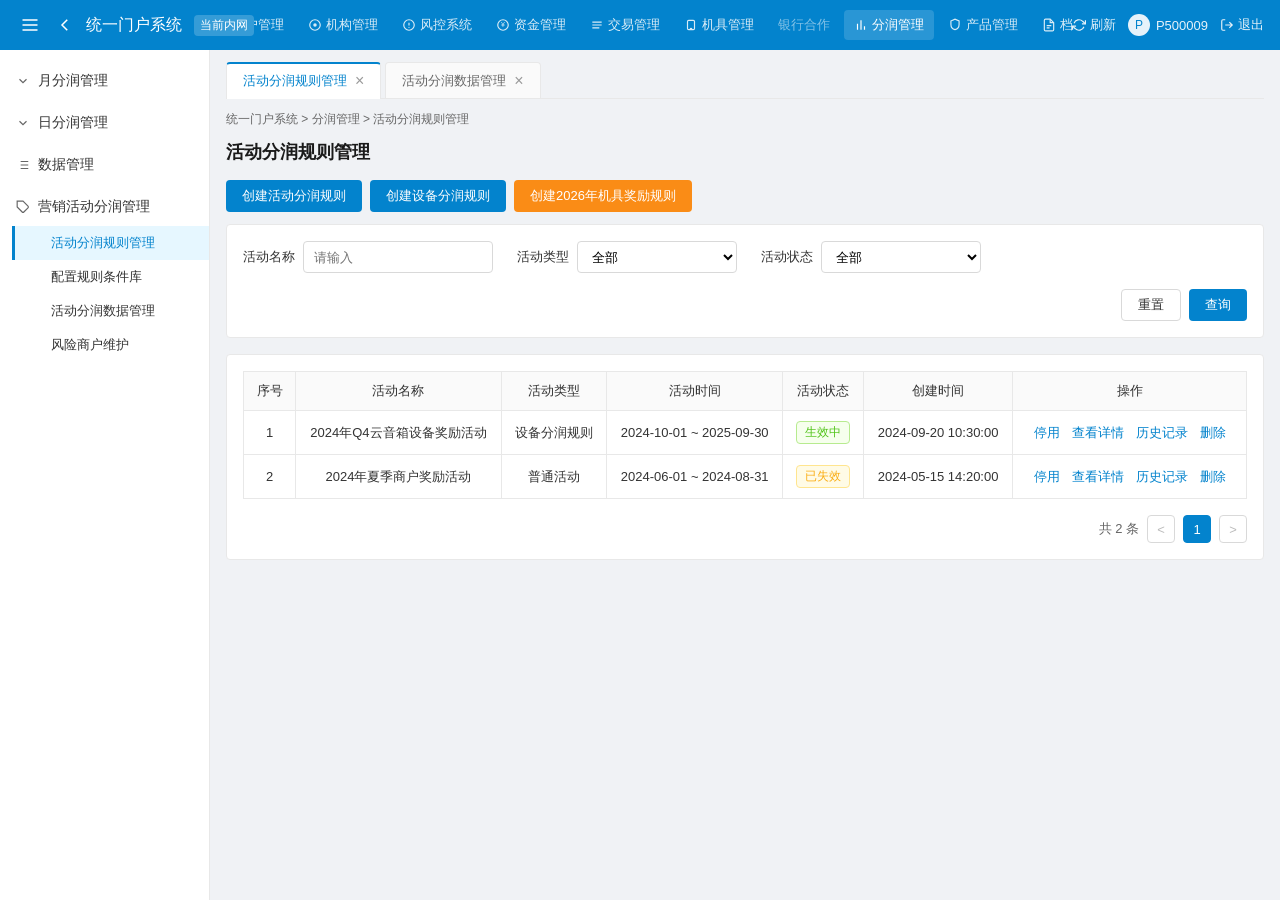
<file: portal.html>
<!DOCTYPE html>
<html lang="zh-CN">
<head>
  <meta charset="UTF-8">
  <meta name="viewport" content="width=device-width, initial-scale=1.0">
  <title>统一门户系统 - 分润管理</title>
  <link rel="stylesheet" href="css/style.css?v=2">
</head>
<body>
  <!-- SVG Sprite -->
  <svg width="0" height="0" style="position:absolute;visibility:hidden">
    <defs>
      <symbol id="icon-menu" viewBox="0 0 24 24"><path d="M3 6h18M3 12h18M3 18h18" stroke="currentColor" stroke-width="2" fill="none"/></symbol>
      <symbol id="icon-back" viewBox="0 0 24 24"><path d="M15 19l-7-7 7-7" stroke="currentColor" stroke-width="2" fill="none"/></symbol>
      <symbol id="icon-user" viewBox="0 0 24 24"><circle cx="12" cy="8" r="4" stroke="currentColor" stroke-width="2" fill="none"/><path d="M4 20c0-4 4-6 8-6s8 2 8 6" stroke="currentColor" stroke-width="2" fill="none"/></symbol>
      <symbol id="icon-org" viewBox="0 0 24 24"><circle cx="12" cy="12" r="9" stroke="currentColor" stroke-width="2" fill="none"/><circle cx="12" cy="12" r="3" fill="currentColor"/></symbol>
      <symbol id="icon-risk" viewBox="0 0 24 24"><circle cx="12" cy="12" r="9" stroke="currentColor" stroke-width="2" fill="none"/><path d="M12 8v5" stroke="currentColor" stroke-width="2"/><circle cx="12" cy="16" r="1" fill="currentColor"/></symbol>
      <symbol id="icon-money" viewBox="0 0 24 24"><circle cx="12" cy="12" r="9" stroke="currentColor" stroke-width="2" fill="none"/><text x="12" y="16" text-anchor="middle" font-size="12" fill="currentColor">¥</text></symbol>
      <symbol id="icon-trans" viewBox="0 0 24 24"><path d="M4 7h16M4 12h16M4 17h12" stroke="currentColor" stroke-width="2" fill="none"/></symbol>
      <symbol id="icon-device" viewBox="0 0 24 24"><rect x="6" y="4" width="12" height="16" rx="2" stroke="currentColor" stroke-width="2" fill="none"/><path d="M10 18h4" stroke="currentColor" stroke-width="2"/></symbol>
      <symbol id="icon-bank" viewBox="0 0 24 24"><rect x="3" y="10" width="18" height="9" rx="1" stroke="currentColor" stroke-width="2" fill="none"/><path d="M3 10l9-6 9 6" stroke="currentColor" stroke-width="2" fill="none"/></symbol>
      <symbol id="icon-profit" viewBox="0 0 24 24"><path d="M6 20V10M12 20V4M18 20v-6" stroke="currentColor" stroke-width="2" fill="none"/></symbol>
      <symbol id="icon-product" viewBox="0 0 24 24"><path d="M5 5l7-3 7 3v6c0 5-3 8-7 9-4-1-7-4-7-9V5z" stroke="currentColor" stroke-width="2" fill="none"/></symbol>
      <symbol id="icon-file" viewBox="0 0 24 24"><path d="M14 2H6a2 2 0 00-2 2v16a2 2 0 002 2h12a2 2 0 002-2V8z" stroke="currentColor" stroke-width="2" fill="none"/><path d="M14 2v6h6M8 13h8M8 17h5" stroke="currentColor" stroke-width="2" fill="none"/></symbol>
      <symbol id="icon-refresh" viewBox="0 0 24 24"><path d="M23 4v6h-6M1 20v-6h6" stroke="currentColor" stroke-width="2" fill="none"/><path d="M3.51 9a9 9 0 0114.85-3.36L23 10M1 14l4.64 4.36A9 9 0 0020.49 15" stroke="currentColor" stroke-width="2" fill="none"/></symbol>
      <symbol id="icon-exit" viewBox="0 0 24 24"><path d="M9 21H5a2 2 0 01-2-2V5a2 2 0 012-2h4M16 17l5-5-5-5M21 12H9" stroke="currentColor" stroke-width="2" fill="none"/></symbol>
      <symbol id="icon-arrow-down" viewBox="0 0 24 24"><path d="M6 9l6 6 6-6" stroke="currentColor" stroke-width="2" fill="none"/></symbol>
      <symbol id="icon-arrow-right" viewBox="0 0 24 24"><path d="M9 18l6-6-6-6" stroke="currentColor" stroke-width="2" fill="none"/></symbol>
      <symbol id="icon-list" viewBox="0 0 24 24"><path d="M8 6h13M8 12h13M8 18h13M3 6h.01M3 12h.01M3 18h.01" stroke="currentColor" stroke-width="2" fill="none"/></symbol>
      <symbol id="icon-tag" viewBox="0 0 24 24"><path d="M20.59 13.41l-7.17 7.17a2 2 0 01-2.83 0L2 12V2h10l8.59 8.59a2 2 0 010 2.82zM7 7h.01" stroke="currentColor" stroke-width="2" fill="none"/></symbol>
      <symbol id="icon-close" viewBox="0 0 24 24"><path d="M18 6L6 18M6 6l12 12" stroke="currentColor" stroke-width="2" fill="none"/></symbol>
      <symbol id="icon-plus" viewBox="0 0 24 24"><path d="M12 5v14M5 12h14" stroke="currentColor" stroke-width="2" fill="none"/></symbol>
    </defs>
  </svg>

  <!-- 顶部导航 -->
  <header class="top-bar">
    <div class="top-left">
      <button class="menu-toggle"><svg class="icon"><use href="#icon-menu"/></svg></button>
      <span class="back-arrow"><svg class="icon"><use href="#icon-back"/></svg></span>
      <span class="portal-title">统一门户系统</span>
      <span class="env-tag">当前内网</span>
    </div>
    <nav class="top-nav">
      <a href="#"><svg class="icon"><use href="#icon-user"/></svg>用户管理</a>
      <a href="#"><svg class="icon"><use href="#icon-org"/></svg>机构管理</a>
      <a href="#"><svg class="icon"><use href="#icon-risk"/></svg>风控系统</a>
      <a href="#"><svg class="icon"><use href="#icon-money"/></svg>资金管理</a>
      <a href="#"><svg class="icon"><use href="#icon-trans"/></svg>交易管理</a>
      <a href="#"><svg class="icon"><use href="#icon-device"/></svg>机具管理</a>
      <a href="#" class="disabled">银行合作</a>
      <a href="#" class="active"><svg class="icon"><use href="#icon-profit"/></svg>分润管理</a>
      <a href="#"><svg class="icon"><use href="#icon-product"/></svg>产品管理</a>
      <a href="#"><svg class="icon"><use href="#icon-file"/></svg>档案系统</a>
    </nav>
    <div class="nav-right">
      <a href="#"><svg class="icon"><use href="#icon-refresh"/></svg>刷新</a>
      <a href="#"><span class="user-avatar">P</span>P500009</a>
      <a href="#"><svg class="icon"><use href="#icon-exit"/></svg>退出</a>
    </div>
  </header>

  <div class="main-layout">
    <!-- 左侧菜单 -->
    <aside class="side-menu">
      <div class="menu-group">
        <div class="menu-title"><svg class="icon"><use href="#icon-arrow-down"/></svg>月分润管理</div>
      </div>
      <div class="menu-group">
        <div class="menu-title"><svg class="icon"><use href="#icon-arrow-down"/></svg>日分润管理</div>
      </div>
      <div class="menu-group">
        <div class="menu-title"><svg class="icon"><use href="#icon-list"/></svg>数据管理</div>
      </div>
      <div class="menu-group open">
        <div class="menu-title"><svg class="icon"><use href="#icon-tag"/></svg>营销活动分润管理</div>
        <div class="sub-menu">
          <a href="#" class="active" data-page="rule-list">活动分润规则管理</a>
          <a href="#">配置规则条件库</a>
          <a href="#" data-page="page-data-list">活动分润数据管理</a>
          <a href="#">风险商户维护</a>
        </div>
      </div>
    </aside>

    <!-- 内容区 -->
    <main class="content-area">
      <!-- Tab 栏 -->
      <div class="tabs-bar">
        <div class="tab active" data-page="rule-list">活动分润规则管理<span class="tab-close">×</span></div>
        <div class="tab" data-page="page-data-list">活动分润数据管理<span class="tab-close">×</span></div>
      </div>

      <!-- 页面：活动分润规则管理 -->
      <section class="page" id="page-rule-list">
        <div class="breadcrumb">统一门户系统 &gt; 分润管理 &gt; 活动分润规则管理</div>
        <h2 class="page-title">活动分润规则管理</h2>

        <div class="page-toolbar">
          <div class="toolbar-left">
            <button class="btn btn-primary" id="btn-create-rule">创建活动分润规则</button>
            <button class="btn btn-primary" id="btn-create-device">创建设备分润规则</button>
            <button class="btn btn-warning" id="btn-create-2026">创建2026年机具奖励规则</button>
          </div>
        </div>

        <div class="search-section">
          <div class="search-row">
            <div class="search-item">
              <label>活动名称</label>
              <input type="text" class="form-input" placeholder="请输入">
            </div>
            <div class="search-item">
              <label>活动类型</label>
              <select class="form-select">
                <option>全部</option>
                <option>普通活动</option>
                <option>设备分润规则</option>
              </select>
            </div>
            <div class="search-item">
              <label>活动状态</label>
              <select class="form-select">
                <option>全部</option>
                <option>生效中</option>
                <option>已失效</option>
              </select>
            </div>
          </div>
          <div class="search-actions">
            <button class="btn btn-default">重置</button>
            <button class="btn btn-primary">查询</button>
          </div>
        </div>

        <div class="table-section">
          <table class="data-table">
            <thead>
              <tr>
                <th>序号</th>
                <th>活动名称</th>
                <th>活动类型</th>
                <th>活动时间</th>
                <th>活动状态</th>
                <th>创建时间</th>
                <th>操作</th>
              </tr>
            </thead>
            <tbody>
              <tr>
                <td>1</td>
                <td>2024年Q4云音箱设备奖励活动</td>
                <td>设备分润规则</td>
                <td>2024-10-01 ~ 2025-09-30</td>
                <td><span class="status-tag success">生效中</span></td>
                <td>2024-09-20 10:30:00</td>
                <td class="ops"><a href="#">停用</a><a href="#">查看详情</a><a href="#">历史记录</a><a href="#">删除</a></td>
              </tr>
              <tr>
                <td>2</td>
                <td>2024年夏季商户奖励活动</td>
                <td>普通活动</td>
                <td>2024-06-01 ~ 2024-08-31</td>
                <td><span class="status-tag warning">已失效</span></td>
                <td>2024-05-15 14:20:00</td>
                <td class="ops"><a href="#">停用</a><a href="#">查看详情</a><a href="#">历史记录</a><a href="#">删除</a></td>
              </tr>
            </tbody>
          </table>
          <div class="pagination">
            <span>共 2 条</span>
            <button class="page-btn" disabled>&lt;</button>
            <button class="page-btn active">1</button>
            <button class="page-btn" disabled>&gt;</button>
          </div>
        </div>
      </section>

      <!-- 页面：创建设备分润规则 -->
      <section class="page hidden" id="page-device-create">
        <div class="breadcrumb">统一门户系统 &gt; 分润管理 &gt; 活动分润规则管理 &gt; 创建设备分润规则</div>
        <h2 class="page-title">创建设备分润规则</h2>

        <div class="form-card">
          <div class="section-title">基本信息</div>
          <div class="form-row">
            <div class="form-item required">
              <label>活动名称</label>
              <input type="text" class="form-input" placeholder="请输入" style="min-width:360px">
            </div>
          </div>
          <div class="form-row">
            <div class="form-item required">
              <label>活动时间</label>
              <div class="date-range">
                <input type="date" class="form-input" value="2024-10-01">
                <span>~</span>
                <input type="date" class="form-input" value="2025-09-30">
              </div>
            </div>
          </div>
          <div class="form-row">
            <div class="form-item">
              <label>活动描述</label>
              <textarea class="form-textarea" rows="3" placeholder="请输入" style="min-width:360px"></textarea>
            </div>
          </div>
        </div>

        <div class="form-card">
          <div class="section-title">考核规则设置</div>
          <div class="form-row">
            <div class="form-item required">
              <label>设备序列号导入</label>
              <p class="form-hint">系统将根据导入的设备SN，自动从「OMP 设备明细表」取设备的初始绑定时间（即首次安装时间），无需在Excel中填写。</p>
              <div class="file-ops">
                <button class="btn btn-default btn-sm" id="btn-upload-sn">上传Excel</button>
                <a href="#" class="link-download">下载模板</a>
              </div>
            </div>
          </div>
          <div class="sn-preview" id="sn-preview">
            <div class="preview-info">已导入：2 条</div>
          </div>
          <div class="form-row">
            <div class="form-item required">
              <label>考核周期</label>
              <div class="input-unit">
                <span class="input-prefix">绑定次月起连续</span>
                <input type="number" class="form-input" value="3" style="width:80px;text-align:center">
                <span>个月</span>
              </div>
            </div>
          </div>
          <div class="form-row">
            <div class="form-item required">
              <label>交易金额门槛</label>
              <div class="input-unit">
                <input type="number" class="form-input" value="5">
                <span>元/笔</span>
              </div>
            </div>
            <div class="form-item required">
              <label>交易笔数门槛</label>
              <div class="input-unit">
                <input type="number" class="form-input" value="100">
                <span>笔/月</span>
              </div>
            </div>
          </div>
          <div class="form-row">
            <div class="form-item required">
              <label>奖励标准</label>
              <div class="input-unit">
                <input type="number" class="form-input" value="1" placeholder="请输入">
                <span>台</span>
              </div>
            </div>
          </div>
        </div>

        <div class="form-actions">
          <button class="btn btn-default" id="btn-device-cancel">取消</button>
          <button class="btn btn-primary" id="btn-device-save">保存</button>
        </div>
      </section>

      <!-- 页面：2026年机具奖励规则创建 -->
      <section class="page hidden" id="page-2026-create">
        <div class="breadcrumb">统一门户系统 &gt; 分润管理 &gt; 活动分润规则管理 &gt; 创建2026年机具奖励规则</div>
        <h2 class="page-title">创建2026年机具奖励规则</h2>

        <div class="form-card">
          <div class="section-title">基本信息</div>
          <div class="form-row">
            <div class="form-item required">
              <label>活动名称</label>
              <input type="text" class="form-input" placeholder="请输入" style="min-width:360px">
            </div>
          </div>
          <div class="form-row">
            <div class="form-item required">
              <label>活动时间</label>
              <div class="date-range">
                <input type="date" class="form-input" value="2024-10-01">
                <span>~</span>
                <input type="date" class="form-input" value="2025-09-30">
              </div>
            </div>
          </div>
          <div class="form-row">
            <div class="form-item">
              <label>活动描述</label>
              <textarea class="form-textarea" rows="3" placeholder="请输入" style="min-width:360px"></textarea>
            </div>
          </div>
        </div>

        <div class="form-card">
          <div class="section-title">考核规则设置</div>
          <div class="form-row">
            <div class="form-item required">
              <label>设备序列号导入</label>
              <p class="form-hint">导入时仅做基础格式校验，跑批导出时再标识不符合原因。系统将根据设备SN自动从「OMP 设备明细表」取首次绑定时间。</p>
              <div class="file-ops">
                <button class="btn btn-default btn-sm" id="btn-upload-sn-2026">上传Excel</button>
                <a href="#" class="link-download">下载模板</a>
              </div>
            </div>
          </div>          <div class="sn-preview" id="sn-preview-2026">
            <div class="preview-info">已导入：2 条</div>
          </div>

          <div class="form-row">
            <div class="form-item required">
              <label>开始考核月份</label>
              <div class="radio-group">
                <label class="radio"><input type="radio" name="start-month" checked> 当月</label>
                <label class="radio"><input type="radio" name="start-month"> 次月</label>
              </div>
            </div>
            <div class="form-item required">
              <label>考核周期</label>
              <div class="input-unit">
                <input type="number" class="form-input" value="3" style="width:80px;text-align:center">
                <span>个月</span>
              </div>
            </div>
          </div>

          <div class="form-row">
            <div class="form-item">
              <label class="checkbox"><input type="checkbox"> 考核期间达标后不再考核</label>
            </div>
          </div>

          <div class="form-row">
            <div class="form-item required">
              <label>奖励条件</label>
              <div class="radio-group">
                <label class="radio"><input type="radio" name="reward-type" checked> 按笔数奖励</label>
              </div>
            </div>
            <div class="form-item required">
              <label>交易笔数门槛</label>
              <div class="input-unit">
                <input type="number" class="form-input" value="100">
                <span>笔/月</span>
              </div>
            </div>
          </div>
        </div>

        <div class="form-actions">
          <button class="btn btn-default" id="btn-2026-cancel">取消</button>
          <button class="btn btn-primary" id="btn-2026-save">保存</button>
        </div>
      </section>

      <!-- 页面：活动分润数据管理 -->
      <section class="page hidden" id="page-data-list">
        <div class="breadcrumb">统一门户系统 &gt; 分润管理 &gt; 活动分润数据管理</div>
        <h2 class="page-title">活动分润数据管理</h2>

        <div class="page-toolbar">
          <div class="toolbar-left">
            <button class="btn btn-primary" id="btn-new-batch">新建跑批</button>
            <button class="btn btn-default">导出</button>
            <button class="btn btn-default">发布</button>
          </div>
        </div>

        <div class="search-section">
          <div class="search-row">
            <div class="search-item">
              <label>活动名称</label>
              <input type="text" class="form-input" placeholder="请输入">
            </div>
            <div class="search-item">
              <label>活动类型</label>
              <select class="form-select">
                <option>全部</option>
                <option>设备分润规则</option>
              </select>
            </div>
            <div class="search-item">
              <label>考核月份</label>
              <input type="month" class="form-input" value="2024-04">
            </div>
            <div class="search-item">
              <label>机构名称</label>
              <input type="text" class="form-input" placeholder="请输入">
            </div>
            <div class="search-item">
              <label>达标状态</label>
              <select class="form-select">
                <option>全部</option>
                <option>已达标</option>
                <option>未达标</option>
                <option>考核中</option>
              </select>
            </div>
          </div>
          <div class="search-actions">
            <button class="btn btn-default">重置</button>
            <button class="btn btn-primary">查询</button>
          </div>
        </div>

        <div class="table-section">
          <table class="data-table">
            <thead>
              <tr>
                <th>序号</th>
                <th>活动名称</th>
                <th>活动类型</th>
                <th>考核月份</th>
                <th>机构名称</th>
                <th>商编</th>
                <th>设备序列号</th>
                <th>首次安装时间</th>
                <th>有效交易笔数</th>
                <th>达标状态</th>
                <th>不符合原因</th>
                <th>跑批时间</th>
                <th>操作</th>
              </tr>
            </thead>
            <tbody>
              <tr>
                <td>1</td>
                <td>2024年Q4云音箱设备奖励活动</td>
                <td>设备分润规则</td>
                <td>2024-04</td>
                <td>山东机构</td>
                <td>37010001</td>
                <td>YX20240001</td>
                <td>2024-03-15</td>
                <td>156</td>
                <td><span class="status-tag success">已达标</span></td>
                <td>—</td>
                <td>2024-04-05 10:30:00</td>
                <td class="ops"><a href="#">查看详情</a></td>
              </tr>
              <tr>
                <td>2</td>
                <td>2024年Q4云音箱设备奖励活动</td>
                <td>设备分润规则</td>
                <td>2024-04</td>
                <td>山东机构</td>
                <td>—</td>
                <td>YX20240002</td>
                <td>2024-03-20</td>
                <td>89</td>
                <td><span class="status-tag danger">未达标</span></td>
                <td>—</td>
                <td>2024-04-05 10:30:00</td>
                <td class="ops"><a href="#">查看详情</a></td>
              </tr>
              <tr>
                <td>3</td>
                <td>2024年Q4云音箱设备奖励活动</td>
                <td>设备分润规则</td>
                <td>2024-04</td>
                <td>北京机构</td>
                <td>—</td>
                <td>YX20240003</td>
                <td>2024-03-18</td>
                <td>0</td>
                <td><span class="status-tag warning">考核中</span></td>
                <td>—</td>
                <td>2024-04-05 10:30:00</td>
                <td class="ops"><a href="#">查看详情</a></td>
              </tr>
              <tr>
                <td>4</td>
                <td>2024年Q4云音箱设备奖励活动</td>
                <td>设备分润规则</td>
                <td>2024-04</td>
                <td>北京机构</td>
                <td>—</td>
                <td>YX20240004</td>
                <td>2024-03-25</td>
                <td>112</td>
                <td><span class="status-tag success">已达标</span></td>
                <td>—</td>
                <td>2024-04-05 10:30:00</td>
                <td class="ops"><a href="#">查看详情</a></td>
              </tr>
              <tr>
                <td>5</td>
                <td>2024年Q4云音箱设备奖励活动</td>
                <td>设备分润规则</td>
                <td>2024-04</td>
                <td>上海机构</td>
                <td>—</td>
                <td>YX20240005</td>
                <td>2024-02-10</td>
                <td>0</td>
                <td><span class="status-tag info">不参与</span></td>
                <td>超出考核周期</td>
                <td>2024-04-05 10:30:00</td>
                <td class="ops"><a href="#">查看详情</a></td>
              </tr>
              <tr>
                <td>6</td>
                <td>2024年Q4云音箱设备奖励活动</td>
                <td>设备分润规则</td>
                <td>2024-04</td>
                <td>上海机构</td>
                <td>—</td>
                <td>YX20240006</td>
                <td>2024-03-22</td>
                <td>0</td>
                <td><span class="status-tag info">不参与</span></td>
                <td>绑定日期不符</td>
                <td>2024-04-05 10:30:00</td>
                <td class="ops"><a href="#">查看详情</a></td>
              </tr>
            </tbody>
          </table>
          <div class="pagination">
            <span>共 6 条</span>
            <button class="page-btn" disabled>&lt;</button>
            <button class="page-btn active">1</button>
            <button class="page-btn" disabled>&gt;</button>
          </div>
        </div>
      </section>

      <!-- 弹窗：新建跑批 -->
      <div class="modal hidden" id="modal-batch">
        <div class="modal-mask"></div>
        <div class="modal-content">
          <div class="modal-header">
            <h3>新建跑批</h3>
            <span class="modal-close" id="modal-batch-close">×</span>
          </div>
          <div class="modal-body">
            <div class="form-item required">
              <label>选择活动</label>
              <select class="form-select">
                <option>2024年Q4云音箱设备奖励活动</option>
              </select>
            </div>
            <div class="form-item required">
              <label>选择考核月份（可多选）</label>
              <div class="checkbox-group">
                <label class="checkbox"><input type="checkbox" checked> 2024-04（第1个月）</label>
                <label class="checkbox"><input type="checkbox" checked> 2024-05（第2个月）</label>
                <label class="checkbox"><input type="checkbox"> 2024-06（第3个月）</label>
              </div>
            </div>
            <div class="form-item required">
              <label>选择机构</label>
              <div class="checkbox-group">
                <label class="checkbox"><input type="checkbox" checked> 全选</label>
                <label class="checkbox"><input type="checkbox" checked> 山东机构（10086）</label>
                <label class="checkbox"><input type="checkbox" checked> 北京机构（10087）</label>
                <label class="checkbox"><input type="checkbox"> 上海机构（10088）</label>
              </div>
            </div>
            <div class="form-item">
              <label>备注</label>
              <textarea class="form-textarea" rows="3" placeholder="请输入"></textarea>
            </div>
          </div>
          <div class="modal-footer">
            <button class="btn btn-default" id="btn-batch-cancel">取消</button>
            <button class="btn btn-primary" id="btn-batch-submit">开始跑批</button>
          </div>
        </div>
      </div>

      <!-- Toast -->
      <div class="toast" id="toast"></div>
    </main>
  </div>

  <script src="js/app.js?v=2"></script>
</body>
</html>
</file>
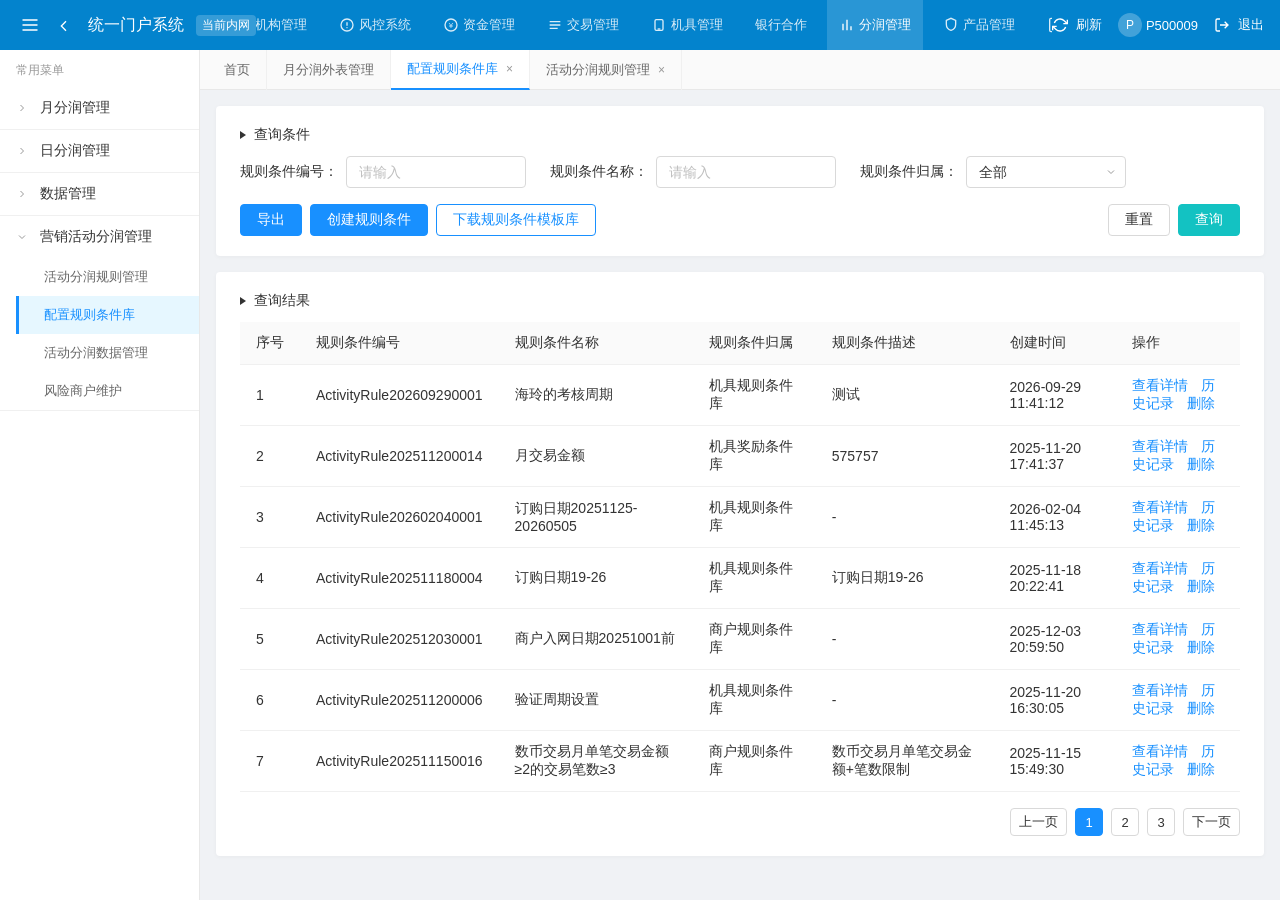
<file: rule-condition-lib.html>
<!DOCTYPE html>
<html lang="zh-CN">
<head>
  <meta charset="UTF-8">
  <meta name="viewport" content="width=device-width, initial-scale=1.0">
  <title>统一门户系统 - 配置规则条件库</title>
  <style>
    :root { --primary:#0383cd; --primary-light:#1890ff; --bg:#f0f2f5; --card:#fff; --border:#d9d9d9; --text:#333; --text2:#666; --text3:#999; --danger:#ff4d4f; --radius:4px; --cyan:#13c2c2; --cyan-hover:#36cfc9; }
    * { box-sizing:border-box; }
    body { margin:0; font-family:-apple-system,BlinkMacSystemFont,"Segoe UI","PingFang SC","Microsoft YaHei",sans-serif; font-size:14px; color:var(--text); background:var(--bg); min-height:100vh; }
    .icon { width:16px;height:16px;fill:currentColor;vertical-align:middle;margin-right:4px; }
    .top-bar { height:50px;background:var(--primary);color:#fff;display:flex;align-items:center;justify-content:space-between;padding:0 16px;position:fixed;top:0;left:0;right:0;z-index:100; }
    .top-left { display:flex;align-items:center;gap:12px;flex-shrink:0; }
    .menu-toggle { background:none;border:none;color:#fff;cursor:pointer;padding:4px;display:flex;align-items:center; }
    .menu-toggle .icon { width:20px;height:20px;margin:0; }
    .portal-title { font-size:16px;font-weight:500; }
    .env-tag { font-size:12px;color:#fff;background:rgba(255,255,255,0.2);padding:2px 6px;border-radius:var(--radius); }
    .top-nav { display:flex;align-items:center;gap:8px;overflow-x:auto;flex:1;justify-content:center;padding:0 16px; }
    .top-nav a { color:rgba(255,255,255,0.85);text-decoration:none;padding:0 12px;height:50px;display:flex;align-items:center;white-space:nowrap;font-size:13px; }
    .top-nav a.active { color:#fff;background:rgba(255,255,255,0.15);font-weight:500; }
    .nav-right { display:flex;align-items:center;gap:16px;flex-shrink:0; }
    .nav-right a { color:#fff;text-decoration:none;font-size:13px;display:flex;align-items:center;gap:4px; }
    .user-avatar { width:24px;height:24px;border-radius:50%;background:rgba(255,255,255,0.25);display:inline-flex;align-items:center;justify-content:center;font-size:12px; }
    .main-layout { display:flex;padding-top:50px;min-height:100vh; }
    .side-menu { width:200px;background:#fff;border-right:1px solid #e8e8e8;flex-shrink:0; }
    .menu-label { padding:12px 16px 8px;color:var(--text3);font-size:12px; }
    .menu-group { border-bottom:1px solid #f0f0f0; }
    .menu-title { padding:12px 16px;color:var(--text);cursor:pointer;display:flex;align-items:center;gap:8px;font-size:14px; }
    .menu-title .arrow { width:12px;height:12px;color:var(--text3);transition:transform .2s; }
    .menu-group.open .menu-title .arrow { transform:rotate(90deg); }
    .sub-menu { display:none;padding-left:16px; }
    .menu-group.open .sub-menu { display:block; }
    .sub-menu a { display:block;padding:10px 16px 10px 28px;color:var(--text2);text-decoration:none;font-size:13px;position:relative; }
    .sub-menu a.active, .sub-menu a:hover { color:var(--primary-light);background:#e6f7ff; }
    .sub-menu a.active::before { content:'';position:absolute;left:0;top:0;bottom:0;width:3px;background:var(--primary-light); }
    .main-content { flex:1;min-width:0;display:flex;flex-direction:column; }
    .tabs-bar { background:#fafafa;border-bottom:1px solid #e8e8e8;display:flex;align-items:center;padding:0 8px;height:40px;flex-shrink:0; }
    .tab-item { padding:0 16px;height:40px;display:flex;align-items:center;color:var(--text2);font-size:13px;cursor:pointer;border-right:1px solid #f0f0f0;position:relative;white-space:nowrap; }
    .tab-item.active { color:var(--primary-light);background:#fff;border-bottom:2px solid var(--primary-light); }
    .tab-item .close { margin-left:8px;color:var(--text3);font-size:12px; }
    .tab-item .close:hover { color:var(--danger); }
    .content-area { flex:1;padding:16px;overflow-y:auto; }
    .section-header { display:flex;align-items:center;gap:8px;margin-bottom:12px;cursor:pointer;user-select:none; }
    .section-header .triangle { width:0;height:0;border-left:6px solid var(--text);border-top:4px solid transparent;border-bottom:4px solid transparent;transition:transform .2s; }
    .section-header.collapsed .triangle { transform:rotate(-90deg); }
    .section-title { font-size:14px;font-weight:500;color:var(--text); }
    .search-area { background:var(--card);border-radius:var(--radius);padding:20px 24px;margin-bottom:16px;box-shadow:0 1px 4px rgba(0,0,0,0.04); }
    .search-row { display:flex;gap:24px;flex-wrap:wrap;margin-bottom:16px; }
    .search-row:last-child { margin-bottom:0; }
    .search-item { display:flex;align-items:center;gap:8px; }
    .search-item label { color:var(--text);font-size:14px;white-space:nowrap; }
    .form-input { height:32px;padding:0 12px;border:1px solid var(--border);border-radius:var(--radius);font-size:14px;color:var(--text);outline:none; }
    .form-input:focus { border-color:var(--primary-light); }
    .form-input::placeholder { color:#bfbfbf; }
    .form-input:disabled { background:#f5f5f5;color:var(--text3); }
    .form-select { height:32px;padding:0 28px 0 12px;border:1px solid var(--border);border-radius:var(--radius);background:#fff;font-size:14px;color:var(--text);appearance:none;background-image:url("data:image/svg+xml,%3Csvg xmlns='http://www.w3.org/2000/svg' width='12' height='12' viewBox='0 0 24 24' fill='none' stroke='%23999' stroke-width='2'%3E%3Cpath d='M6 9l6 6 6-6'/%3E%3C/svg%3E");background-repeat:no-repeat;background-position:right 8px center;cursor:pointer; }
    .form-select:focus { border-color:var(--primary-light);outline:none; }
    .btn { height:32px;padding:0 16px;border-radius:var(--radius);border:1px solid var(--border);background:#fff;color:var(--text);font-size:14px;cursor:pointer;display:inline-flex;align-items:center;justify-content:center; }
    .btn:hover { opacity:.9; }
    .btn-primary { background:var(--primary-light);color:#fff;border-color:var(--primary-light); }
    .btn-primary:hover { background:#40a9ff;border-color:#40a9ff; }
    .btn-export { background:var(--primary-light);color:#fff;border-color:var(--primary-light); }
    .btn-create { background:var(--primary-light);color:#fff;border-color:var(--primary-light); }
    .btn-download { background:#fff;color:var(--primary-light);border-color:var(--primary-light); }
    .btn-download:hover { background:#e6f7ff; }
    .btn-reset { background:#fff;color:var(--text);border-color:var(--border); }
    .btn-reset:hover { border-color:var(--primary-light);color:var(--primary-light); }
    .btn-search { background:var(--cyan);color:#fff;border-color:var(--cyan); }
    .btn-search:hover { background:var(--cyan-hover);border-color:var(--cyan-hover); }
    .search-actions { display:flex;gap:8px; }
    .search-actions-right { margin-left:auto;display:flex;gap:8px; }
    .result-area { background:var(--card);border-radius:var(--radius);padding:20px 24px;box-shadow:0 1px 4px rgba(0,0,0,0.04); }
    .data-table { width:100%;border-collapse:collapse;font-size:14px; }
    .data-table th { background:#fafafa;color:var(--text);font-weight:500;text-align:left;padding:12px 16px;border-bottom:1px solid #f0f0f0;white-space:nowrap; }
    .data-table td { padding:12px 16px;border-bottom:1px solid #f0f0f0;color:var(--text); }
    .data-table tbody tr:hover td { background:#e6f7ff; }
    .data-table .empty { text-align:center;color:var(--text3);padding:40px 0; }
    .table-actions a { color:var(--primary-light);text-decoration:none;margin-right:10px; }
    .table-actions a:hover { opacity:.8; }
    .table-actions a:last-child { margin-right:0; }
    .pagination { display:flex;justify-content:flex-end;align-items:center;gap:8px;margin-top:16px; }
    .pagination .btn { min-width:28px;padding:0 8px;height:28px;font-size:13px; }
    .pagination .btn.active { background:var(--primary-light);color:#fff;border-color:var(--primary-light); }
    .modal-mask { position:fixed;inset:0;background:rgba(0,0,0,0.45);display:none;align-items:center;justify-content:center;z-index:200; }
    .modal-mask.show { display:flex; }
    .modal { background:#fff;border-radius:var(--radius);width:640px;max-width:90%;box-shadow:0 4px 12px rgba(0,0,0,0.15); }
    .modal-header { display:flex;justify-content:space-between;align-items:center;padding:16px 24px;border-bottom:1px solid #f0f0f0; }
    .modal-title { font-size:16px;font-weight:500;color:var(--text);margin:0; }
    .modal-close { background:none;border:none;font-size:18px;color:var(--text3);cursor:pointer;width:28px;height:28px;display:flex;align-items:center;justify-content:center; }
    .modal-close:hover { color:var(--text); }
    .modal-body { padding:24px; }
    .modal-footer { padding:10px 24px 24px;display:flex;justify-content:center;gap:12px; }
    .form-row-modal { display:flex;gap:24px;margin-bottom:16px; }
    .form-item-modal { display:flex;flex:1;align-items:center;gap:8px;min-width:0; }
    .form-item-modal.full { width:100%; }
    .form-item-modal label { width:110px;text-align:right;color:var(--text);font-size:14px;flex-shrink:0;white-space:nowrap; }
    .form-item-modal .required { color:var(--danger);margin-right:2px; }
    .form-item-modal .form-input, .form-item-modal .form-select { flex:1;min-width:0; }
    .form-item-modal textarea.form-input { height:80px;padding:8px 12px;resize:vertical; }
    .condition-input-wrap { flex:1;min-width:0; }
    .condition-prefix { display:flex;align-items:center;gap:8px; }
    .condition-prefix .prefix-text, .condition-prefix .prefix-unit { color:var(--text);font-size:14px;white-space:nowrap; }
    .condition-prefix .prefix-number { width:120px;flex:none; }
    .condition-prefix .prefix-between { display:flex;align-items:center;gap:8px; }
    .search-select { position:relative;flex:1;min-width:0; }
    .search-select input { width:100%;padding-right:28px; }
    .search-select-icon { position:absolute;right:8px;top:50%;transform:translateY(-50%);color:var(--text3);pointer-events:none; }
    .search-select-dropdown { position:absolute;top:100%;left:0;right:0;margin-top:4px;border:1px solid var(--border);border-radius:var(--radius);background:#fff;box-shadow:0 2px 8px rgba(0,0,0,0.15);display:none;max-height:220px;overflow-y:auto;z-index:10; }
    .search-select-dropdown.show { display:block; }
    .search-select-option { padding:8px 12px;cursor:pointer;font-size:14px;color:var(--text); }
    .search-select-option:hover, .search-select-option.selected { background:#e6f7ff; }
    .toast { position:fixed;top:70px;left:50%;transform:translateX(-50%);background:rgba(0,0,0,0.75);color:#fff;padding:10px 20px;border-radius:var(--radius);font-size:14px;z-index:1000;display:none; }
  </style>
</head>
<body>
  <svg width="0" height="0" style="position:absolute;visibility:hidden">
    <defs>
      <symbol id="icon-menu" viewBox="0 0 24 24"><path d="M3 6h18M3 12h18M3 18h18" stroke="currentColor" stroke-width="2" fill="none"/></symbol>
      <symbol id="icon-back" viewBox="0 0 24 24"><path d="M15 19l-7-7 7-7" stroke="currentColor" stroke-width="2" fill="none"/></symbol>
      <symbol id="icon-user" viewBox="0 0 24 24"><circle cx="12" cy="8" r="4" stroke="currentColor" stroke-width="2" fill="none"/><path d="M4 20c0-4 4-6 8-6s8 2 8 6" stroke="currentColor" stroke-width="2" fill="none"/></symbol>
      <symbol id="icon-org" viewBox="0 0 24 24"><circle cx="12" cy="12" r="9" stroke="currentColor" stroke-width="2" fill="none"/><circle cx="12" cy="12" r="3" fill="currentColor"/></symbol>
      <symbol id="icon-risk" viewBox="0 0 24 24"><circle cx="12" cy="12" r="9" stroke="currentColor" stroke-width="2" fill="none"/><path d="M12 8v5" stroke="currentColor" stroke-width="2"/><circle cx="12" cy="16" r="1" fill="currentColor"/></symbol>
      <symbol id="icon-money" viewBox="0 0 24 24"><circle cx="12" cy="12" r="9" stroke="currentColor" stroke-width="2" fill="none"/><text x="12" y="16" text-anchor="middle" font-size="12" fill="currentColor">¥</text></symbol>
      <symbol id="icon-trans" viewBox="0 0 24 24"><path d="M4 7h16M4 12h16M4 17h12" stroke="currentColor" stroke-width="2" fill="none"/></symbol>
      <symbol id="icon-device" viewBox="0 0 24 24"><rect x="6" y="4" width="12" height="16" rx="2" stroke="currentColor" stroke-width="2" fill="none"/><path d="M10 18h4" stroke="currentColor" stroke-width="2"/></symbol>
      <symbol id="icon-profit" viewBox="0 0 24 24"><path d="M6 20V10M12 20V4M18 20v-6" stroke="currentColor" stroke-width="2" fill="none"/></symbol>
      <symbol id="icon-product" viewBox="0 0 24 24"><path d="M5 5l7-3 7 3v6c0 5-3 8-7 9-4-1-7-4-7-9V5z" stroke="currentColor" stroke-width="2" fill="none"/></symbol>
      <symbol id="icon-file" viewBox="0 0 24 24"><path d="M14 2H6a2 2 0 00-2 2v16a2 2 0 002 2h12a2 2 0 002-2V8z" stroke="currentColor" stroke-width="2" fill="none"/><path d="M14 2v6h6M8 13h8M8 17h5" stroke="currentColor" stroke-width="2" fill="none"/></symbol>
      <symbol id="icon-refresh" viewBox="0 0 24 24"><path d="M23 4v6h-6M1 20v-6h6" stroke="currentColor" stroke-width="2" fill="none"/><path d="M3.51 9a9 9 0 0114.85-3.36L23 10M1 14l4.64 4.36A9 9 0 0020.49 15" stroke="currentColor" stroke-width="2" fill="none"/></symbol>
      <symbol id="icon-exit" viewBox="0 0 24 24"><path d="M9 21H5a2 2 0 01-2-2V5a2 2 0 012-2h4M16 17l5-5-5-5M21 12H9" stroke="currentColor" stroke-width="2" fill="none"/></symbol>
      <symbol id="icon-arrow-right" viewBox="0 0 24 24"><path d="M9 18l6-6-6-6" stroke="currentColor" stroke-width="2" fill="none"/></symbol>
      <symbol id="icon-arrow-down" viewBox="0 0 24 24"><path d="M6 9l6 6 6-6" stroke="currentColor" stroke-width="2" fill="none"/></symbol>
      <symbol id="icon-search" viewBox="0 0 24 24"><circle cx="11" cy="11" r="8" stroke="currentColor" stroke-width="2" fill="none"/><path d="M21 21l-4.35-4.35" stroke="currentColor" stroke-width="2"/></symbol>
      <symbol id="icon-close" viewBox="0 0 24 24"><path d="M18 6L6 18M6 6l12 12" stroke="currentColor" stroke-width="2" fill="none"/></symbol>
    </defs>
  </svg>
  <header class="top-bar">
    <div class="top-left">
      <button class="menu-toggle"><svg class="icon"><use href="#icon-menu"/></svg></button>
      <span class="back-arrow"><svg class="icon"><use href="#icon-back"/></svg></span>
      <span class="portal-title">统一门户系统</span>
      <span class="env-tag">当前内网</span>
    </div>
    <nav class="top-nav">
      <a href="#"><svg class="icon"><use href="#icon-user"/></svg>用户管理</a>
      <a href="#"><svg class="icon"><use href="#icon-org"/></svg>机构管理</a>
      <a href="#"><svg class="icon"><use href="#icon-risk"/></svg>风控系统</a>
      <a href="#"><svg class="icon"><use href="#icon-money"/></svg>资金管理</a>
      <a href="#"><svg class="icon"><use href="#icon-trans"/></svg>交易管理</a>
      <a href="#"><svg class="icon"><use href="#icon-device"/></svg>机具管理</a>
      <a href="#">银行合作</a>
      <a href="#" class="active"><svg class="icon"><use href="#icon-profit"/></svg>分润管理</a>
      <a href="#"><svg class="icon"><use href="#icon-product"/></svg>产品管理</a>
      <a href="#"><svg class="icon"><use href="#icon-file"/></svg>档案系统</a>
      <a href="#">更多</a>
    </nav>
    <div class="nav-right">
      <a href="#"><svg class="icon"><use href="#icon-refresh"/></svg>刷新</a>
      <a href="#"><span class="user-avatar">P</span>P500009</a>
      <a href="#"><svg class="icon"><use href="#icon-exit"/></svg>退出</a>
    </div>
  </header>
  <div class="main-layout">
    <aside class="side-menu">
      <div class="menu-label">常用菜单</div>
      <div class="menu-group"><div class="menu-title"><svg class="icon arrow"><use href="#icon-arrow-right"/></svg>月分润管理</div></div>
      <div class="menu-group"><div class="menu-title"><svg class="icon arrow"><use href="#icon-arrow-right"/></svg>日分润管理</div></div>
      <div class="menu-group"><div class="menu-title"><svg class="icon arrow"><use href="#icon-arrow-right"/></svg>数据管理</div></div>
      <div class="menu-group open">
        <div class="menu-title"><svg class="icon arrow"><use href="#icon-arrow-right"/></svg>营销活动分润管理</div>
        <div class="sub-menu">
          <a href="rule-management.html">活动分润规则管理</a>
          <a href="rule-condition-lib.html" class="active">配置规则条件库</a>
          <a href="activity-profit-data.html">活动分润数据管理</a>
          <a href="#">风险商户维护</a>
        </div>
      </div>
    </aside>
    <main class="main-content">
      <div class="tabs-bar">
        <div class="tab-item">首页</div>
        <div class="tab-item">月分润外表管理</div>
        <div class="tab-item active">配置规则条件库<span class="close">×</span></div>
        <div class="tab-item">活动分润规则管理<span class="close">×</span></div>
      </div>
      <div class="content-area">
        <div class="search-area">
          <div class="section-header" id="searchHeader">
            <span class="triangle"></span>
            <span class="section-title">查询条件</span>
          </div>
          <div id="searchBody">
            <div class="search-row">
              <div class="search-item">
                <label>规则条件编号：</label>
                <input type="text" class="form-input" id="filterCode" placeholder="请输入" style="width:180px;">
              </div>
              <div class="search-item">
                <label>规则条件名称：</label>
                <input type="text" class="form-input" id="filterName" placeholder="请输入" style="width:180px;">
              </div>
              <div class="search-item">
                <label>规则条件归属：</label>
                <select class="form-select" id="filterBelong" style="width:160px;">
                  <option value="">全部</option>
                  <option value="商户规则条件库">商户规则条件库</option>
                  <option value="奖励规则条件库">奖励规则条件库</option>
                  <option value="机具规则条件库">机具规则条件库</option>
                  <option value="机具奖励条件库">机具奖励条件库</option>
                  <option value="2026年机具规则条件库">2026年机具规则条件库</option>
                  <option value="2026年机具奖励条件库">2026年机具奖励条件库</option>
                </select>
              </div>
            </div>
            <div class="search-row">
              <div class="search-actions">
                <button class="btn btn-export" id="btnExport">导出</button>
                <button class="btn btn-create" id="btnCreate">创建规则条件</button>
                <button class="btn btn-download" id="btnDownloadTemplate">下载规则条件模板库</button>
              </div>
              <div class="search-actions-right">
                <button class="btn btn-reset" id="btnReset">重置</button>
                <button class="btn btn-search" id="btnSearch">查询</button>
              </div>
            </div>
          </div>
        </div>
        <div class="result-area">
          <div class="section-header" id="resultHeader">
            <span class="triangle"></span>
            <span class="section-title">查询结果</span>
          </div>
          <div id="resultBody">
            <table class="data-table" id="ruleTable">
              <thead>
                <tr>
                  <th>序号</th>
                  <th>规则条件编号</th>
                  <th>规则条件名称</th>
                  <th>规则条件归属</th>
                  <th>规则条件描述</th>
                  <th>创建时间</th>
                  <th>操作</th>
                </tr>
              </thead>
              <tbody id="ruleTableBody">
              </tbody>
            </table>
            <div class="pagination" id="pagination">
              <button class="btn">上一页</button>
              <button class="btn active">1</button>
              <button class="btn">2</button>
              <button class="btn">3</button>
              <button class="btn">下一页</button>
            </div>
          </div>
        </div>
      </div>
    </main>
  </div>
  <div class="modal-mask" id="createModal">
    <div class="modal">
      <div class="modal-header">
        <h3 class="modal-title">创建规则条件</h3>
        <button class="modal-close" id="btnCloseModal">×</button>
      </div>
      <div class="modal-body">
        <div class="form-row-modal">
          <div class="form-item-modal">
            <label><span class="required">*</span>规则条件名称：</label>
            <input type="text" class="form-input" id="modalName" placeholder="请输入">
          </div>
          <div class="form-item-modal">
            <label>规则条件编号：</label>
            <input type="text" class="form-input" id="modalCode" placeholder="请输入" disabled>
          </div>
        </div>
        <div class="form-row-modal">
          <div class="form-item-modal">
            <label><span class="required">*</span>规则条件归属：</label>
            <select class="form-select" id="modalBelong">
              <option value="">请选择</option>
              <option value="机具奖励条件库" selected>机具奖励条件库</option>
              <option value="商户规则条件库">商户规则条件库</option>
              <option value="机具规则条件库">机具规则条件库</option>
              <option value="奖励规则条件库">奖励规则条件库</option>
              <option value="2026年机具规则条件库">2026年机具规则条件库</option>
              <option value="2026年机具奖励条件库">2026年机具奖励条件库</option>
            </select>
          </div>
          <div class="form-item-modal">
            <label><span class="required">*</span>规则条件模板：</label>
            <div class="search-select">
              <input type="text" class="form-input" id="modalTemplate" placeholder="请选择" value="机具月交易金额" readonly>
              <svg class="icon search-select-icon"><use href="#icon-arrow-down"/></svg>
              <div class="search-select-dropdown" id="modalTemplateDropdown">
                <div class="search-select-option selected" data-value="机具月交易金额">机具月交易金额</div>
                <div class="search-select-option" data-value="机具月交易笔数">机具月交易笔数</div>
              </div>
            </div>
          </div>
        </div>
        <div class="form-row-modal">
          <div class="form-item-modal full">
            <label><span class="required">*</span>规则条件：</label>
            <div class="condition-input-wrap" id="modalConditionWrap">
              <textarea class="form-input" id="modalCondition" placeholder="请输入"></textarea>
              <div class="condition-prefix" id="modalConditionPrefix" style="display:none;"></div>
            </div>
          </div>
        </div>
        <div class="form-row-modal">
          <div class="form-item-modal full">
            <label>规则条件描述：</label>
            <textarea class="form-input" id="modalDesc" placeholder="请输入"></textarea>
          </div>
        </div>
      </div>
      <div class="modal-footer">
        <button class="btn btn-primary" id="btnConfirm">确认</button>
        <button class="btn" id="btnCancelModal">取消</button>
      </div>
    </div>
  </div>
  <div class="toast" id="toast"></div>
  <script>
    const $ = id => document.getElementById(id);
    const toast = msg => { const t=$('toast'); t.textContent=msg; t.style.display='block'; setTimeout(()=>t.style.display='none',2000); };

    // 折叠查询条件
    $('searchHeader').addEventListener('click', ()=>{
      $('searchHeader').classList.toggle('collapsed');
      $('searchBody').style.display = $('searchHeader').classList.contains('collapsed') ? 'none' : 'block';
    });

    // 折叠查询结果
    $('resultHeader').addEventListener('click', ()=>{
      $('resultHeader').classList.toggle('collapsed');
      $('resultBody').style.display = $('resultHeader').classList.contains('collapsed') ? 'none' : 'block';
    });

    // 表格数据
    const tableData = [
      {no:1, code:'ActivityRule202609290001', name:'海玲的考核周期', belong:'机具规则条件库', desc:'测试', time:'2026-09-29 11:41:12'},
      {no:2, code:'ActivityRule202511200014', name:'月交易金额', belong:'机具奖励条件库', desc:'575757', time:'2025-11-20 17:41:37'},
      {no:3, code:'ActivityRule202602040001', name:'订购日期20251125-20260505', belong:'机具规则条件库', desc:'', time:'2026-02-04 11:45:13'},
      {no:4, code:'ActivityRule202511180004', name:'订购日期19-26', belong:'机具规则条件库', desc:'订购日期19-26', time:'2025-11-18 20:22:41'},
      {no:5, code:'ActivityRule202512030001', name:'商户入网日期20251001前', belong:'商户规则条件库', desc:'', time:'2025-12-03 20:59:50'},
      {no:6, code:'ActivityRule202511200006', name:'验证周期设置', belong:'机具规则条件库', desc:'', time:'2025-11-20 16:30:05'},
      {no:7, code:'ActivityRule202511150016', name:'数币交易月单笔交易金额≥2的交易笔数≥3', belong:'商户规则条件库', desc:'数币交易月单笔交易金额+笔数限制', time:'2025-11-15 15:49:30'}
    ];

    const renderTable = data => {
      const tbody = $('ruleTableBody');
      if(!data.length){
        tbody.innerHTML = '<tr><td colspan="7" class="empty">暂无数据</td></tr>';
        return;
      }
      tbody.innerHTML = data.map(row => `
        <tr>
          <td>${row.no}</td>
          <td>${row.code}</td>
          <td>${row.name}</td>
          <td>${row.belong}</td>
          <td>${row.desc || '-'}</td>
          <td>${row.time}</td>
          <td class="table-actions">
            <a href="#" class="action-detail" data-code="${row.code}">查看详情</a>
            <a href="#" class="action-history" data-code="${row.code}">历史记录</a>
            <a href="#" class="action-delete" data-code="${row.code}">删除</a>
          </td>
        </tr>
      `).join('');
    };

    renderTable(tableData);

    // 查询
    $('btnSearch').addEventListener('click', ()=>{
      const code = $('filterCode').value.trim();
      const name = $('filterName').value.trim();
      const belong = $('filterBelong').value;
      const filtered = tableData.filter(row => {
        return (!code || row.code.toLowerCase().includes(code.toLowerCase())) &&
               (!name || row.name.includes(name)) &&
               (!belong || row.belong === belong);
      });
      renderTable(filtered);
      toast('查询完成');
    });

    // 重置
    $('btnReset').addEventListener('click', ()=>{
      $('filterCode').value = '';
      $('filterName').value = '';
      $('filterBelong').value = '';
      renderTable(tableData);
      toast('已重置');
    });

    // 导出
    $('btnExport').addEventListener('click', ()=> toast('导出成功'));

    // 下载模板
    $('btnDownloadTemplate').addEventListener('click', ()=> toast('模板下载成功'));

    // 创建规则条件弹窗
    const modal = $('createModal');
    const modalTemplate = $('modalTemplate');
    const modalTemplateDropdown = $('modalTemplateDropdown');

    // 规则条件归属联动规则条件模板
    const updateTemplateOptions = () => {
      const belong = $('modalBelong').value;
      const isMachineReward = belong === '机具奖励条件库';
      const isMachineRule = belong === '机具规则条件库';
      const is2026MachineReward = belong === '2026年机具奖励条件库';
      const is2026MachineRule = belong === '2026年机具规则条件库';
      let options;
      if (isMachineReward) {
        options = ['机具月交易金额', '机具月交易笔数'];
      } else if (is2026MachineReward) {
        options = ['机具月交易笔数'];
      } else if (isMachineRule || is2026MachineRule) {
        options = ['机具考核周期设置'];
      } else {
        options = ['机具月交易金额'];
      }
      const current = modalTemplate.value;
      let selectedSet = false;
      modalTemplateDropdown.innerHTML = options.map((opt) => {
        const isSelected = opt === current;
        if (isSelected) selectedSet = true;
        return `<div class="search-select-option ${isSelected ? 'selected' : ''}" data-value="${opt}">${opt}</div>`;
      }).join('');
      if (!selectedSet) {
        modalTemplate.value = options[0];
        if (modalTemplateDropdown.children[0]) modalTemplateDropdown.children[0].classList.add('selected');
      }
      updateConditionInput();
    };

    // 根据归属+模板切换规则条件输入形式
    const updateConditionInput = () => {
      const belong = $('modalBelong').value;
      const template = modalTemplate.value;
      const isTxnCount = (belong === '机具奖励条件库' || belong === '2026年机具奖励条件库') && template === '机具月交易笔数';
      const isTxnAmount = belong === '机具奖励条件库' && template === '机具月交易金额';
      const textarea = $('modalCondition');
      const prefix = $('modalConditionPrefix');
      if (isTxnCount) {
        textarea.style.display = 'none';
        prefix.style.display = 'flex';
        prefix.innerHTML = `
          <span class="prefix-text">机具有效月交易笔数 ≧</span>
          <input type="number" class="form-input prefix-number" id="modalConditionNumber" placeholder="" min="0">
          <span class="prefix-unit">笔</span>`;
      } else if (isTxnAmount) {
        textarea.style.display = 'none';
        prefix.style.display = 'flex';
        prefix.innerHTML = `
          <input type="number" class="form-input prefix-number" id="modalConditionAmountMin" placeholder="" min="0">
          <span class="prefix-unit">元 ≤ 机具月交易金额 <</span>
          <input type="number" class="form-input prefix-number" id="modalConditionAmountMax" placeholder="" min="0">
          <span class="prefix-unit">元</span>`;
      } else {
        textarea.style.display = 'block';
        prefix.style.display = 'none';
        prefix.innerHTML = '';
      }
    };

    $('modalBelong').addEventListener('change', updateTemplateOptions);
    updateTemplateOptions();

    const openModal = () => {
      modal.classList.add('show');
      $('modalCode').value = '';
      updateTemplateOptions();
    };
    const closeModal = () => modal.classList.remove('show');
    $('btnCreate').addEventListener('click', openModal);
    $('btnCloseModal').addEventListener('click', closeModal);
    $('btnCancelModal').addEventListener('click', closeModal);
    modal.addEventListener('click', e => { if(e.target === modal) closeModal(); });

    // 搜索下拉
    modalTemplate.addEventListener('click', ()=>{
      modalTemplateDropdown.classList.toggle('show');
    });
    modalTemplateDropdown.addEventListener('click', e => {
      const option = e.target.closest('.search-select-option');
      if(!option) return;
      modalTemplate.value = option.dataset.value;
      modalTemplateDropdown.querySelectorAll('.search-select-option').forEach(o => o.classList.remove('selected'));
      option.classList.add('selected');
      modalTemplateDropdown.classList.remove('show');
      updateConditionInput();
    });
    document.addEventListener('click', e => {
      if(!e.target.closest('.search-select')) modalTemplateDropdown.classList.remove('show');
    });

    // 确认创建
    $('btnConfirm').addEventListener('click', ()=>{
      const name = $('modalName').value.trim();
      const belong = $('modalBelong').value;
      const template = $('modalTemplate').value;
      const isTxnCount = (belong === '机具奖励条件库' || belong === '2026年机具奖励条件库') && template === '机具月交易笔数';
      const isTxnAmount = belong === '机具奖励条件库' && template === '机具月交易金额';
      let condition = '';
      if (isTxnCount) {
        const num = $('modalConditionNumber').value.trim();
        if(!num) return toast('请输入机具有效月交易笔数');
        condition = `机具有效月交易笔数 ≧ ${num} 笔`;
      } else if (isTxnAmount) {
        const minVal = $('modalConditionAmountMin').value.trim();
        const maxVal = $('modalConditionAmountMax').value.trim();
        if(minVal === '') return toast('请输入机具月交易金额下限');
        if(maxVal === '') return toast('请输入机具月交易金额上限');
        const min = parseFloat(minVal);
        const max = parseFloat(maxVal);
        if(isNaN(min) || min < 0) return toast('请输入有效的机具月交易金额下限');
        if(isNaN(max) || max <= 0) return toast('请输入有效的机具月交易金额上限');
        if(parseFloat(minVal) >= parseFloat(maxVal)) return toast('机具月交易金额下限必须小于上限');
        condition = `${minVal}元 ≤ 机具月交易金额 < ${maxVal}元`;
      } else {
        condition = $('modalCondition').value.trim();
      }
      if(!name) return toast('请输入规则条件名称');
      if(!belong) return toast('请选择规则条件归属');
      if(!template) return toast('请选择规则条件模板');
      if(!condition) return toast('请输入规则条件');
      closeModal();
      toast('创建成功');
      $('modalName').value = '';
      $('modalCondition').value = '';
      $('modalDesc').value = '';
    });

    // 表格操作
    $('ruleTableBody').addEventListener('click', e => {
      e.preventDefault();
      const link = e.target.closest('a');
      if(!link) return;
      const code = link.dataset.code;
      if(link.classList.contains('action-detail')) toast(`查看详情：${code}`);
      else if(link.classList.contains('action-history')) toast(`历史记录：${code}`);
      else if(link.classList.contains('action-delete')) {
        if(confirm(`确认删除 ${code}？`)) toast('删除成功');
      }
    });
  </script>
</body>
</html>
</file>
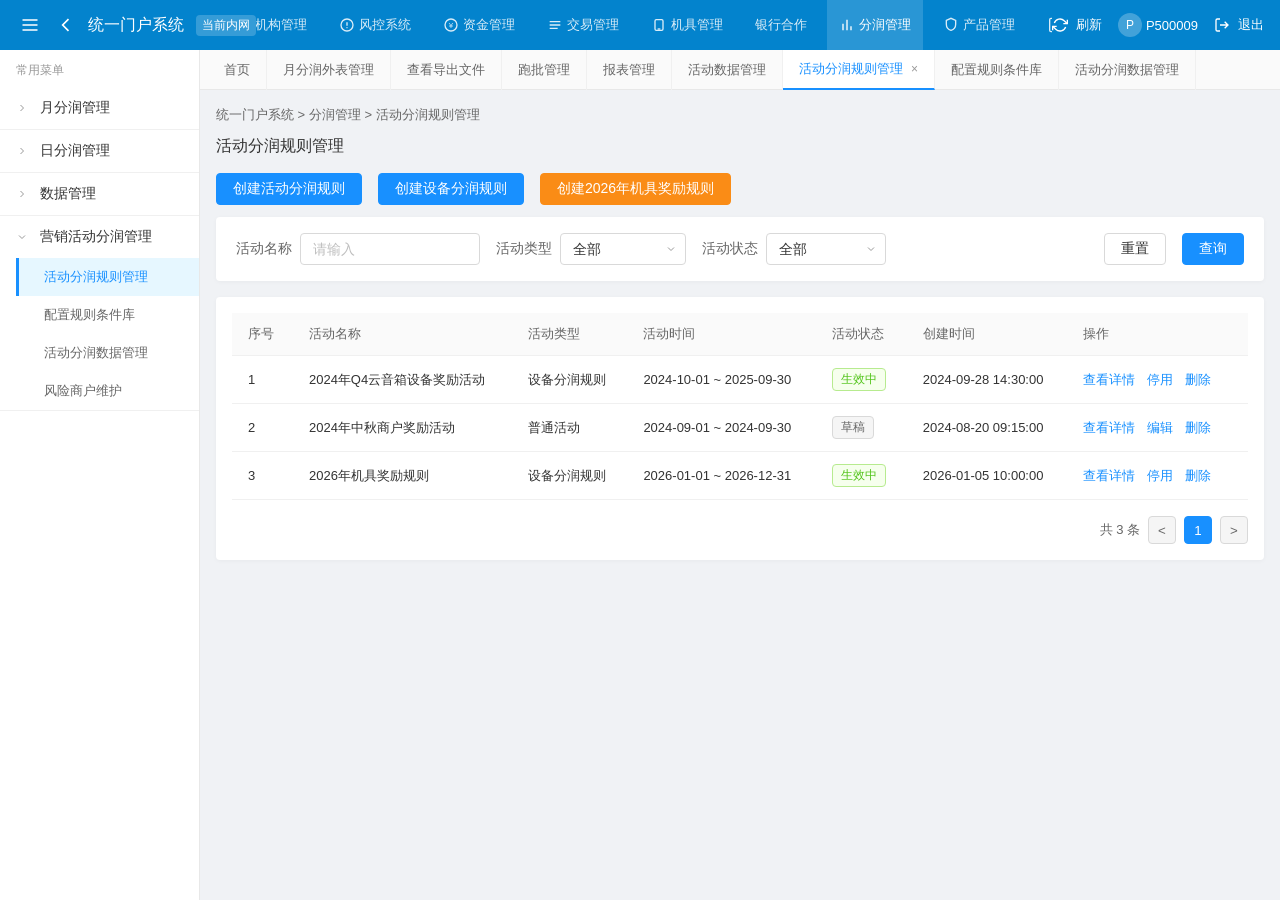
<file: rule-management.html>
<!DOCTYPE html>
<html lang="zh-CN">
<head>
  <meta charset="UTF-8">
  <meta name="viewport" content="width=device-width, initial-scale=1.0">
  <title>统一门户系统 - 活动分润规则管理</title>
  <style>
    :root { --primary:#0383cd; --primary-light:#1890ff; --bg:#f0f2f5; --card:#fff; --border:#d9d9d9; --text:#333; --text2:#666; --text3:#999; --danger:#ff4d4f; --success:#52c41a; --radius:4px; }
    * { box-sizing:border-box; }
    body { margin:0; font-family:-apple-system,BlinkMacSystemFont,"Segoe UI","PingFang SC","Microsoft YaHei",sans-serif; font-size:14px; color:var(--text); background:var(--bg); min-height:100vh; }
    .icon { width:16px;height:16px;fill:currentColor;vertical-align:middle;margin-right:4px; }
    .top-bar { height:50px;background:var(--primary);color:#fff;display:flex;align-items:center;justify-content:space-between;padding:0 16px;position:fixed;top:0;left:0;right:0;z-index:100; }
    .top-left { display:flex;align-items:center;gap:12px;flex-shrink:0; }
    .menu-toggle { background:none;border:none;color:#fff;cursor:pointer;padding:4px;display:flex;align-items:center; }
    .menu-toggle .icon, .back-arrow .icon { width:20px;height:20px;margin:0; }
    .back-arrow { display:flex;align-items:center;cursor:pointer; }
    .portal-title { font-size:16px;font-weight:500; }
    .env-tag { font-size:12px;color:#fff;background:rgba(255,255,255,0.2);padding:2px 6px;border-radius:var(--radius); }
    .top-nav { display:flex;align-items:center;gap:8px;overflow-x:auto;flex:1;justify-content:center;padding:0 16px; }
    .top-nav a { color:rgba(255,255,255,0.85);text-decoration:none;padding:0 12px;height:50px;display:flex;align-items:center;white-space:nowrap;font-size:13px; }
    .top-nav a.active { color:#fff;background:rgba(255,255,255,0.15);font-weight:500; }
    .nav-right { display:flex;align-items:center;gap:16px;flex-shrink:0; }
    .nav-right a { color:#fff;text-decoration:none;font-size:13px;display:flex;align-items:center;gap:4px; }
    .user-avatar { width:24px;height:24px;border-radius:50%;background:rgba(255,255,255,0.25);display:inline-flex;align-items:center;justify-content:center;font-size:12px; }
    .main-layout { display:flex;padding-top:50px;min-height:100vh; }
    .side-menu { width:200px;background:#fff;border-right:1px solid #e8e8e8;flex-shrink:0; }
    .menu-label { padding:12px 16px 8px;color:var(--text3);font-size:12px; }
    .menu-group { border-bottom:1px solid #f0f0f0; }
    .menu-title { padding:12px 16px;color:var(--text);cursor:pointer;display:flex;align-items:center;gap:8px;font-size:14px; }
    .menu-title .arrow { width:12px;height:12px;color:var(--text3);transition:transform .2s; }
    .menu-group.open .menu-title .arrow { transform:rotate(90deg); }
    .sub-menu { display:none;padding-left:16px; }
    .menu-group.open .sub-menu { display:block; }
    .sub-menu a { display:block;padding:10px 16px 10px 28px;color:var(--text2);text-decoration:none;font-size:13px;position:relative; }
    .sub-menu a.active, .sub-menu a:hover { color:var(--primary-light);background:#e6f7ff; }
    .sub-menu a.active::before { content:'';position:absolute;left:0;top:0;bottom:0;width:3px;background:var(--primary-light); }
    .main-content { flex:1;min-width:0;display:flex;flex-direction:column; }
    .tabs-bar { background:#fafafa;border-bottom:1px solid #e8e8e8;display:flex;align-items:center;padding:0 8px;height:40px;flex-shrink:0; }
    .tab-item { padding:0 16px;height:40px;display:flex;align-items:center;color:var(--text2);font-size:13px;cursor:pointer;border-right:1px solid #f0f0f0;position:relative;white-space:nowrap; }
    .tab-item.active { color:var(--primary-light);background:#fff;border-bottom:2px solid var(--primary-light); }
    .tab-item .close { margin-left:8px;color:var(--text3);font-size:12px; }
    .tab-item .close:hover { color:var(--danger); }
    .content-area { flex:1;padding:16px;overflow-y:auto; }
    .breadcrumb { color:var(--text2);font-size:13px;margin-bottom:12px; }
    .page-title { font-size:16px;font-weight:500;margin:0 0 16px; }
    .search-card { background:var(--card);border-radius:var(--radius);padding:16px 20px;margin-bottom:16px;box-shadow:0 1px 4px rgba(0,0,0,0.04); }
    .search-row { display:flex;align-items:center;gap:16px;flex-wrap:wrap; }
    .search-item { display:flex;align-items:center;gap:8px; }
    .search-item label { color:var(--text2);font-size:14px; }
    .form-input { height:32px;padding:0 12px;border:1px solid var(--border);border-radius:var(--radius);font-size:14px;color:var(--text);outline:none; }
    .form-input:focus { border-color:var(--primary-light); }
    .form-input::placeholder { color:#bfbfbf; }
    .form-select { height:32px;padding:0 28px 0 12px;border:1px solid var(--border);border-radius:var(--radius);background:#fff;font-size:14px;color:var(--text);appearance:none;background-image:url("data:image/svg+xml,%3Csvg xmlns='http://www.w3.org/2000/svg' width='12' height='12' viewBox='0 0 24 24' fill='none' stroke='%23999' stroke-width='2'%3E%3Cpath d='M6 9l6 6 6-6'/%3E%3C/svg%3E");background-repeat:no-repeat;background-position:right 8px center;min-width:120px;cursor:pointer; }
    .form-select:focus { border-color:var(--primary-light);outline:none; }
    .btn { height:32px;padding:0 16px;border-radius:var(--radius);border:1px solid var(--border);background:#fff;color:var(--text);font-size:14px;cursor:pointer;display:inline-flex;align-items:center;justify-content:center; }
    .btn:hover { border-color:var(--primary-light);color:var(--primary-light); }
    .btn-primary { background:var(--primary-light);color:#fff;border-color:var(--primary-light); }
    .btn-primary:hover { background:#40a9ff;border-color:#40a9ff;color:#fff; }
    .btn-warning { background:#fa8c16;color:#fff;border-color:#fa8c16; }
    .btn-warning:hover { background:#ffa940;border-color:#ffa940;color:#fff; }
    .btn+.btn { margin-left:8px; }
    .toolbar { display:flex;justify-content:space-between;align-items:center;margin-bottom:12px; }
    .toolbar-left { display:flex;gap:8px; }
    .table-card { background:var(--card);border-radius:var(--radius);padding:16px;box-shadow:0 1px 4px rgba(0,0,0,0.04); }
    .data-table { width:100%;border-collapse:collapse;font-size:13px; }
    .data-table th, .data-table td { padding:12px 16px;text-align:left;border-bottom:1px solid #f0f0f0; }
    .data-table th { background:#fafafa;color:var(--text2);font-weight:500; }
    .data-table tr:hover { background:#fafafa; }
    .data-table .ops a { color:var(--primary-light);text-decoration:none;margin-right:12px; }
    .data-table .ops a:hover { opacity:.85; }
    .status-tag { display:inline-block;padding:2px 8px;border-radius:var(--radius);font-size:12px; }
    .status-tag.success { background:#f6ffed;color:#52c41a;border:1px solid #b7eb8f; }
    .status-tag.draft { background:#f5f5f5;color:var(--text2);border:1px solid #d9d9d9; }
    .status-tag.danger { background:#fff1f0;color:#f5222d;border:1px solid #ffa39e; }
    .pagination { display:flex;justify-content:flex-end;align-items:center;gap:8px;margin-top:16px; }
    .page-btn { min-width:28px;height:28px;border:1px solid var(--border);background:#fff;border-radius:var(--radius);cursor:pointer;color:var(--text2); }
    .page-btn.active { background:var(--primary-light);color:#fff;border-color:var(--primary-light); }
    .page-btn:disabled { cursor:not-allowed;background:#f5f5f5; }
    .toast { position:fixed;top:70px;left:50%;transform:translateX(-50%);background:rgba(0,0,0,0.75);color:#fff;padding:10px 20px;border-radius:var(--radius);font-size:14px;z-index:1000;display:none; }
  </style>
</head>
<body>
  <svg width="0" height="0" style="position:absolute;visibility:hidden">
    <defs>
      <symbol id="icon-menu" viewBox="0 0 24 24"><path d="M3 6h18M3 12h18M3 18h18" stroke="currentColor" stroke-width="2" fill="none"/></symbol>
      <symbol id="icon-back" viewBox="0 0 24 24"><path d="M15 19l-7-7 7-7" stroke="currentColor" stroke-width="2" fill="none"/></symbol>
      <symbol id="icon-user" viewBox="0 0 24 24"><circle cx="12" cy="8" r="4" stroke="currentColor" stroke-width="2" fill="none"/><path d="M4 20c0-4 4-6 8-6s8 2 8 6" stroke="currentColor" stroke-width="2" fill="none"/></symbol>
      <symbol id="icon-org" viewBox="0 0 24 24"><circle cx="12" cy="12" r="9" stroke="currentColor" stroke-width="2" fill="none"/><circle cx="12" cy="12" r="3" fill="currentColor"/></symbol>
      <symbol id="icon-risk" viewBox="0 0 24 24"><circle cx="12" cy="12" r="9" stroke="currentColor" stroke-width="2" fill="none"/><path d="M12 8v5" stroke="currentColor" stroke-width="2"/><circle cx="12" cy="16" r="1" fill="currentColor"/></symbol>
      <symbol id="icon-money" viewBox="0 0 24 24"><circle cx="12" cy="12" r="9" stroke="currentColor" stroke-width="2" fill="none"/><text x="12" y="16" text-anchor="middle" font-size="12" fill="currentColor">¥</text></symbol>
      <symbol id="icon-trans" viewBox="0 0 24 24"><path d="M4 7h16M4 12h16M4 17h12" stroke="currentColor" stroke-width="2" fill="none"/></symbol>
      <symbol id="icon-device" viewBox="0 0 24 24"><rect x="6" y="4" width="12" height="16" rx="2" stroke="currentColor" stroke-width="2" fill="none"/><path d="M10 18h4" stroke="currentColor" stroke-width="2"/></symbol>
      <symbol id="icon-profit" viewBox="0 0 24 24"><path d="M6 20V10M12 20V4M18 20v-6" stroke="currentColor" stroke-width="2" fill="none"/></symbol>
      <symbol id="icon-product" viewBox="0 0 24 24"><path d="M5 5l7-3 7 3v6c0 5-3 8-7 9-4-1-7-4-7-9V5z" stroke="currentColor" stroke-width="2" fill="none"/></symbol>
      <symbol id="icon-file" viewBox="0 0 24 24"><path d="M14 2H6a2 2 0 00-2 2v16a2 2 0 002 2h12a2 2 0 002-2V8z" stroke="currentColor" stroke-width="2" fill="none"/><path d="M14 2v6h6M8 13h8M8 17h5" stroke="currentColor" stroke-width="2" fill="none"/></symbol>
      <symbol id="icon-refresh" viewBox="0 0 24 24"><path d="M23 4v6h-6M1 20v-6h6" stroke="currentColor" stroke-width="2" fill="none"/><path d="M3.51 9a9 9 0 0114.85-3.36L23 10M1 14l4.64 4.36A9 9 0 0020.49 15" stroke="currentColor" stroke-width="2" fill="none"/></symbol>
      <symbol id="icon-exit" viewBox="0 0 24 24"><path d="M9 21H5a2 2 0 01-2-2V5a2 2 0 012-2h4M16 17l5-5-5-5M21 12H9" stroke="currentColor" stroke-width="2" fill="none"/></symbol>
      <symbol id="icon-arrow-right" viewBox="0 0 24 24"><path d="M9 18l6-6-6-6" stroke="currentColor" stroke-width="2" fill="none"/></symbol>
      <symbol id="icon-list" viewBox="0 0 24 24"><path d="M8 6h13M8 12h13M8 18h13M3 6h.01M3 12h.01M3 18h.01" stroke="currentColor" stroke-width="2" fill="none"/></symbol>
      <symbol id="icon-tag" viewBox="0 0 24 24"><path d="M20.59 13.41l-7.17 7.17a2 2 0 01-2.83 0L2 12V2h10l8.59 8.59a2 2 0 010 2.82zM7 7h.01" stroke="currentColor" stroke-width="2" fill="none"/></symbol>
      <symbol id="icon-close" viewBox="0 0 24 24"><path d="M18 6L6 18M6 6l12 12" stroke="currentColor" stroke-width="2" fill="none"/></symbol>
    </defs>
  </svg>

  <header class="top-bar">
    <div class="top-left">
      <button class="menu-toggle"><svg class="icon"><use href="#icon-menu"/></svg></button>
      <span class="back-arrow"><svg class="icon"><use href="#icon-back"/></svg></span>
      <span class="portal-title">统一门户系统</span>
      <span class="env-tag">当前内网</span>
    </div>
    <nav class="top-nav">
      <a href="#"><svg class="icon"><use href="#icon-user"/></svg>用户管理</a>
      <a href="#"><svg class="icon"><use href="#icon-org"/></svg>机构管理</a>
      <a href="#"><svg class="icon"><use href="#icon-risk"/></svg>风控系统</a>
      <a href="#"><svg class="icon"><use href="#icon-money"/></svg>资金管理</a>
      <a href="#"><svg class="icon"><use href="#icon-trans"/></svg>交易管理</a>
      <a href="#"><svg class="icon"><use href="#icon-device"/></svg>机具管理</a>
      <a href="#">银行合作</a>
      <a href="#" class="active"><svg class="icon"><use href="#icon-profit"/></svg>分润管理</a>
      <a href="#"><svg class="icon"><use href="#icon-product"/></svg>产品管理</a>
      <a href="#"><svg class="icon"><use href="#icon-file"/></svg>档案系统</a>
      <a href="#">更多</a>
    </nav>
    <div class="nav-right">
      <a href="#"><svg class="icon"><use href="#icon-refresh"/></svg>刷新</a>
      <a href="#"><span class="user-avatar">P</span>P500009</a>
      <a href="#"><svg class="icon"><use href="#icon-exit"/></svg>退出</a>
    </div>
  </header>

  <div class="main-layout">
    <aside class="side-menu">
      <div class="menu-label">常用菜单</div>
      <div class="menu-group"><div class="menu-title"><svg class="icon arrow"><use href="#icon-arrow-right"/></svg>月分润管理</div></div>
      <div class="menu-group"><div class="menu-title"><svg class="icon arrow"><use href="#icon-arrow-right"/></svg>日分润管理</div></div>
      <div class="menu-group"><div class="menu-title"><svg class="icon arrow"><use href="#icon-arrow-right"/></svg>数据管理</div></div>
      <div class="menu-group open">
        <div class="menu-title"><svg class="icon arrow"><use href="#icon-arrow-right"/></svg>营销活动分润管理</div>
        <div class="sub-menu">
          <a href="rule-management.html" class="active">活动分润规则管理</a>
          <a href="rule-condition-lib.html">配置规则条件库</a>
          <a href="activity-profit-data.html">活动分润数据管理</a>
          <a href="#">风险商户维护</a>
        </div>
      </div>
    </aside>

    <main class="main-content">
      <div class="tabs-bar">
        <div class="tab-item">首页</div>
        <div class="tab-item">月分润外表管理</div>
        <div class="tab-item">查看导出文件</div>
        <div class="tab-item">跑批管理</div>
        <div class="tab-item">报表管理</div>
        <div class="tab-item">活动数据管理</div>
        <div class="tab-item active">活动分润规则管理<span class="close">×</span></div>
        <div class="tab-item">配置规则条件库</div>
        <div class="tab-item">活动分润数据管理</div>
      </div>

      <div class="content-area">
        <div class="breadcrumb">统一门户系统 > 分润管理 > 活动分润规则管理</div>
        <h2 class="page-title">活动分润规则管理</h2>

        <div class="toolbar">
          <div class="toolbar-left">
            <button class="btn btn-primary" id="btnCreateRule">创建活动分润规则</button>
            <button class="btn btn-primary" id="btnCreateDevice">创建设备分润规则</button>
            <button class="btn btn-warning" id="btnCreate2026">创建2026年机具奖励规则</button>
          </div>
        </div>

        <div class="search-card">
          <div class="search-row">
            <div class="search-item">
              <label>活动名称</label>
              <input type="text" class="form-input" placeholder="请输入" style="width:180px;">
            </div>
            <div class="search-item">
              <label>活动类型</label>
              <select class="form-select">
                <option>全部</option>
                <option>普通活动</option>
                <option>设备分润规则</option>
              </select>
            </div>
            <div class="search-item">
              <label>活动状态</label>
              <select class="form-select">
                <option>全部</option>
                <option>生效中</option>
                <option>已失效</option>
              </select>
            </div>
            <div class="search-item" style="margin-left:auto;">
              <button class="btn">重置</button>
              <button class="btn btn-primary">查询</button>
            </div>
          </div>
        </div>

        <div class="table-card">
          <table class="data-table">
            <thead>
              <tr>
                <th>序号</th>
                <th>活动名称</th>
                <th>活动类型</th>
                <th>活动时间</th>
                <th>活动状态</th>
                <th>创建时间</th>
                <th>操作</th>
              </tr>
            </thead>
            <tbody>
              <tr>
                <td>1</td>
                <td>2024年Q4云音箱设备奖励活动</td>
                <td>设备分润规则</td>
                <td>2024-10-01 ~ 2025-09-30</td>
                <td><span class="status-tag success">生效中</span></td>
                <td>2024-09-28 14:30:00</td>
                <td class="ops"><a href="#">查看详情</a><a href="#">停用</a><a href="#">删除</a></td>
              </tr>
              <tr>
                <td>2</td>
                <td>2024年中秋商户奖励活动</td>
                <td>普通活动</td>
                <td>2024-09-01 ~ 2024-09-30</td>
                <td><span class="status-tag draft">草稿</span></td>
                <td>2024-08-20 09:15:00</td>
                <td class="ops"><a href="#">查看详情</a><a href="#">编辑</a><a href="#">删除</a></td>
              </tr>
              <tr>
                <td>3</td>
                <td>2026年机具奖励规则</td>
                <td>设备分润规则</td>
                <td>2026-01-01 ~ 2026-12-31</td>
                <td><span class="status-tag success">生效中</span></td>
                <td>2026-01-05 10:00:00</td>
                <td class="ops"><a href="#">查看详情</a><a href="#">停用</a><a href="#">删除</a></td>
              </tr>
            </tbody>
          </table>
          <div class="pagination">
            <span style="color:var(--text2);font-size:13px;">共 3 条</span>
            <button class="page-btn" disabled><</button>
            <button class="page-btn active">1</button>
            <button class="page-btn" disabled>></button>
          </div>
        </div>
      </div>
    </main>
  </div>
  <div class="toast" id="toast"></div>

  <script>
    const toast = msg => { const t=document.getElementById('toast'); t.textContent=msg; t.style.display='block'; setTimeout(()=>t.style.display='none',2000); };
    document.getElementById('btnCreateRule').addEventListener('click', ()=>{ window.open('create-activity-rule.html','_blank'); });
    document.getElementById('btnCreateDevice').addEventListener('click', ()=>{ toast('创建设备分润规则'); });
    document.getElementById('btnCreate2026').addEventListener('click', ()=>{ toast('创建2026年机具奖励规则'); });
  </script>
</body>
</html>
</file>
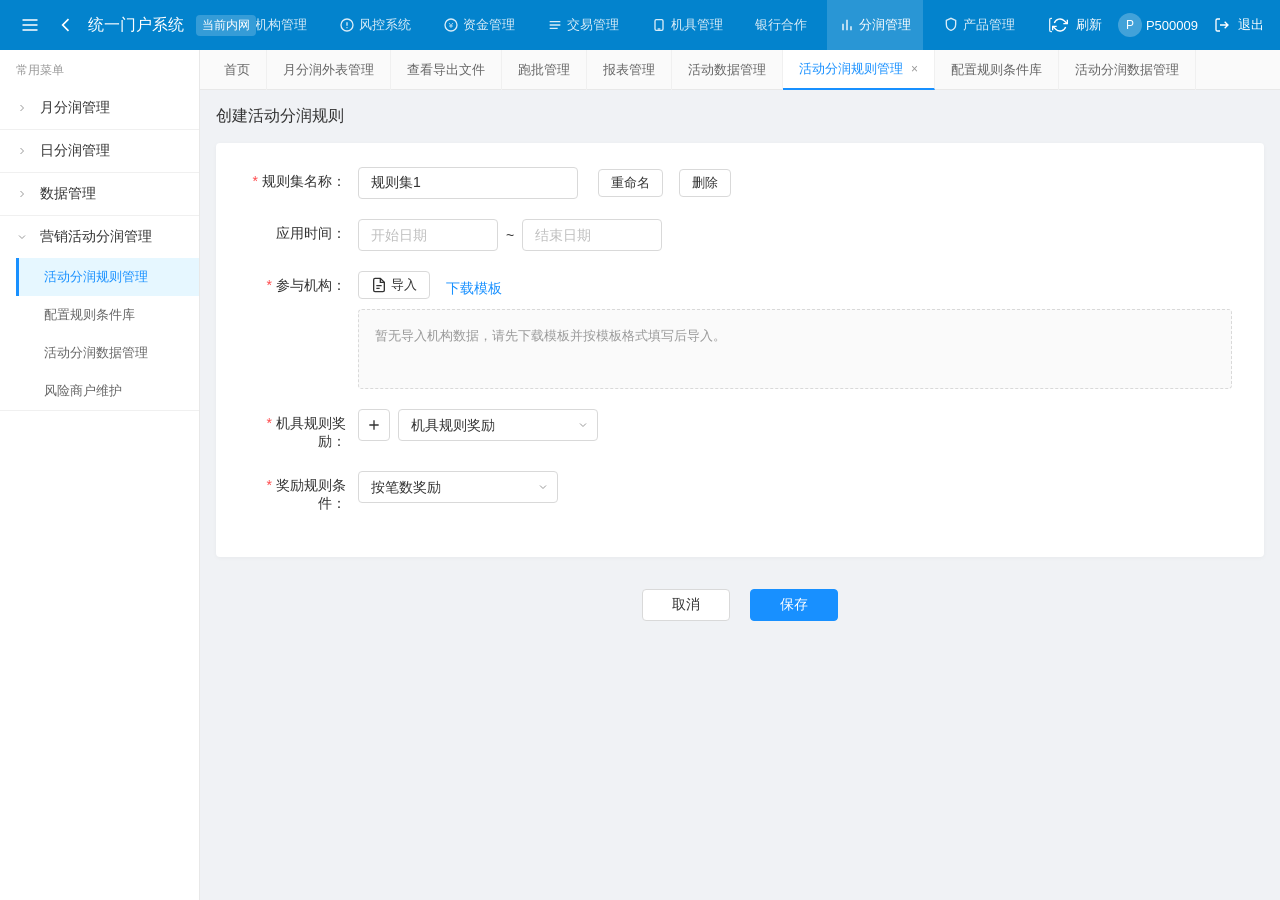
<file: rule-set-create.html>
<!DOCTYPE html>
<html lang="zh-CN">
<head>
  <meta charset="UTF-8">
  <meta name="viewport" content="width=device-width, initial-scale=1.0">
  <title>统一门户系统 - 活动分润规则管理</title>
  <style>
    :root { --primary:#0383cd; --primary-light:#1890ff; --bg:#f0f2f5; --card:#fff; --border:#d9d9d9; --text:#333; --text2:#666; --text3:#999; --danger:#ff4d4f; --radius:4px; }
    * { box-sizing:border-box; }
    body { margin:0; font-family:-apple-system,BlinkMacSystemFont,"Segoe UI","PingFang SC","Microsoft YaHei",sans-serif; font-size:14px; color:var(--text); background:var(--bg); min-height:100vh; }
    .icon { width:16px;height:16px;fill:currentColor;vertical-align:middle;margin-right:4px; }
    .top-bar { height:50px;background:var(--primary);color:#fff;display:flex;align-items:center;justify-content:space-between;padding:0 16px;position:fixed;top:0;left:0;right:0;z-index:100; }
    .top-left { display:flex;align-items:center;gap:12px;flex-shrink:0; }
    .menu-toggle { background:none;border:none;color:#fff;cursor:pointer;padding:4px;display:flex;align-items:center; }
    .menu-toggle .icon, .back-arrow .icon { width:20px;height:20px;margin:0; }
    .back-arrow { display:flex;align-items:center;cursor:pointer; }
    .portal-title { font-size:16px;font-weight:500; }
    .env-tag { font-size:12px;color:#fff;background:rgba(255,255,255,0.2);padding:2px 6px;border-radius:var(--radius); }
    .top-nav { display:flex;align-items:center;gap:8px;overflow-x:auto;flex:1;justify-content:center;padding:0 16px; }
    .top-nav a { color:rgba(255,255,255,0.85);text-decoration:none;padding:0 12px;height:50px;display:flex;align-items:center;white-space:nowrap;font-size:13px; }
    .top-nav a.active { color:#fff;background:rgba(255,255,255,0.15);font-weight:500; }
    .nav-right { display:flex;align-items:center;gap:16px;flex-shrink:0; }
    .nav-right a { color:#fff;text-decoration:none;font-size:13px;display:flex;align-items:center;gap:4px; }
    .user-avatar { width:24px;height:24px;border-radius:50%;background:rgba(255,255,255,0.25);display:inline-flex;align-items:center;justify-content:center;font-size:12px; }
    .main-layout { display:flex;padding-top:50px;min-height:100vh; }
    .side-menu { width:200px;background:#fff;border-right:1px solid #e8e8e8;flex-shrink:0; }
    .menu-label { padding:12px 16px 8px;color:var(--text3);font-size:12px; }
    .menu-group { border-bottom:1px solid #f0f0f0; }
    .menu-title { padding:12px 16px;color:var(--text);cursor:pointer;display:flex;align-items:center;gap:8px;font-size:14px; }
    .menu-title .arrow { width:12px;height:12px;color:var(--text3);transition:transform .2s; }
    .menu-group.open .menu-title .arrow { transform:rotate(90deg); }
    .sub-menu { display:none;padding-left:16px; }
    .menu-group.open .sub-menu { display:block; }
    .sub-menu a { display:block;padding:10px 16px 10px 28px;color:var(--text2);text-decoration:none;font-size:13px;position:relative; }
    .sub-menu a.active, .sub-menu a:hover { color:var(--primary-light);background:#e6f7ff; }
    .sub-menu a.active::before { content:'';position:absolute;left:0;top:0;bottom:0;width:3px;background:var(--primary-light); }
    .main-content { flex:1;min-width:0;display:flex;flex-direction:column; }
    .tabs-bar { background:#fafafa;border-bottom:1px solid #e8e8e8;display:flex;align-items:center;padding:0 8px;height:40px;flex-shrink:0; }
    .tab-item { padding:0 16px;height:40px;display:flex;align-items:center;color:var(--text2);font-size:13px;cursor:pointer;border-right:1px solid #f0f0f0;position:relative;white-space:nowrap; }
    .tab-item.active { color:var(--primary-light);background:#fff;border-bottom:2px solid var(--primary-light); }
    .tab-item .close { margin-left:8px;color:var(--text3);font-size:12px; }
    .tab-item .close:hover { color:var(--danger); }
    .content-area { flex:1;padding:16px;overflow-y:auto; }
    .page-title { font-size:16px;font-weight:500;margin:0 0 16px; }
    .form-card { background:var(--card);border-radius:var(--radius);padding:24px 32px;box-shadow:0 1px 4px rgba(0,0,0,0.04); }
    .form-item { display:flex;align-items:flex-start;margin-bottom:20px; }
    .form-label { width:110px;text-align:right;padding-right:12px;padding-top:6px;color:var(--text);font-size:14px;flex-shrink:0; }
    .form-label .required { color:var(--danger);margin-right:4px; }
    .form-control { flex:1;min-width:0; }
    .form-input { height:32px;padding:0 12px;border:1px solid var(--border);border-radius:var(--radius);font-size:14px;color:var(--text);outline:none; }
    .form-input:focus { border-color:var(--primary-light); }
    .form-input::placeholder { color:#bfbfbf; }
    .input-inline { display:inline-flex;align-items:center;gap:8px; }
    .input-unit { color:var(--text2);font-size:14px; }
    .input-small { width:100px; }
    .date-range { display:inline-flex;align-items:center;gap:8px; }
    .date-range .form-input { width:140px; }
    .btn { height:32px;padding:0 16px;border-radius:var(--radius);border:1px solid var(--border);background:#fff;color:var(--text);font-size:14px;cursor:pointer;display:inline-flex;align-items:center;justify-content:center; }
    .btn:hover { border-color:var(--primary-light);color:var(--primary-light); }
    .btn-primary { background:var(--primary-light);color:#fff;border-color:var(--primary-light); }
    .btn-primary:hover { background:#40a9ff;border-color:#40a9ff;color:#fff; }
    .btn-sm { height:28px;padding:0 12px;font-size:13px; }
    .btn-icon { width:32px;height:32px;padding:0;justify-content:center; }
    .btn-icon .icon { margin:0; }
    .btn+.btn { margin-left:8px; }
    .link { color:var(--primary-light);text-decoration:none;font-size:14px; }
    .upload-zone { border:1px dashed var(--border);border-radius:var(--radius);min-height:80px;padding:16px;background:#fafafa;display:flex;flex-direction:column;gap:8px;margin-top:10px; }
    .upload-tip { color:var(--text3);font-size:13px;margin:0;line-height:1.5; }
    .file-list { display:flex;flex-wrap:wrap;gap:8px; }
    .file-tag { display:inline-flex;align-items:center;gap:6px;padding:4px 10px;background:#f0f5ff;color:var(--primary-light);border:1px solid #d6e4ff;border-radius:var(--radius);font-size:13px; }
    .file-tag .del { cursor:pointer;color:var(--text3); }
    .nested-card { border:1px dashed var(--border);border-radius:var(--radius);padding:20px;background:#fafafa; }
    .radio-group { display:flex;flex-direction:column;gap:12px; }
    .radio { display:inline-flex;align-items:center;gap:8px;cursor:pointer;font-size:14px; }
    .radio input { margin:0; }
    .radio-desc { color:var(--text3);font-size:12px;margin:4px 0 0 24px; }
    .form-select { height:32px;padding:0 28px 0 12px;border:1px solid var(--border);border-radius:var(--radius);background:#fff;font-size:14px;color:var(--text);appearance:none;background-image:url("data:image/svg+xml,%3Csvg xmlns='http://www.w3.org/2000/svg' width='12' height='12' viewBox='0 0 24 24' fill='none' stroke='%23999' stroke-width='2'%3E%3Cpath d='M6 9l6 6 6-6'/%3E%3C/svg%3E");background-repeat:no-repeat;background-position:right 8px center;min-width:200px;cursor:pointer; }
    .form-select:focus { border-color:var(--primary-light);outline:none; }
    .add-row { display:flex;align-items:center;gap:8px; }
    .inline-btns { display:inline-flex;align-items:center;gap:8px;margin-left:12px; }
    .form-actions { display:flex;justify-content:center;gap:12px;margin-top:32px;padding-bottom:24px; }
    .form-actions .btn { min-width:88px; }
    .toast { position:fixed;top:70px;left:50%;transform:translateX(-50%);background:rgba(0,0,0,0.75);color:#fff;padding:10px 20px;border-radius:var(--radius);font-size:14px;z-index:1000;display:none; }
  </style>
</head>
<body>
  <svg width="0" height="0" style="position:absolute;visibility:hidden">
    <defs>
      <symbol id="icon-menu" viewBox="0 0 24 24"><path d="M3 6h18M3 12h18M3 18h18" stroke="currentColor" stroke-width="2" fill="none"/></symbol>
      <symbol id="icon-back" viewBox="0 0 24 24"><path d="M15 19l-7-7 7-7" stroke="currentColor" stroke-width="2" fill="none"/></symbol>
      <symbol id="icon-user" viewBox="0 0 24 24"><circle cx="12" cy="8" r="4" stroke="currentColor" stroke-width="2" fill="none"/><path d="M4 20c0-4 4-6 8-6s8 2 8 6" stroke="currentColor" stroke-width="2" fill="none"/></symbol>
      <symbol id="icon-org" viewBox="0 0 24 24"><circle cx="12" cy="12" r="9" stroke="currentColor" stroke-width="2" fill="none"/><circle cx="12" cy="12" r="3" fill="currentColor"/></symbol>
      <symbol id="icon-risk" viewBox="0 0 24 24"><circle cx="12" cy="12" r="9" stroke="currentColor" stroke-width="2" fill="none"/><path d="M12 8v5" stroke="currentColor" stroke-width="2"/><circle cx="12" cy="16" r="1" fill="currentColor"/></symbol>
      <symbol id="icon-money" viewBox="0 0 24 24"><circle cx="12" cy="12" r="9" stroke="currentColor" stroke-width="2" fill="none"/><text x="12" y="16" text-anchor="middle" font-size="12" fill="currentColor">¥</text></symbol>
      <symbol id="icon-trans" viewBox="0 0 24 24"><path d="M4 7h16M4 12h16M4 17h12" stroke="currentColor" stroke-width="2" fill="none"/></symbol>
      <symbol id="icon-device" viewBox="0 0 24 24"><rect x="6" y="4" width="12" height="16" rx="2" stroke="currentColor" stroke-width="2" fill="none"/><path d="M10 18h4" stroke="currentColor" stroke-width="2"/></symbol>
      <symbol id="icon-profit" viewBox="0 0 24 24"><path d="M6 20V10M12 20V4M18 20v-6" stroke="currentColor" stroke-width="2" fill="none"/></symbol>
      <symbol id="icon-product" viewBox="0 0 24 24"><path d="M5 5l7-3 7 3v6c0 5-3 8-7 9-4-1-7-4-7-9V5z" stroke="currentColor" stroke-width="2" fill="none"/></symbol>
      <symbol id="icon-file" viewBox="0 0 24 24"><path d="M14 2H6a2 2 0 00-2 2v16a2 2 0 002 2h12a2 2 0 002-2V8z" stroke="currentColor" stroke-width="2" fill="none"/><path d="M14 2v6h6M8 13h8M8 17h5" stroke="currentColor" stroke-width="2" fill="none"/></symbol>
      <symbol id="icon-refresh" viewBox="0 0 24 24"><path d="M23 4v6h-6M1 20v-6h6" stroke="currentColor" stroke-width="2" fill="none"/><path d="M3.51 9a9 9 0 0114.85-3.36L23 10M1 14l4.64 4.36A9 9 0 0020.49 15" stroke="currentColor" stroke-width="2" fill="none"/></symbol>
      <symbol id="icon-exit" viewBox="0 0 24 24"><path d="M9 21H5a2 2 0 01-2-2V5a2 2 0 012-2h4M16 17l5-5-5-5M21 12H9" stroke="currentColor" stroke-width="2" fill="none"/></symbol>
      <symbol id="icon-arrow-right" viewBox="0 0 24 24"><path d="M9 18l6-6-6-6" stroke="currentColor" stroke-width="2" fill="none"/></symbol>
      <symbol id="icon-list" viewBox="0 0 24 24"><path d="M8 6h13M8 12h13M8 18h13M3 6h.01M3 12h.01M3 18h.01" stroke="currentColor" stroke-width="2" fill="none"/></symbol>
      <symbol id="icon-tag" viewBox="0 0 24 24"><path d="M20.59 13.41l-7.17 7.17a2 2 0 01-2.83 0L2 12V2h10l8.59 8.59a2 2 0 010 2.82zM7 7h.01" stroke="currentColor" stroke-width="2" fill="none"/></symbol>
      <symbol id="icon-close" viewBox="0 0 24 24"><path d="M18 6L6 18M6 6l12 12" stroke="currentColor" stroke-width="2" fill="none"/></symbol>
      <symbol id="icon-plus" viewBox="0 0 24 24"><path d="M12 5v14M5 12h14" stroke="currentColor" stroke-width="2" fill="none"/></symbol>
    </defs>
  </svg>

  <header class="top-bar">
    <div class="top-left">
      <button class="menu-toggle"><svg class="icon"><use href="#icon-menu"/></svg></button>
      <span class="back-arrow"><svg class="icon"><use href="#icon-back"/></svg></span>
      <span class="portal-title">统一门户系统</span>
      <span class="env-tag">当前内网</span>
    </div>
    <nav class="top-nav">
      <a href="#"><svg class="icon"><use href="#icon-user"/></svg>用户管理</a>
      <a href="#"><svg class="icon"><use href="#icon-org"/></svg>机构管理</a>
      <a href="#"><svg class="icon"><use href="#icon-risk"/></svg>风控系统</a>
      <a href="#"><svg class="icon"><use href="#icon-money"/></svg>资金管理</a>
      <a href="#"><svg class="icon"><use href="#icon-trans"/></svg>交易管理</a>
      <a href="#"><svg class="icon"><use href="#icon-device"/></svg>机具管理</a>
      <a href="#">银行合作</a>
      <a href="#" class="active"><svg class="icon"><use href="#icon-profit"/></svg>分润管理</a>
      <a href="#"><svg class="icon"><use href="#icon-product"/></svg>产品管理</a>
      <a href="#"><svg class="icon"><use href="#icon-file"/></svg>档案系统</a>
      <a href="#">更多</a>
    </nav>
    <div class="nav-right">
      <a href="#"><svg class="icon"><use href="#icon-refresh"/></svg>刷新</a>
      <a href="#"><span class="user-avatar">P</span>P500009</a>
      <a href="#"><svg class="icon"><use href="#icon-exit"/></svg>退出</a>
    </div>
  </header>

  <div class="main-layout">
    <aside class="side-menu">
      <div class="menu-label">常用菜单</div>
      <div class="menu-group"><div class="menu-title"><svg class="icon arrow"><use href="#icon-arrow-right"/></svg>月分润管理</div></div>
      <div class="menu-group"><div class="menu-title"><svg class="icon arrow"><use href="#icon-arrow-right"/></svg>日分润管理</div></div>
      <div class="menu-group"><div class="menu-title"><svg class="icon arrow"><use href="#icon-arrow-right"/></svg>数据管理</div></div>
      <div class="menu-group open">
        <div class="menu-title"><svg class="icon arrow"><use href="#icon-arrow-right"/></svg>营销活动分润管理</div>
        <div class="sub-menu">
          <a href="rule-management.html" class="active">活动分润规则管理</a>
          <a href="rule-condition-lib.html">配置规则条件库</a>
          <a href="activity-profit-data.html">活动分润数据管理</a>
          <a href="#">风险商户维护</a>
        </div>
      </div>
    </aside>

    <main class="main-content">
      <div class="tabs-bar">
        <div class="tab-item">首页</div>
        <div class="tab-item">月分润外表管理</div>
        <div class="tab-item">查看导出文件</div>
        <div class="tab-item">跑批管理</div>
        <div class="tab-item">报表管理</div>
        <div class="tab-item">活动数据管理</div>
        <div class="tab-item active">活动分润规则管理<span class="close">×</span></div>
        <div class="tab-item">配置规则条件库</div>
        <div class="tab-item">活动分润数据管理</div>
      </div>

      <div class="content-area">
        <h2 class="page-title">创建活动分润规则</h2>
        <div class="form-card">
          <div class="form-item">
            <label class="form-label"><span class="required">*</span>规则集名称：</label>
            <div class="form-control">
              <div class="input-inline">
                <input type="text" class="form-input" id="ruleSetName" value="规则集1" style="width:220px;">
                <span class="inline-btns">
                  <button class="btn btn-sm" id="btnRename">重命名</button>
                  <button class="btn btn-sm" id="btnDelete">删除</button>
                </span>
              </div>
            </div>
          </div>

          <div class="form-item">
            <label class="form-label">应用时间：</label>
            <div class="form-control">
              <div class="date-range">
                <input type="text" class="form-input" placeholder="开始日期">
                <span>~</span>
                <input type="text" class="form-input" placeholder="结束日期">
              </div>
            </div>
          </div>

          <div class="form-item">
            <label class="form-label"><span class="required">*</span>参与机构：</label>
            <div class="form-control">
              <button class="btn btn-sm" id="btnImportOrg"><svg class="icon"><use href="#icon-file"/></svg>导入</button>
              <a href="#" class="link" style="margin-left:12px;">下载模板</a>
              <div class="upload-zone">
                <p class="upload-tip">暂无导入机构数据，请先下载模板并按模板格式填写后导入。</p>
                <div class="file-list" id="orgFileList"></div>
              </div>
            </div>
          </div>

          <div class="form-item">
            <label class="form-label"><span class="required">*</span>机具规则奖励：</label>
            <div class="form-control">
              <div class="add-row">
                <button class="btn btn-icon" id="btnAddRule" title="添加"><svg class="icon"><use href="#icon-plus"/></svg></button>
                <select class="form-select" id="selectRuleReward">
                  <option value="">请选择</option>
                  <option value="device" selected>机具规则奖励</option>
                  <option value="2026">2026年机具奖励规则</option>
                </select>
              </div>
            </div>
          </div>

          <div class="form-item">
            <label class="form-label"><span class="required">*</span>奖励规则条件：</label>
            <div class="form-control">
              <select class="form-select" id="selectRuleCondition">
                <option value="">请选择</option>
                <option value="count" selected>按笔数奖励</option>
                <option value="amount">按金额奖励</option>
              </select>
            </div>
          </div>

        </div>

        <div class="form-actions">
          <button class="btn" id="btnCancel">取消</button>
          <button class="btn btn-primary" id="btnSave">保存</button>
        </div>
      </div>
    </main>
  </div>
  <div class="toast" id="toast"></div>

  <script>
    const $ = id => document.getElementById(id);
    const toast = msg => { const t=$('toast'); t.textContent=msg; t.style.display='block'; setTimeout(()=>t.style.display='none',2000); };
    $('btnRename').addEventListener('click', ()=>{ const name=$('ruleSetName').value.trim(); if(!name) return toast('规则集名称不能为空'); document.querySelector('.page-title').textContent=name; toast('重命名成功'); });
    $('btnDelete').addEventListener('click', ()=>{ if(confirm('确认删除当前规则集？')) toast('已删除（演示）'); });
    $('btnImportOrg').addEventListener('click', ()=>{
      const list=$('orgFileList');
      if(!list.querySelector('.file-tag')){
        list.innerHTML='<span class="file-tag">参与机构清单.xlsx <span class="del">×</span></span>';
        document.querySelector('.upload-tip').textContent='已导入机构数据：';
        toast('机构导入成功');
      } else { toast('已存在导入文件'); }
    });
    $('orgFileList').addEventListener('click', e=>{ if(e.target.classList.contains('del')){ e.target.parentElement.remove(); document.querySelector('.upload-tip').textContent='暂无导入机构数据，请先下载模板并按模板格式填写后导入。'; toast('已移除'); } });
    $('btnAddRule').addEventListener('click', ()=>{ toast('已添加：' + ($('selectRuleReward').selectedOptions[0].text || '请选择')); });
    $('btnCancel').addEventListener('click', ()=>{ if(confirm('确认取消？未保存内容将丢失。')) toast('已取消'); });
    $('btnSave').addEventListener('click', ()=>{ toast('保存成功'); });
  </script>
</body>
</html>
</file>
<file: css/style.css>
* {
  box-sizing: border-box;
}

body {
  margin: 0;
  font-family: -apple-system, BlinkMacSystemFont, "Segoe UI", "PingFang SC", "Microsoft YaHei", sans-serif;
  font-size: 14px;
  color: #333;
  background: #f0f2f5;
  min-height: 100vh;
  overflow-x: hidden;
}

a {
  color: #0383cd;
  text-decoration: none;
}

a:hover {
  opacity: 0.85;
}

button {
  font-family: inherit;
}

/* 图标 */
.icon {
  width: 16px;
  height: 16px;
  fill: currentColor;
  vertical-align: middle;
  margin-right: 4px;
}

/* 顶部导航 */
.top-bar {
  height: 50px;
  background: #0383cd;
  color: #fff;
  display: flex;
  align-items: center;
  justify-content: space-between;
  padding: 0 16px;
  position: fixed;
  top: 0;
  left: 0;
  right: 0;
  z-index: 100;
}

.top-left {
  display: flex;
  align-items: center;
  gap: 12px;
  flex-shrink: 0;
}

.menu-toggle {
  background: none;
  border: none;
  color: #fff;
  cursor: pointer;
  padding: 4px;
  display: flex;
  align-items: center;
}

.menu-toggle .icon {
  width: 20px;
  height: 20px;
  margin: 0;
}

.back-arrow {
  display: flex;
  align-items: center;
  cursor: pointer;
}

.back-arrow .icon {
  width: 18px;
  height: 18px;
  margin: 0;
}

.portal-title {
  font-size: 16px;
  font-weight: 500;
}

.env-tag {
  font-size: 12px;
  color: #fff;
  background: rgba(255, 255, 255, 0.2);
  padding: 2px 6px;
  border-radius: 4px;
}

.top-nav {
  display: flex;
  align-items: center;
  gap: 4px;
  flex: 1;
  justify-content: center;
  overflow: hidden;
}

.top-nav a {
  color: #fff;
  opacity: 0.85;
  padding: 6px 10px;
  border-radius: 4px;
  display: flex;
  align-items: center;
  white-space: nowrap;
  font-size: 13px;
}

.top-nav a.active,
.top-nav a:hover {
  opacity: 1;
  background: rgba(255, 255, 255, 0.15);
}

.top-nav a.disabled {
  opacity: 0.5;
  cursor: default;
}

.top-nav a .icon {
  width: 14px;
  height: 14px;
  margin-right: 4px;
}

.nav-right {
  display: flex;
  align-items: center;
  gap: 12px;
  flex-shrink: 0;
}

.nav-right a {
  color: #fff;
  opacity: 0.9;
  display: flex;
  align-items: center;
  font-size: 13px;
}

.nav-right a:hover {
  opacity: 1;
}

.nav-right a .icon {
  width: 14px;
  height: 14px;
  margin-right: 4px;
}

.user-avatar {
  width: 22px;
  height: 22px;
  border-radius: 50%;
  background: #fff;
  color: #0383cd;
  display: inline-flex;
  align-items: center;
  justify-content: center;
  font-size: 12px;
  font-weight: 500;
  margin-right: 6px;
}

/* 主体布局 */
.main-layout {
  display: flex;
  padding-top: 50px;
  min-height: 100vh;
}

/* 左侧菜单 */
.side-menu {
  width: 210px;
  background: #fff;
  border-right: 1px solid #e8e8e8;
  flex-shrink: 0;
  padding: 12px 0;
  position: fixed;
  top: 50px;
  bottom: 0;
  left: 0;
  overflow-y: auto;
}

.menu-group {
  margin-bottom: 4px;
}

.menu-title {
  display: flex;
  align-items: center;
  padding: 10px 16px;
  color: #333;
  font-weight: 500;
  cursor: pointer;
  user-select: none;
}

.menu-title .icon {
  width: 14px;
  height: 14px;
  margin-right: 8px;
  color: #666;
}

.sub-menu {
  display: none;
  padding-left: 12px;
}

.menu-group.open > .sub-menu {
  display: block;
}

.sub-menu a {
  display: block;
  padding: 8px 16px 8px 36px;
  color: #333;
  font-size: 13px;
  border-left: 3px solid transparent;
}

.sub-menu a:hover,
.sub-menu a.active {
  color: #0383cd;
  background: #e6f7ff;
  border-left-color: #0383cd;
}

/* 内容区 */
.content-area {
  flex: 1;
  margin-left: 210px;
  padding: 12px 16px 24px;
  min-width: 0;
}

/* Tab 栏 */
.tabs-bar {
  display: flex;
  gap: 4px;
  margin-bottom: 12px;
  border-bottom: 1px solid #e8e8e8;
}

.tab {
  padding: 8px 16px;
  background: #fafafa;
  border: 1px solid #e8e8e8;
  border-bottom: none;
  border-radius: 4px 4px 0 0;
  cursor: pointer;
  display: flex;
  align-items: center;
  gap: 8px;
  font-size: 13px;
  color: #666;
}

.tab.active {
  background: #fff;
  color: #0383cd;
  border-top: 2px solid #0383cd;
  margin-bottom: -1px;
  padding-bottom: 9px;
}

.tab-close {
  font-size: 16px;
  line-height: 1;
  color: #999;
}

.tab-close:hover {
  color: #666;
}

/* 页面 */
.page.hidden {
  display: none;
}

.breadcrumb {
  font-size: 12px;
  color: #666;
  margin-bottom: 12px;
}

.page-title {
  font-size: 18px;
  font-weight: 600;
  color: #1a1a1a;
  margin: 0 0 16px;
}

/* 搜索区 */
.search-section {
  background: #fff;
  border: 1px solid #e8e8e8;
  border-radius: 4px;
  padding: 16px;
  margin-bottom: 16px;
}

.search-row {
  display: flex;
  flex-wrap: wrap;
  gap: 16px 24px;
  margin-bottom: 16px;
}

.search-item {
  display: flex;
  align-items: center;
  gap: 8px;
}

.search-item label {
  color: #333;
  font-size: 13px;
  white-space: nowrap;
}

.page-toolbar {
  display: flex;
  align-items: center;
  justify-content: space-between;
  margin-bottom: 12px;
  gap: 12px;
}

.toolbar-left {
  display: flex;
  align-items: center;
  gap: 8px;
}

.search-actions {
  display: flex;
  justify-content: flex-end;
  gap: 8px;
  flex-wrap: wrap;
}

.search-actions .btn {
  white-space: nowrap;
}

/* 表单元素 */
.form-input,
.form-select,
.form-textarea {
  height: 32px;
  padding: 0 10px;
  border: 1px solid #d9d9d9;
  border-radius: 4px;
  font-size: 13px;
  outline: none;
  transition: border-color 0.2s;
  min-width: 160px;
}

.form-input:focus,
.form-select:focus,
.form-textarea:focus {
  border-color: #0383cd;
}

.form-textarea {
  height: auto;
  padding: 8px 10px;
  min-width: 320px;
  resize: vertical;
}

.form-select {
  appearance: auto;
  background: #fff;
}

.form-input.disabled,
.form-input[disabled] {
  background: #f5f5f5;
  color: #666;
}

.date-range {
  display: flex;
  align-items: center;
  gap: 8px;
}

.date-range .form-input {
  min-width: 130px;
}

.input-unit {
  display: flex;
  align-items: center;
  gap: 8px;
}

.input-unit .form-input {
  width: 80px;
  min-width: 80px;
}

/* 按钮 */
.btn {
  height: 32px;
  padding: 0 16px;
  border: none;
  border-radius: 4px;
  font-size: 13px;
  cursor: pointer;
  transition: opacity 0.2s;
  display: inline-flex;
  align-items: center;
  justify-content: center;
}

.btn:hover {
  opacity: 0.85;
}

.btn-primary {
  background: #0383cd;
  color: #fff;
}

.btn-default {
  background: #fff;
  color: #333;
  border: 1px solid #d9d9d9;
}

.btn-warning {
  background: #fa8c16;
  color: #fff;
}

.btn-sm {
  height: 28px;
  padding: 0 12px;
  font-size: 12px;
}

.btn-add-set {
  background: #fff;
  border: 1px dashed #d9d9d9;
  color: #666;
  width: 100%;
  height: 36px;
  border-radius: 4px;
  cursor: pointer;
  display: flex;
  align-items: center;
  justify-content: center;
  gap: 6px;
  margin-top: 16px;
}

.btn-add-set:hover {
  border-color: #0383cd;
  color: #0383cd;
}

.btn-add-set .icon {
  width: 14px;
  height: 14px;
}

/* 表格 */
.table-section {
  background: #fff;
  border: 1px solid #e8e8e8;
  border-radius: 4px;
  padding: 16px;
}

.data-table {
  width: 100%;
  border-collapse: collapse;
  font-size: 13px;
}

.data-table th,
.data-table td {
  padding: 10px 12px;
  border: 1px solid #e8e8e8;
  text-align: center;
  white-space: nowrap;
}

.data-table th {
  background: #fafafa;
  color: #333;
  font-weight: 500;
}

.data-table tr:hover {
  background: #f5f5f5;
}

.data-table .ops a {
  color: #0383cd;
  margin: 0 6px;
}

.data-table.small th,
.data-table.small td {
  padding: 8px 10px;
  font-size: 12px;
}

/* 状态标签 */
.status-tag {
  display: inline-block;
  padding: 2px 8px;
  border-radius: 4px;
  font-size: 12px;
}

.status-tag.success {
  background: #f6ffed;
  color: #52c41a;
  border: 1px solid #b7eb8f;
}

.status-tag.warning {
  background: #fffbe6;
  color: #faad14;
  border: 1px solid #ffe58f;
}

.status-tag.danger {
  background: #fff1f0;
  color: #f5222d;
  border: 1px solid #ffa39e;
}

.status-tag.info {
  background: #f0f5ff;
  color: #2f54eb;
  border: 1px solid #adc6ff;
}

/* 分页 */
.pagination {
  display: flex;
  justify-content: flex-end;
  align-items: center;
  gap: 8px;
  margin-top: 16px;
  font-size: 13px;
  color: #666;
}

.page-btn {
  min-width: 28px;
  height: 28px;
  padding: 0 8px;
  border: 1px solid #d9d9d9;
  background: #fff;
  border-radius: 4px;
  cursor: pointer;
  font-size: 13px;
}

.page-btn:disabled {
  color: #bbb;
  cursor: not-allowed;
}

.page-btn.active {
  background: #0383cd;
  color: #fff;
  border-color: #0383cd;
}

/* 表单卡片 */
.form-card {
  background: #fff;
  border: 1px solid #e8e8e8;
  border-radius: 4px;
  padding: 20px 24px;
  margin-bottom: 16px;
}

.section-title {
  font-size: 15px;
  font-weight: 600;
  color: #1a1a1a;
  margin-bottom: 16px;
  padding-bottom: 10px;
  border-bottom: 1px solid #f0f0f0;
}

.form-row {
  display: flex;
  flex-wrap: wrap;
  gap: 16px 24px;
  margin-bottom: 16px;
}

.form-item {
  display: flex;
  flex-direction: column;
  gap: 6px;
}

.form-hint {
  font-size: 12px;
  color: #888;
  margin: 0;
  line-height: 1.5;
}

.form-item.required > label::before {
  content: "*";
  color: #f5222d;
  margin-right: 4px;
}

.form-item label {
  font-size: 13px;
  color: #333;
}

.form-actions {
  display: flex;
  justify-content: center;
  gap: 12px;
  margin-top: 24px;
}

.form-actions .btn {
  min-width: 88px;
}

/* 规则集 */
.rule-set {
  border: 1px solid #e8e8e8;
  border-radius: 4px;
  margin-bottom: 12px;
}

.rule-set-header {
  display: flex;
  align-items: center;
  gap: 8px;
  padding: 12px 16px;
  background: #fafafa;
  border-bottom: 1px solid #e8e8e8;
  font-weight: 500;
}

.rule-set-header .icon {
  width: 12px;
  height: 12px;
  color: #666;
}

.rule-action {
  font-size: 12px;
  margin-left: 8px;
}

.rule-set-body {
  padding: 16px;
}

.file-ops {
  display: flex;
  align-items: center;
  gap: 12px;
}

.link-download {
  font-size: 13px;
}

.sn-preview {
  margin: -8px 0 16px 0;
  padding: 12px;
  background: #fafafa;
  border: 1px solid #e8e8e8;
  border-radius: 4px;
}

.preview-info {
  font-size: 13px;
  color: #666;
  margin-bottom: 8px;
}

/* 单选/复选 */
.radio-group,
.checkbox-group {
  display: flex;
  flex-direction: column;
  gap: 8px;
}

.radio,
.checkbox {
  display: flex;
  align-items: center;
  gap: 6px;
  font-size: 13px;
  cursor: pointer;
}

/* 弹窗 */
.modal {
  position: fixed;
  inset: 0;
  z-index: 200;
  display: flex;
  align-items: center;
  justify-content: center;
}

.modal.hidden {
  display: none;
}

.modal-mask {
  position: absolute;
  inset: 0;
  background: rgba(0, 0, 0, 0.45);
}

.modal-content {
  position: relative;
  background: #fff;
  border-radius: 4px;
  width: 520px;
  max-width: 92%;
  max-height: 86vh;
  overflow-y: auto;
  box-shadow: 0 4px 12px rgba(0, 0, 0, 0.15);
}

.modal-header {
  display: flex;
  align-items: center;
  justify-content: space-between;
  padding: 14px 20px;
  border-bottom: 1px solid #e8e8e8;
}

.modal-header h3 {
  margin: 0;
  font-size: 16px;
  font-weight: 500;
}

.modal-close {
  font-size: 20px;
  color: #999;
  cursor: pointer;
}

.modal-close:hover {
  color: #666;
}

.modal-body {
  padding: 20px;
}

.modal-body .form-item {
  margin-bottom: 16px;
}

.modal-body .form-item:last-child {
  margin-bottom: 0;
}

.modal-footer {
  display: flex;
  justify-content: center;
  gap: 12px;
  padding: 12px 20px 20px;
}

.modal-footer .btn {
  min-width: 80px;
}

/* Toast */
.toast {
  position: fixed;
  top: 50%;
  left: 50%;
  transform: translate(-50%, -50%);
  background: rgba(0, 0, 0, 0.75);
  color: #fff;
  padding: 12px 24px;
  border-radius: 6px;
  font-size: 14px;
  opacity: 0;
  pointer-events: none;
  transition: opacity 0.3s;
  z-index: 300;
}

.toast.show {
  opacity: 1;
}
</file>
